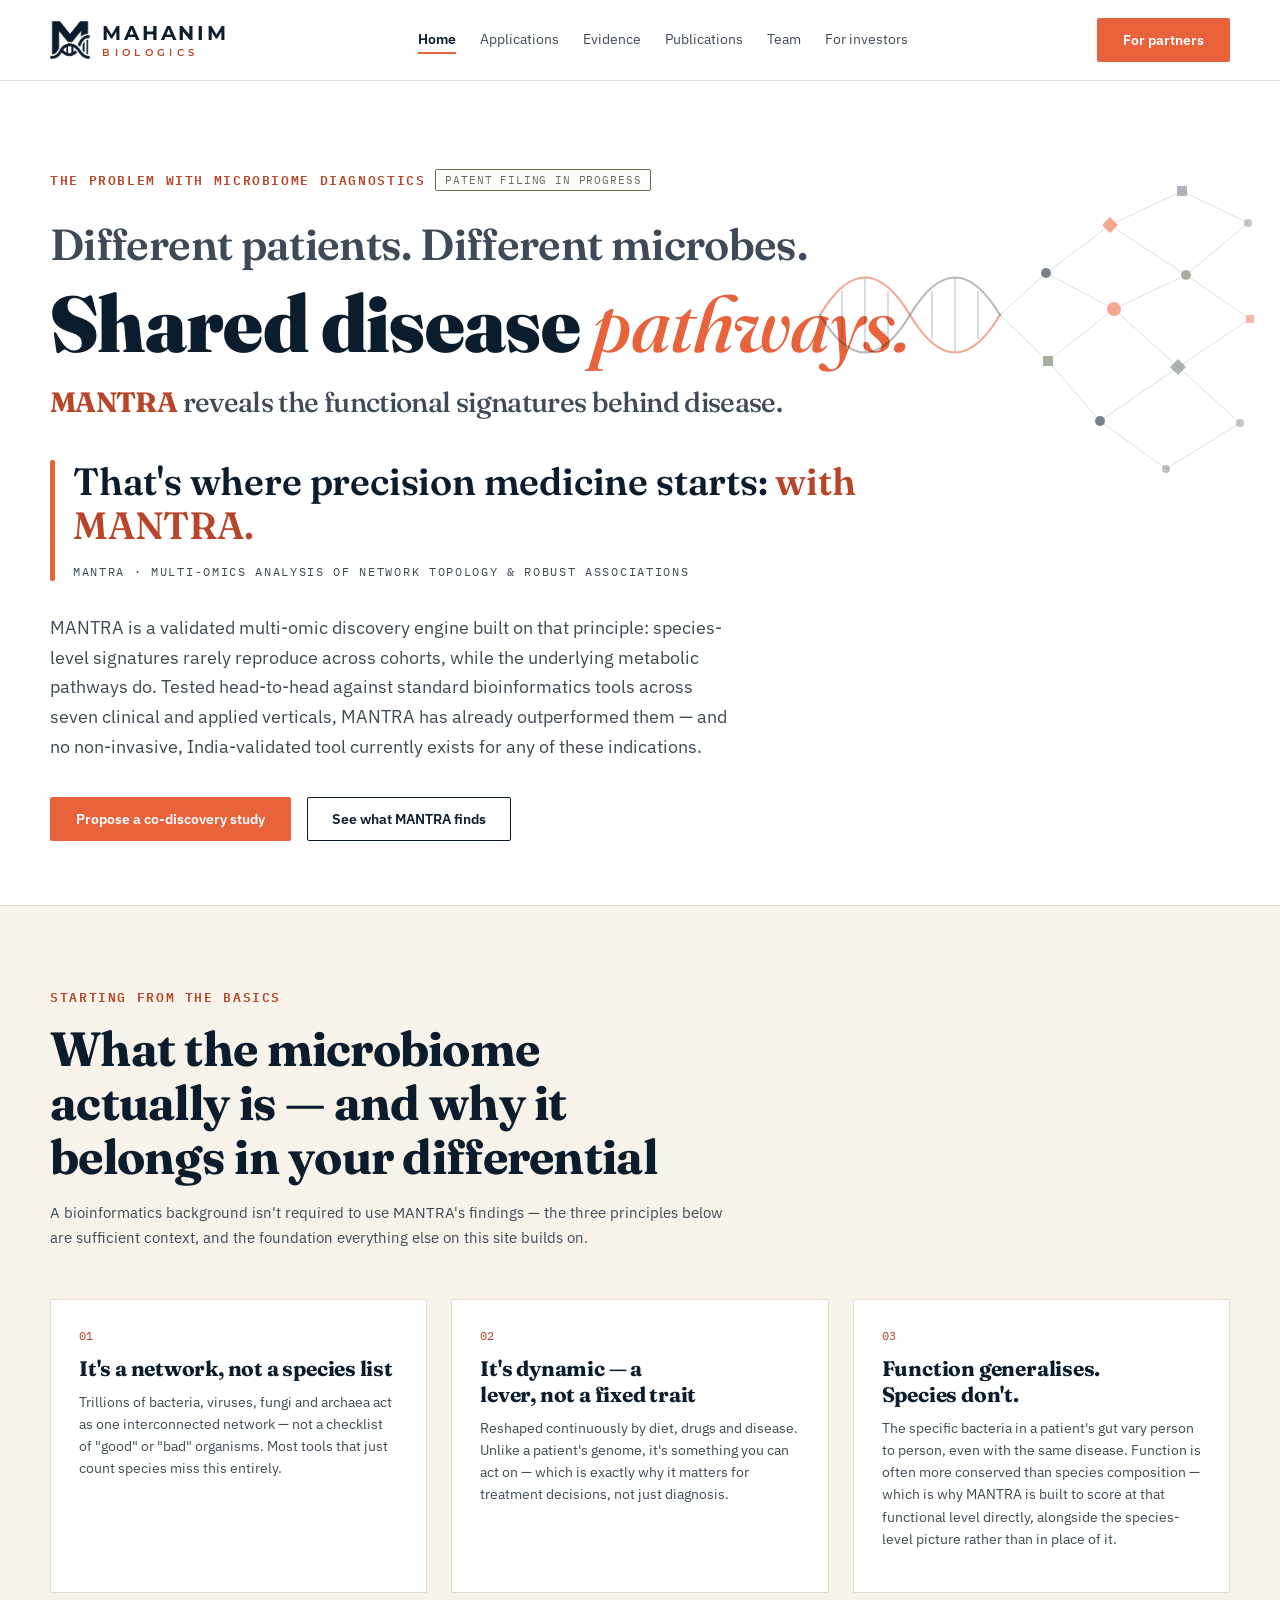
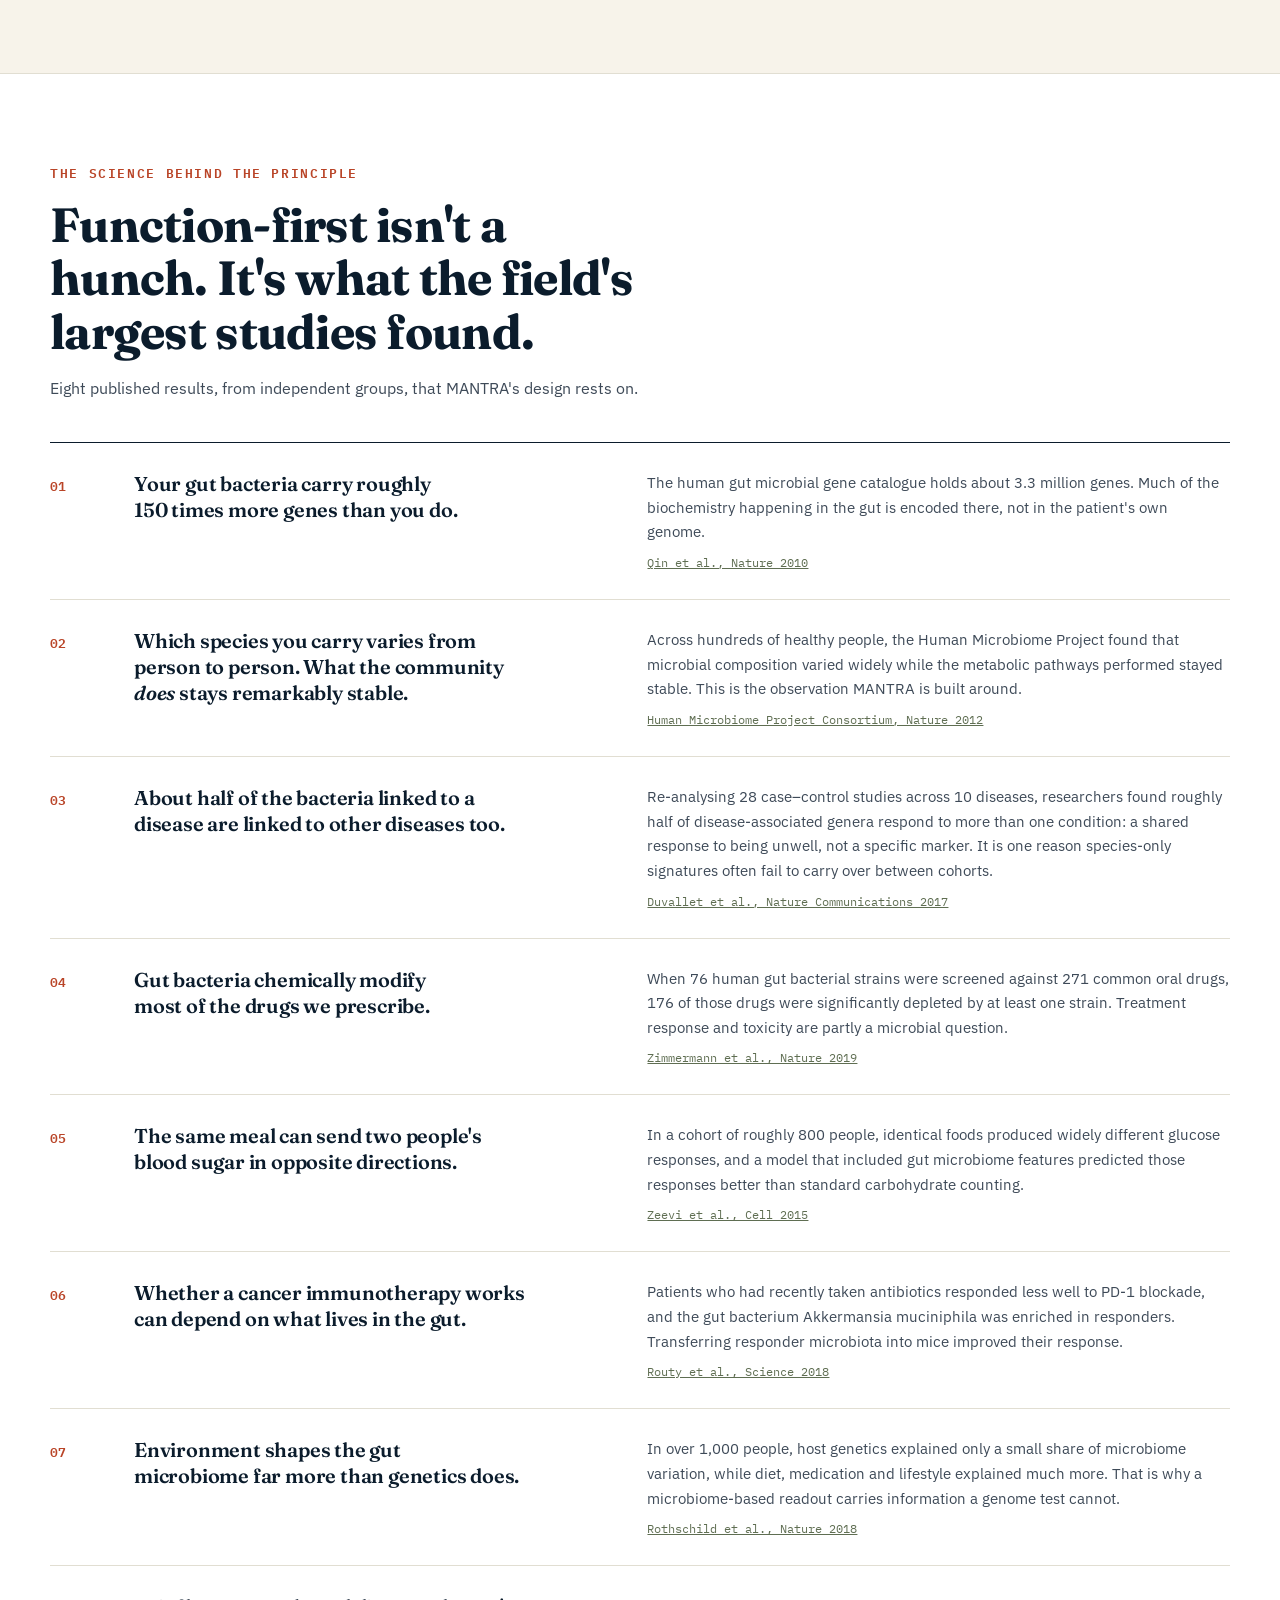
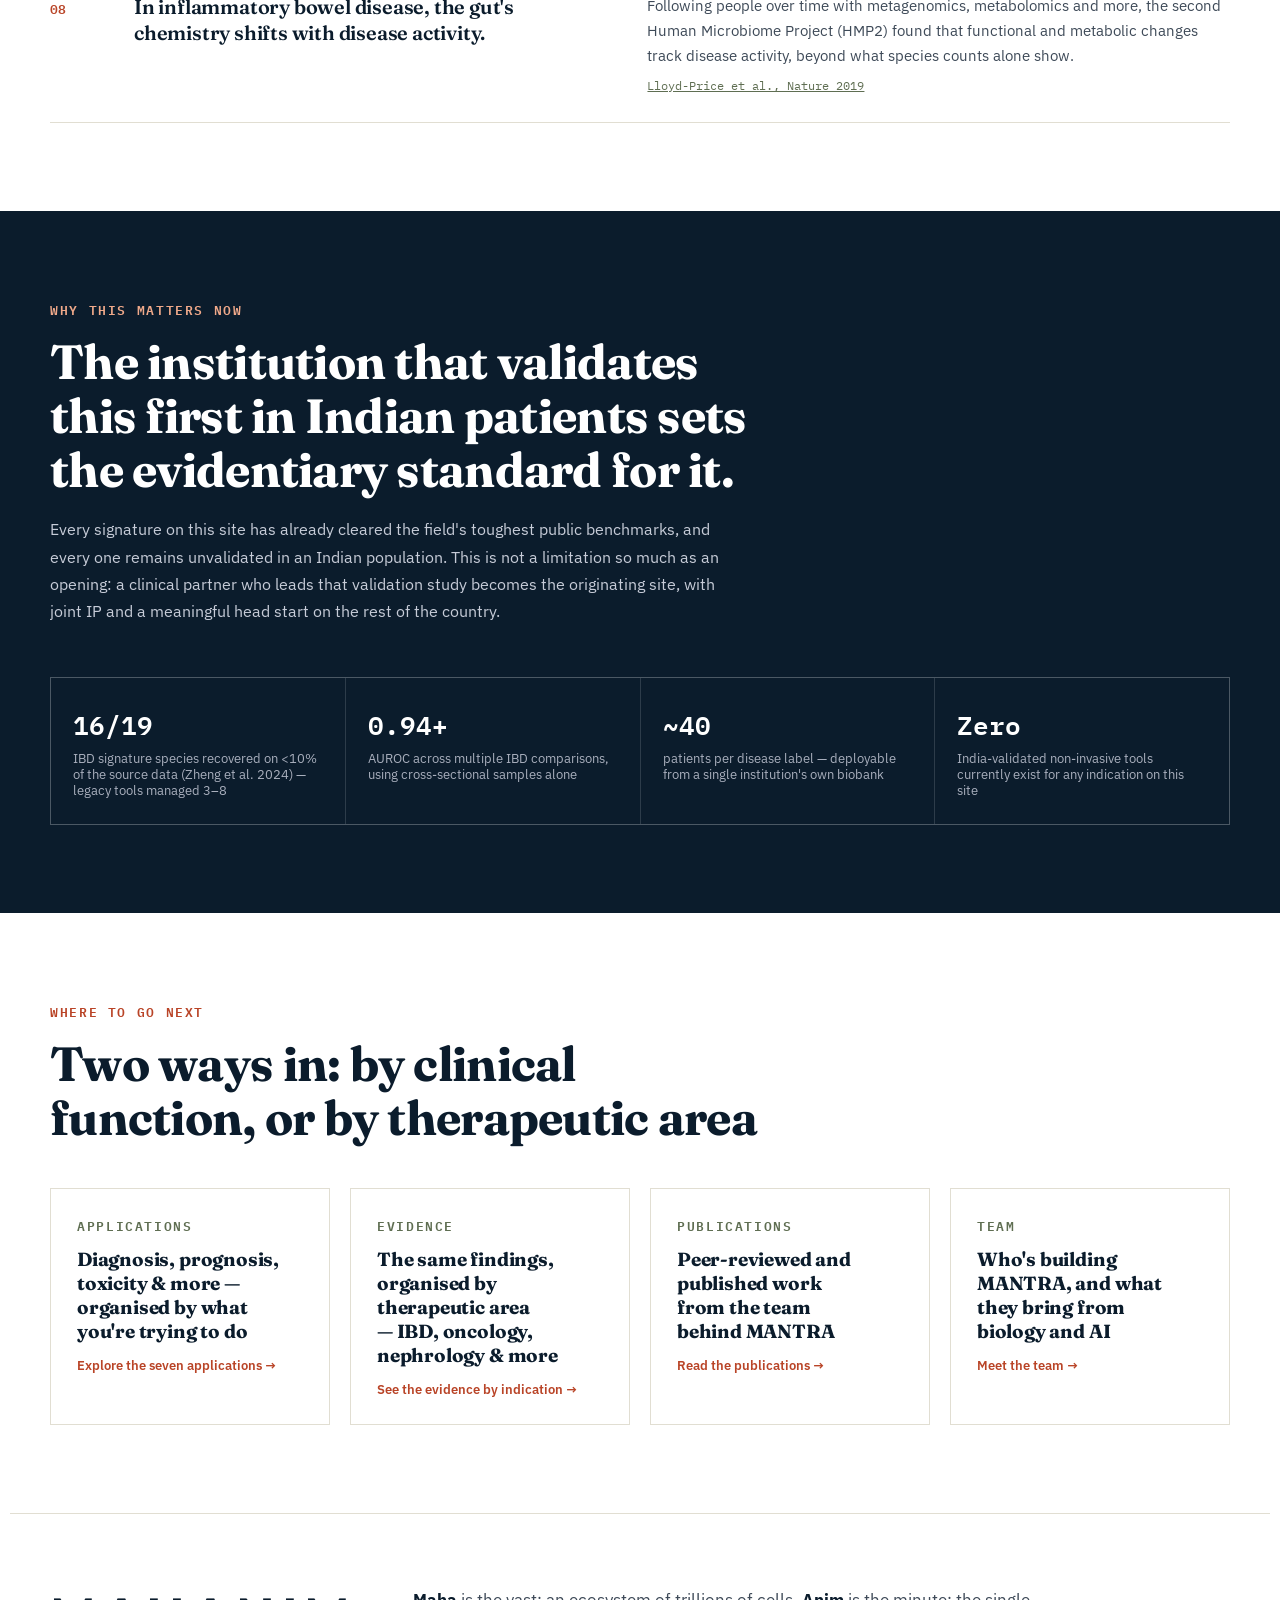
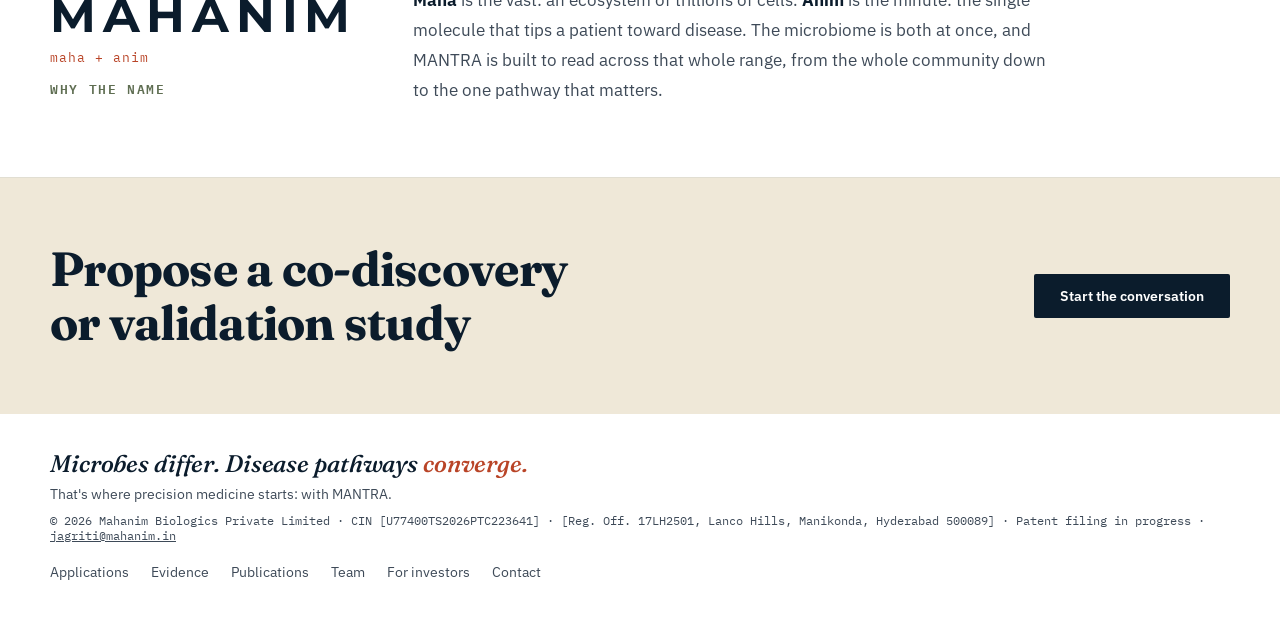
<file: index.html>
<!doctype html>
<html lang="en">
<head>
<meta charset="utf-8">
<meta name="viewport" content="width=device-width, initial-scale=1">
<meta name="description" content="Mahanim Biologics builds MANTRA, a multi-omic discovery engine that finds the functional microbiome signatures behind disease.">
<title>Mahanim Biologics — Microbes differ. Disease pathways converge.</title>
<link rel="icon" type="image/png" href="./assets/mahanim-icon.png">

<link rel="stylesheet" href="https://fonts.googleapis.com/css2?family=Fraunces:ital,opsz,wght@0,9..144,400;0,9..144,600;0,9..144,700;0,9..144,900;1,9..144,500&amp;family=Montserrat:wght@500;600;700;800&amp;family=IBM+Plex+Sans:wght@400;500;600;700&amp;family=IBM+Plex+Mono:wght@400;500;600&amp;display=swap">
<style>
  :root{
    --ink:#0B1C2C; --ink-soft:#3E4A58; --paper:#FFFFFF; --paper-2:#F7F3EA; --paper-3:#EFE8D8;
    --accent:#E8623C; --accent-deep:#B94427; --sage:#5F6E52; --line:#E1DED2; --line-dark:rgba(255,255,255,0.14);
    --font-display:'Fraunces',Georgia,serif; --font-body:'IBM Plex Sans',system-ui,sans-serif; --font-mono:'IBM Plex Mono',ui-monospace,monospace;
  }
  body{margin:0;background:var(--paper);color:var(--ink);font-family:var(--font-body);}
  a{color:inherit;text-decoration:none;}
  h1,h2,h3{font-family:var(--font-display);font-weight:600;margin:0;letter-spacing:-0.01em;}
  h1{font-weight:800;letter-spacing:-0.02em;}
  h2{line-height:1.15;}
  /* type scale */
  h1:not(.hero-title){font-size:clamp(40px,5.6vw,68px) !important;line-height:1.05 !important;}
  h2{font-size:clamp(30px,3.8vw,48px) !important;line-height:1.12 !important;letter-spacing:-0.015em;}
  .eyebrow{font-size:13px;}
  h1,h2,h3{text-wrap:balance;}
  .wordmark{display:flex;flex-direction:column;line-height:1;}
  .wm-main{font-family:'Montserrat',system-ui,sans-serif;font-weight:700;font-size:20px;letter-spacing:0.14em;color:var(--ink);}
  .wm-sub{font-family:'Montserrat',system-ui,sans-serif;font-weight:600;font-size:9.5px;letter-spacing:0.46em;color:var(--accent-deep);margin-top:5px;}
  .tagline{font-family:var(--font-display);font-style:italic;font-weight:500;letter-spacing:-0.005em;}
  .eyebrow{font-family:var(--font-mono);font-size:12.5px;font-weight:600;letter-spacing:0.13em;text-transform:uppercase;color:var(--accent-deep);}
  .nav-link{font-size:13.5px;color:var(--ink-soft);padding:4px 0;border-bottom:2px solid transparent;}
  .nav-link:hover{color:var(--ink);}
  .nav-active{color:var(--ink);font-weight:600;border-bottom:2px solid var(--accent);}
  .btn-primary{background:var(--accent);color:#fff;font-family:var(--font-body);font-weight:600;font-size:14px;padding:13px 26px;border-radius:2px;display:inline-flex;align-items:center;gap:8px;}
  .btn-primary:hover{background:var(--accent-deep);}
  .btn-dark{background:var(--ink);color:#fff;font-family:var(--font-body);font-weight:600;font-size:14px;padding:13px 26px;border-radius:2px;display:inline-flex;align-items:center;gap:8px;}
  .btn-dark:hover{background:#16293C;}
  .btn-ghost{border:1.5px solid var(--ink);color:var(--ink);font-family:var(--font-body);font-weight:600;font-size:14px;padding:11.5px 24px;border-radius:2px;display:inline-flex;align-items:center;gap:8px;}
  .btn-ghost:hover{border-color:var(--accent);color:var(--accent-deep);}
  .card{border:1px solid var(--line);background:var(--paper);transition:border-color .2s ease, transform .2s ease;}
  .card:hover{border-color:var(--accent);transform:translateY(-2px);}
  .sci-row{display:grid;grid-template-columns:56px 1fr 1.2fr;gap:28px;padding:28px 0;border-bottom:1px solid var(--line);align-items:start;}
  .sci-num{font-family:var(--font-mono);font-size:13px;font-weight:600;color:var(--accent-deep);padding-top:4px;}
  @media (max-width:880px){.sci-row{grid-template-columns:1fr !important;gap:10px !important;}}
  .stat-num{font-family:var(--font-mono);font-weight:600;}
  .tag{font-family:var(--font-mono);font-size:10.5px;letter-spacing:0.08em;text-transform:uppercase;border:1px solid var(--sage);color:var(--sage);border-radius:2px;padding:3px 9px;}
  .footer-link:hover{color:var(--accent) !important;}
  @media (max-width:880px){
    .hide-mobile{display:none !important;}
    .stack-mobile{flex-direction:column !important;}
    .grid-mobile-1{grid-template-columns:1fr !important;}
    .grid-mobile-2{grid-template-columns:1fr 1fr !important;}
    .hero-title{font-size:40px !important;}
    .section-pad{padding-left:24px !important;padding-right:24px !important;}
  }
  .show-mobile{display:none;}
  .mnav{position:relative;}
  .mnav summary{list-style:none;cursor:pointer;font-family:var(--font-body);font-size:14px;font-weight:600;color:var(--ink);padding:0 16px;min-height:44px;border:1px solid var(--line);display:flex;align-items:center;gap:8px;box-sizing:border-box;}
  .mnav summary::-webkit-details-marker{display:none;}
  .mnav[open] summary{border-color:var(--ink);}
  .mnav-panel{position:absolute;right:0;top:calc(100% + 8px);background:#fff;border:1px solid var(--line);min-width:220px;display:flex;flex-direction:column;padding:8px 0;box-shadow:0 10px 28px rgba(11,28,44,0.10);}
  .mnav-panel a{padding:13px 20px;font-size:15px;color:var(--ink);}
  .mnav-panel a:hover{background:var(--paper-2);}
  .mnav-panel .mnav-cta{margin:8px 12px 4px;background:var(--accent);color:#fff;font-weight:600;text-align:center;}
  @media (max-width:880px){ .show-mobile{display:block !important;} }
</style>

</head>
<body>

<div style="width:100%;min-height:100vh;">

  <!-- NAV -->
  <div style="position:sticky;top:0;z-index:50;background:rgba(255,255,255,0.94);backdrop-filter:blur(6px);border-bottom:1px solid var(--line);">
    <div style="max-width:1180px;margin:0 auto;display:flex;align-items:center;justify-content:space-between;padding:18px 40px;" class="section-pad">
      <a href="index.html" style="display:flex;align-items:center;gap:12px;" aria-label="Mahanim Biologics home">
        <img src="./assets/mahanim-mark.png" alt="" style="height:38px;width:auto;display:block;">
        <span class="wordmark"><span class="wm-main">MAHANIM</span><span class="wm-sub">BIOLOGICS</span></span>
      </a>
      <div style="display:flex;align-items:center;gap:24px;" class="hide-mobile">
        <a href="index.html" class="nav-link nav-active">Home</a>
        <a href="applications.html" class="nav-link">Applications</a>
        <a href="evidence.html" class="nav-link">Evidence</a>
        <a href="publications.html" class="nav-link">Publications</a>
        <a href="team.html" class="nav-link">Team</a>
        <a href="investors.html" class="nav-link">For investors</a>
      </div>
      <details class="mnav show-mobile"><summary aria-label="Open site menu"><svg width="18" height="18" viewBox="0 0 24 24" fill="none" stroke="currentColor" stroke-width="2" stroke-linecap="round" aria-hidden="true"><path d="M4 7h16M4 12h16M4 17h16"></path></svg>Menu</summary><div class="mnav-panel"><a href="index.html">Home</a><a href="applications.html">Applications</a><a href="evidence.html">Evidence</a><a href="publications.html">Publications</a><a href="team.html">Team</a><a href="investors.html">For investors</a><a href="contact.html" class="mnav-cta">For partners</a></div></details>
      <a href="contact.html" class="btn-primary hide-mobile">For partners</a>
    </div>
  </div>

  <!-- HERO -->
  <div style="max-width:1180px;margin:0 auto;padding:88px 40px 64px;position:relative;" class="section-pad">
    <svg style="position:absolute;top:24px;right:0;width:460px;height:420px;opacity:0.55;" viewBox="0 0 460 420" fill="none" class="hide-mobile" aria-hidden="true">
      <!-- helix entering from the left, unravelling into a network of microbes (circles), metabolites (squares) and enzymes (diamonds) -->
      <g stroke-width="2.2" stroke-linecap="round">
        <path d="M10,210 C40,160 70,160 100,210 S160,260 190,210" stroke="#E8623C"></path>
        <path d="M10,210 C40,260 70,260 100,210 S160,160 190,210" stroke="#0B1C2C" opacity="0.55"></path>
      </g>
      <g stroke="#0B1C2C" stroke-width="1.4" opacity="0.4">
        <line x1="32" y1="186" x2="32" y2="234"></line><line x1="55" y1="173" x2="55" y2="247"></line><line x1="78" y1="186" x2="78" y2="234"></line>
        <line x1="122" y1="186" x2="122" y2="234"></line><line x1="145" y1="173" x2="145" y2="247"></line><line x1="168" y1="186" x2="168" y2="234"></line>
      </g>
      <g stroke="#0B1C2C" stroke-width="0.8" opacity="0.32">
        <line x1="190" y1="210" x2="236" y2="168"></line><line x1="190" y1="210" x2="238" y2="256"></line>
        <line x1="236" y1="168" x2="300" y2="120"></line><line x1="236" y1="168" x2="304" y2="204"></line><line x1="238" y1="256" x2="304" y2="204"></line>
        <line x1="238" y1="256" x2="290" y2="316"></line><line x1="300" y1="120" x2="372" y2="86"></line><line x1="300" y1="120" x2="376" y2="170"></line>
        <line x1="304" y1="204" x2="376" y2="170"></line><line x1="304" y1="204" x2="368" y2="262"></line><line x1="290" y1="316" x2="368" y2="262"></line>
        <line x1="290" y1="316" x2="356" y2="364"></line><line x1="372" y1="86" x2="438" y2="118"></line><line x1="376" y1="170" x2="438" y2="118"></line>
        <line x1="376" y1="170" x2="440" y2="214"></line><line x1="368" y1="262" x2="440" y2="214"></line><line x1="368" y1="262" x2="430" y2="318"></line><line x1="356" y1="364" x2="430" y2="318"></line>
      </g>
      <circle cx="236" cy="168" r="5" fill="#0B1C2C"></circle>
      <rect x="233" y="251" width="10" height="10" fill="#5F6E52"></rect>
      <path d="M300,112 L308,120 L300,128 L292,120 Z" fill="#E8623C"></path>
      <circle cx="304" cy="204" r="7" fill="#E8623C"></circle>
      <circle cx="290" cy="316" r="5" fill="#0B1C2C"></circle>
      <rect x="367" y="81" width="10" height="10" fill="#0B1C2C" opacity="0.6"></rect>
      <circle cx="376" cy="170" r="5" fill="#5F6E52"></circle>
      <path d="M368,254 L376,262 L368,270 L360,262 Z" fill="#0B1C2C" opacity="0.6"></path>
      <circle cx="356" cy="364" r="4" fill="#0B1C2C" opacity="0.5"></circle>
      <circle cx="438" cy="118" r="4" fill="#0B1C2C" opacity="0.45"></circle>
      <rect x="436" y="210" width="8" height="8" fill="#E8623C" opacity="0.8"></rect>
      <circle cx="430" cy="318" r="4" fill="#0B1C2C" opacity="0.45"></circle>
    </svg>

    <div style="display:flex;align-items:center;gap:10px;margin-bottom:28px;flex-wrap:wrap;">
      <div class="eyebrow">The problem with microbiome diagnostics</div>
      <div class="tag">Patent filing in progress</div>
    </div>
    <h1 class="hero-title" style="max-width:920px;margin:0;">
      <span style="display:block;font-size:clamp(26px,3.4vw,44px);line-height:1.15;font-weight:600;color:var(--ink-soft);">Different patients. Different microbes.</span>
      <span style="display:block;font-size:clamp(44px,6.2vw,84px);line-height:1.02;font-weight:900;margin-top:14px;">Shared disease <span style="color:var(--accent);font-style:italic;font-weight:500;white-space:nowrap;">pathways.</span></span>
      <span style="display:block;font-size:clamp(20px,2.2vw,28px);line-height:1.3;font-weight:500;color:var(--ink-soft);margin-top:20px;"><span style="color:var(--accent-deep);font-weight:700;">MANTRA</span> reveals the functional signatures behind disease.</span>
    </h1>
    <div style="display:flex;gap:18px;align-items:stretch;margin-top:40px;max-width:860px;">
      <div style="width:5px;background:var(--accent);flex:none;border-radius:2px;"></div>
      <div>
        <div class="tagline" style="font-size:clamp(24px,3vw,38px);line-height:1.15;font-weight:600;color:var(--ink);font-style:normal;">That's where precision medicine starts: <span style="color:var(--accent-deep);">with MANTRA.</span></div>
        <div style="font-family:var(--font-mono);font-size:12px;letter-spacing:0.14em;text-transform:uppercase;color:var(--ink-soft);margin-top:14px;line-height:1.6;">MANTRA · Multi-OMICs Analysis of Network Topology &amp; Robust Associations</div>
      </div>
    </div>
    <p style="max-width:680px;font-size:18px;line-height:1.65;color:var(--ink-soft);margin-top:32px;">
      MANTRA is a validated multi-omic discovery engine built on that principle:
      species-level signatures rarely reproduce across cohorts, while the underlying
      metabolic pathways do. Tested head-to-head against standard bioinformatics tools
      across seven clinical and applied verticals, MANTRA has already outperformed
      them — and no non-invasive, India-validated tool currently exists for any of
      these indications.
    </p>
    <div style="display:flex;gap:16px;margin-top:36px;" class="stack-mobile">
      <a href="contact.html" class="btn-primary">Propose a co-discovery study</a>
      <a href="applications.html" class="btn-ghost">See what MANTRA finds</a>
    </div>
  </div>

  <!-- BUILD FROM BASICS -->
  <div style="background:var(--paper-2);padding:80px 40px;border-top:1px solid var(--line);border-bottom:1px solid var(--line);" class="section-pad">
    <div style="max-width:1180px;margin:0 auto;">
      <div class="eyebrow">Starting from the basics</div>
      <h2 style="font-size:clamp(32px,4vw,48px);font-weight:700;margin-top:14px;max-width:680px;">What the microbiome actually is — and why it belongs in your differential</h2>
      <p style="max-width:680px;color:var(--ink-soft);font-size:15px;line-height:1.7;margin-top:16px;">
        A bioinformatics background isn't required to use MANTRA's findings — the three
        principles below are sufficient context, and the foundation everything else on
        this site builds on.
      </p>

      <div style="display:grid;grid-template-columns:repeat(3,1fr);gap:24px;margin-top:48px;" class="grid-mobile-1">
        <div class="card" style="padding:28px;">
          <div style="font-family:var(--font-mono);font-size:12px;color:var(--accent-deep);">01</div>
          <h3 style="font-size:21px;font-weight:700;margin-top:12px;">It's a network, not a species list</h3>
          <p style="font-size:13.5px;color:var(--ink-soft);margin-top:10px;line-height:1.65;">Trillions of bacteria, viruses, fungi and archaea act as one interconnected network — not a checklist of "good" or "bad" organisms. Most tools that just count species miss this entirely.</p>
        </div>
        <div class="card" style="padding:28px;">
          <div style="font-family:var(--font-mono);font-size:12px;color:var(--accent-deep);">02</div>
          <h3 style="font-size:21px;font-weight:700;margin-top:12px;">It's dynamic — a lever, not a fixed trait</h3>
          <p style="font-size:13.5px;color:var(--ink-soft);margin-top:10px;line-height:1.65;">Reshaped continuously by diet, drugs and disease. Unlike a patient's genome, it's something you can act on — which is exactly why it matters for treatment decisions, not just diagnosis.</p>
        </div>
        <div class="card" style="padding:28px;">
          <div style="font-family:var(--font-mono);font-size:12px;color:var(--accent-deep);">03</div>
          <h3 style="font-size:21px;font-weight:700;margin-top:12px;">Function generalises. Species don't.</h3>
          <p style="font-size:13.5px;color:var(--ink-soft);margin-top:10px;line-height:1.65;">The specific bacteria in a patient's gut vary person to person, even with the same disease. Function is often more conserved than species composition — which is why MANTRA is built to score at that functional level directly, alongside the species-level picture rather than in place of it.</p>
        </div>
      </div>
    </div>
  </div>

  <!-- THE SCIENCE BEHIND THE PRINCIPLE -->
  <div style="max-width:1180px;margin:0 auto;padding:88px 40px;" class="section-pad">
    <div class="eyebrow">The science behind the principle</div>
    <h2 style="font-size:clamp(32px,4vw,48px);font-weight:700;margin-top:14px;max-width:820px;">Function-first isn't a hunch. It's what the field's largest studies found.</h2>
    <p style="max-width:700px;color:var(--ink-soft);font-size:16px;line-height:1.7;margin-top:16px;">
      Eight published results, from independent groups, that MANTRA's design rests on.
    </p>
    <div style="margin-top:40px;border-top:1px solid var(--ink);">
      <div class="sci-row">
        <div class="sci-num">01</div>
        <div class="sci-head"><h3 style="font-size:20px;font-weight:600;line-height:1.3;">Your gut bacteria carry roughly 150 times more genes than you do.</h3></div>
        <div class="sci-body"><p style="font-size:14.5px;color:var(--ink-soft);line-height:1.7;margin:0;">The human gut microbial gene catalogue holds about 3.3 million genes. Much of the biochemistry happening in the gut is encoded there, not in the patient's own genome.</p>
          <a href="https://doi.org/10.1038/nature08821" target="_blank" style="display:inline-block;font-family:var(--font-mono);font-size:11.5px;color:var(--sage);margin-top:10px;text-decoration:underline;">Qin et al., Nature 2010</a></div>
      </div>
      <div class="sci-row">
        <div class="sci-num">02</div>
        <div class="sci-head"><h3 style="font-size:20px;font-weight:600;line-height:1.3;">Which species you carry varies from person to person. What the community <em>does</em> stays remarkably stable.</h3></div>
        <div class="sci-body"><p style="font-size:14.5px;color:var(--ink-soft);line-height:1.7;margin:0;">Across hundreds of healthy people, the Human Microbiome Project found that microbial composition varied widely while the metabolic pathways performed stayed stable. This is the observation MANTRA is built around.</p>
          <a href="https://doi.org/10.1038/nature11234" target="_blank" style="display:inline-block;font-family:var(--font-mono);font-size:11.5px;color:var(--sage);margin-top:10px;text-decoration:underline;">Human Microbiome Project Consortium, Nature 2012</a></div>
      </div>
      <div class="sci-row">
        <div class="sci-num">03</div>
        <div class="sci-head"><h3 style="font-size:20px;font-weight:600;line-height:1.3;">About half of the bacteria linked to a disease are linked to other diseases too.</h3></div>
        <div class="sci-body"><p style="font-size:14.5px;color:var(--ink-soft);line-height:1.7;margin:0;">Re-analysing 28 case–control studies across 10 diseases, researchers found roughly half of disease-associated genera respond to more than one condition: a shared response to being unwell, not a specific marker. It is one reason species-only signatures often fail to carry over between cohorts.</p>
          <a href="https://doi.org/10.1038/s41467-017-01973-8" target="_blank" style="display:inline-block;font-family:var(--font-mono);font-size:11.5px;color:var(--sage);margin-top:10px;text-decoration:underline;">Duvallet et al., Nature Communications 2017</a></div>
      </div>
      <div class="sci-row">
        <div class="sci-num">04</div>
        <div class="sci-head"><h3 style="font-size:20px;font-weight:600;line-height:1.3;">Gut bacteria chemically modify most of the drugs we prescribe.</h3></div>
        <div class="sci-body"><p style="font-size:14.5px;color:var(--ink-soft);line-height:1.7;margin:0;">When 76 human gut bacterial strains were screened against 271 common oral drugs, 176 of those drugs were significantly depleted by at least one strain. Treatment response and toxicity are partly a microbial question.</p>
          <a href="https://doi.org/10.1038/s41586-019-1291-3" target="_blank" style="display:inline-block;font-family:var(--font-mono);font-size:11.5px;color:var(--sage);margin-top:10px;text-decoration:underline;">Zimmermann et al., Nature 2019</a></div>
      </div>
      <div class="sci-row">
        <div class="sci-num">05</div>
        <div class="sci-head"><h3 style="font-size:20px;font-weight:600;line-height:1.3;">The same meal can send two people's blood sugar in opposite directions.</h3></div>
        <div class="sci-body"><p style="font-size:14.5px;color:var(--ink-soft);line-height:1.7;margin:0;">In a cohort of roughly 800 people, identical foods produced widely different glucose responses, and a model that included gut microbiome features predicted those responses better than standard carbohydrate counting.</p>
          <a href="https://doi.org/10.1016/j.cell.2015.11.001" target="_blank" style="display:inline-block;font-family:var(--font-mono);font-size:11.5px;color:var(--sage);margin-top:10px;text-decoration:underline;">Zeevi et al., Cell 2015</a></div>
      </div>
      <div class="sci-row">
        <div class="sci-num">06</div>
        <div class="sci-head"><h3 style="font-size:20px;font-weight:600;line-height:1.3;">Whether a cancer immunotherapy works can depend on what lives in the gut.</h3></div>
        <div class="sci-body"><p style="font-size:14.5px;color:var(--ink-soft);line-height:1.7;margin:0;">Patients who had recently taken antibiotics responded less well to PD-1 blockade, and the gut bacterium Akkermansia muciniphila was enriched in responders. Transferring responder microbiota into mice improved their response.</p>
          <a href="https://doi.org/10.1126/science.aan3706" target="_blank" style="display:inline-block;font-family:var(--font-mono);font-size:11.5px;color:var(--sage);margin-top:10px;text-decoration:underline;">Routy et al., Science 2018</a></div>
      </div>
      <div class="sci-row">
        <div class="sci-num">07</div>
        <div class="sci-head"><h3 style="font-size:20px;font-weight:600;line-height:1.3;">Environment shapes the gut microbiome far more than genetics does.</h3></div>
        <div class="sci-body"><p style="font-size:14.5px;color:var(--ink-soft);line-height:1.7;margin:0;">In over 1,000 people, host genetics explained only a small share of microbiome variation, while diet, medication and lifestyle explained much more. That is why a microbiome-based readout carries information a genome test cannot.</p>
          <a href="https://doi.org/10.1038/nature25973" target="_blank" style="display:inline-block;font-family:var(--font-mono);font-size:11.5px;color:var(--sage);margin-top:10px;text-decoration:underline;">Rothschild et al., Nature 2018</a></div>
      </div>
      <div class="sci-row">
        <div class="sci-num">08</div>
        <div class="sci-head"><h3 style="font-size:20px;font-weight:600;line-height:1.3;">In inflammatory bowel disease, the gut's chemistry shifts with disease activity.</h3></div>
        <div class="sci-body"><p style="font-size:14.5px;color:var(--ink-soft);line-height:1.7;margin:0;">Following people over time with metagenomics, metabolomics and more, the second Human Microbiome Project (HMP2) found that functional and metabolic changes track disease activity, beyond what species counts alone show.</p>
          <a href="https://doi.org/10.1038/s41586-019-1237-9" target="_blank" style="display:inline-block;font-family:var(--font-mono);font-size:11.5px;color:var(--sage);margin-top:10px;text-decoration:underline;">Lloyd-Price et al., Nature 2019</a></div>
      </div>
    </div>
  </div>

  <!-- WHY YOU NEED TO WORK WITH US -->
  <div style="background:var(--ink);color:#fff;padding:88px 40px;" class="section-pad">
    <div style="max-width:1180px;margin:0 auto;">
      <div class="eyebrow" style="color:#F0A98A;">Why this matters now</div>
      <h2 style="font-size:clamp(32px,4.2vw,50px);font-weight:700;margin-top:14px;color:#fff;max-width:760px;">
        The institution that validates this first in Indian patients sets the evidentiary standard for it.
      </h2>
      <p style="max-width:700px;color:#C7CCD8;font-size:15.5px;line-height:1.75;margin-top:20px;">
        Every signature on this site has already cleared the field's toughest public
        benchmarks, and every one remains unvalidated in an Indian population. This is
        not a limitation so much as an opening: a clinical partner who leads that
        validation study becomes the originating site, with joint IP and a meaningful
        head start on the rest of the country.
      </p>

      <div style="display:grid;grid-template-columns:repeat(4,1fr);gap:1px;background:rgba(255,255,255,0.14);margin-top:52px;border:1px solid rgba(255,255,255,0.14);" class="grid-mobile-1">
        <div style="background:var(--ink);padding:26px 22px;">
          <div class="stat-num" style="font-size:26px;">16/19</div>
          <div style="font-size:12.5px;color:#A9AFBD;margin-top:6px;">IBD signature species recovered on &lt;10% of the source data (Zheng et al. 2024) — legacy tools managed 3–8</div>
        </div>
        <div style="background:var(--ink);padding:26px 22px;">
          <div class="stat-num" style="font-size:26px;">0.94+</div>
          <div style="font-size:12.5px;color:#A9AFBD;margin-top:6px;">AUROC across multiple IBD comparisons, using cross-sectional samples alone</div>
        </div>
        <div style="background:var(--ink);padding:26px 22px;">
          <div class="stat-num" style="font-size:26px;">~40</div>
          <div style="font-size:12.5px;color:#A9AFBD;margin-top:6px;">patients per disease label — deployable from a single institution's own biobank</div>
        </div>
        <div style="background:var(--ink);padding:26px 22px;">
          <div class="stat-num" style="font-size:26px;">Zero</div>
          <div style="font-size:12.5px;color:#A9AFBD;margin-top:6px;">India-validated non-invasive tools currently exist for any indication on this site</div>
        </div>
      </div>
    </div>
  </div>

  <!-- EXPLORE -->
  <div style="max-width:1180px;margin:0 auto;padding:88px 40px;" class="section-pad">
    <div class="eyebrow">Where to go next</div>
    <h2 style="font-size:clamp(32px,4vw,48px);font-weight:700;margin-top:14px;max-width:760px;">Two ways in: by clinical function, or by therapeutic area</h2>
    <div style="display:grid;grid-template-columns:repeat(4,1fr);gap:20px;margin-top:44px;" class="grid-mobile-1">
      <a href="applications.html" class="card" style="padding:26px;display:block;">
        <div class="eyebrow" style="color:var(--sage);">Applications</div>
        <h3 style="font-size:19px;font-weight:700;margin-top:10px;">Diagnosis, prognosis, toxicity &amp; more — organised by what you're trying to do</h3>
        <div style="font-size:13px;color:var(--accent-deep);margin-top:14px;font-weight:600;">Explore the seven applications →</div>
      </a>
      <a href="evidence.html" class="card" style="padding:26px;display:block;">
        <div class="eyebrow" style="color:var(--sage);">Evidence</div>
        <h3 style="font-size:19px;font-weight:700;margin-top:10px;">The same findings, organised by therapeutic area — IBD, oncology, nephrology &amp; more</h3>
        <div style="font-size:13px;color:var(--accent-deep);margin-top:14px;font-weight:600;">See the evidence by indication →</div>
      </a>
      <a href="publications.html" class="card" style="padding:26px;display:block;">
        <div class="eyebrow" style="color:var(--sage);">Publications</div>
        <h3 style="font-size:19px;font-weight:700;margin-top:10px;">Peer-reviewed and published work from the team behind MANTRA</h3>
        <div style="font-size:13px;color:var(--accent-deep);margin-top:14px;font-weight:600;">Read the publications →</div>
      </a>
      <a href="team.html" class="card" style="padding:26px;display:block;">
        <div class="eyebrow" style="color:var(--sage);">Team</div>
        <h3 style="font-size:19px;font-weight:700;margin-top:10px;">Who's building MANTRA, and what they bring from biology and AI</h3>
        <div style="font-size:13px;color:var(--accent-deep);margin-top:14px;font-weight:600;">Meet the team →</div>
      </a>
    </div>
  </div>

  <!-- THE NAME -->
  <div style="max-width:1180px;margin:0 auto;padding:72px 40px;border-top:1px solid var(--line);" class="section-pad">
    <div style="display:flex;gap:56px;align-items:center;" class="stack-mobile">
      <div style="flex:none;">
        <div style="font-family:'Montserrat',system-ui,sans-serif;font-weight:700;font-size:clamp(34px,4vw,48px);letter-spacing:0.14em;line-height:1;">MAHANIM</div>
        <div style="font-family:var(--font-mono);font-size:13px;color:var(--accent-deep);margin-top:10px;letter-spacing:0.08em;">maha + anim</div>
        <div class="eyebrow" style="margin-top:12px;color:var(--sage);">Why the name</div>
      </div>
      <p style="font-size:17px;color:var(--ink-soft);line-height:1.75;max-width:640px;margin:0;">
        <strong style="color:var(--ink);">Maha</strong> is the vast: an ecosystem of trillions of cells.
        <strong style="color:var(--ink);">Anim</strong> is the minute: the single molecule that tips a patient
        toward disease. The microbiome is both at once, and MANTRA is built to read across
        that whole range, from the whole community down to the one pathway that matters.
      </p>
    </div>
  </div>

  <!-- CTA BAND -->
  <div style="background:var(--paper-3);padding:64px 40px;border-top:1px solid var(--line);" class="section-pad">
    <div style="max-width:1180px;margin:0 auto;display:flex;justify-content:space-between;align-items:center;gap:24px;flex-wrap:wrap;">
      <h2 style="font-size:clamp(26px,3vw,36px);font-weight:700;max-width:520px;">Propose a co-discovery or validation study</h2>
      <a href="contact.html" class="btn-dark">Start the conversation</a>
    </div>
  </div>

  <!-- FOOTER -->
  <div style="padding:36px 40px;" class="section-pad">
    <div style="max-width:1180px;margin:0 auto;display:flex;justify-content:space-between;align-items:center;flex-wrap:wrap;gap:16px;">
      <div><div class="tagline" style="font-size:24px;line-height:1.2;color:var(--ink);">Microbes differ. Disease pathways <span style="color:var(--accent-deep);">converge.</span></div><div style="font-size:14px;color:var(--ink-soft);margin:6px 0 10px;">That's where precision medicine starts: with MANTRA.</div><div style="font-family:var(--font-mono);font-size:11.5px;color:var(--ink-soft);">© 2026 Mahanim Biologics Private Limited · CIN [U77400TS2026PTC223641] · [Reg. Off. 17LH2501, Lanco Hills, Manikonda, Hyderabad 500089] · Patent filing in progress · <a href="mailto:jagriti@mahanim.in" style="text-decoration:underline;">jagriti@mahanim.in</a></div></div>
      <div style="display:flex;gap:22px;flex-wrap:wrap;">
        <a href="applications.html" class="nav-link footer-link">Applications</a>
        <a href="evidence.html" class="nav-link footer-link">Evidence</a>
        <a href="publications.html" class="nav-link footer-link">Publications</a>
        <a href="team.html" class="nav-link footer-link">Team</a>
        <a href="investors.html" class="nav-link footer-link">For investors</a>
        <a href="contact.html" class="nav-link footer-link">Contact</a>
      </div>
    </div>
  </div>

</div>

</body>
</html>
</file>
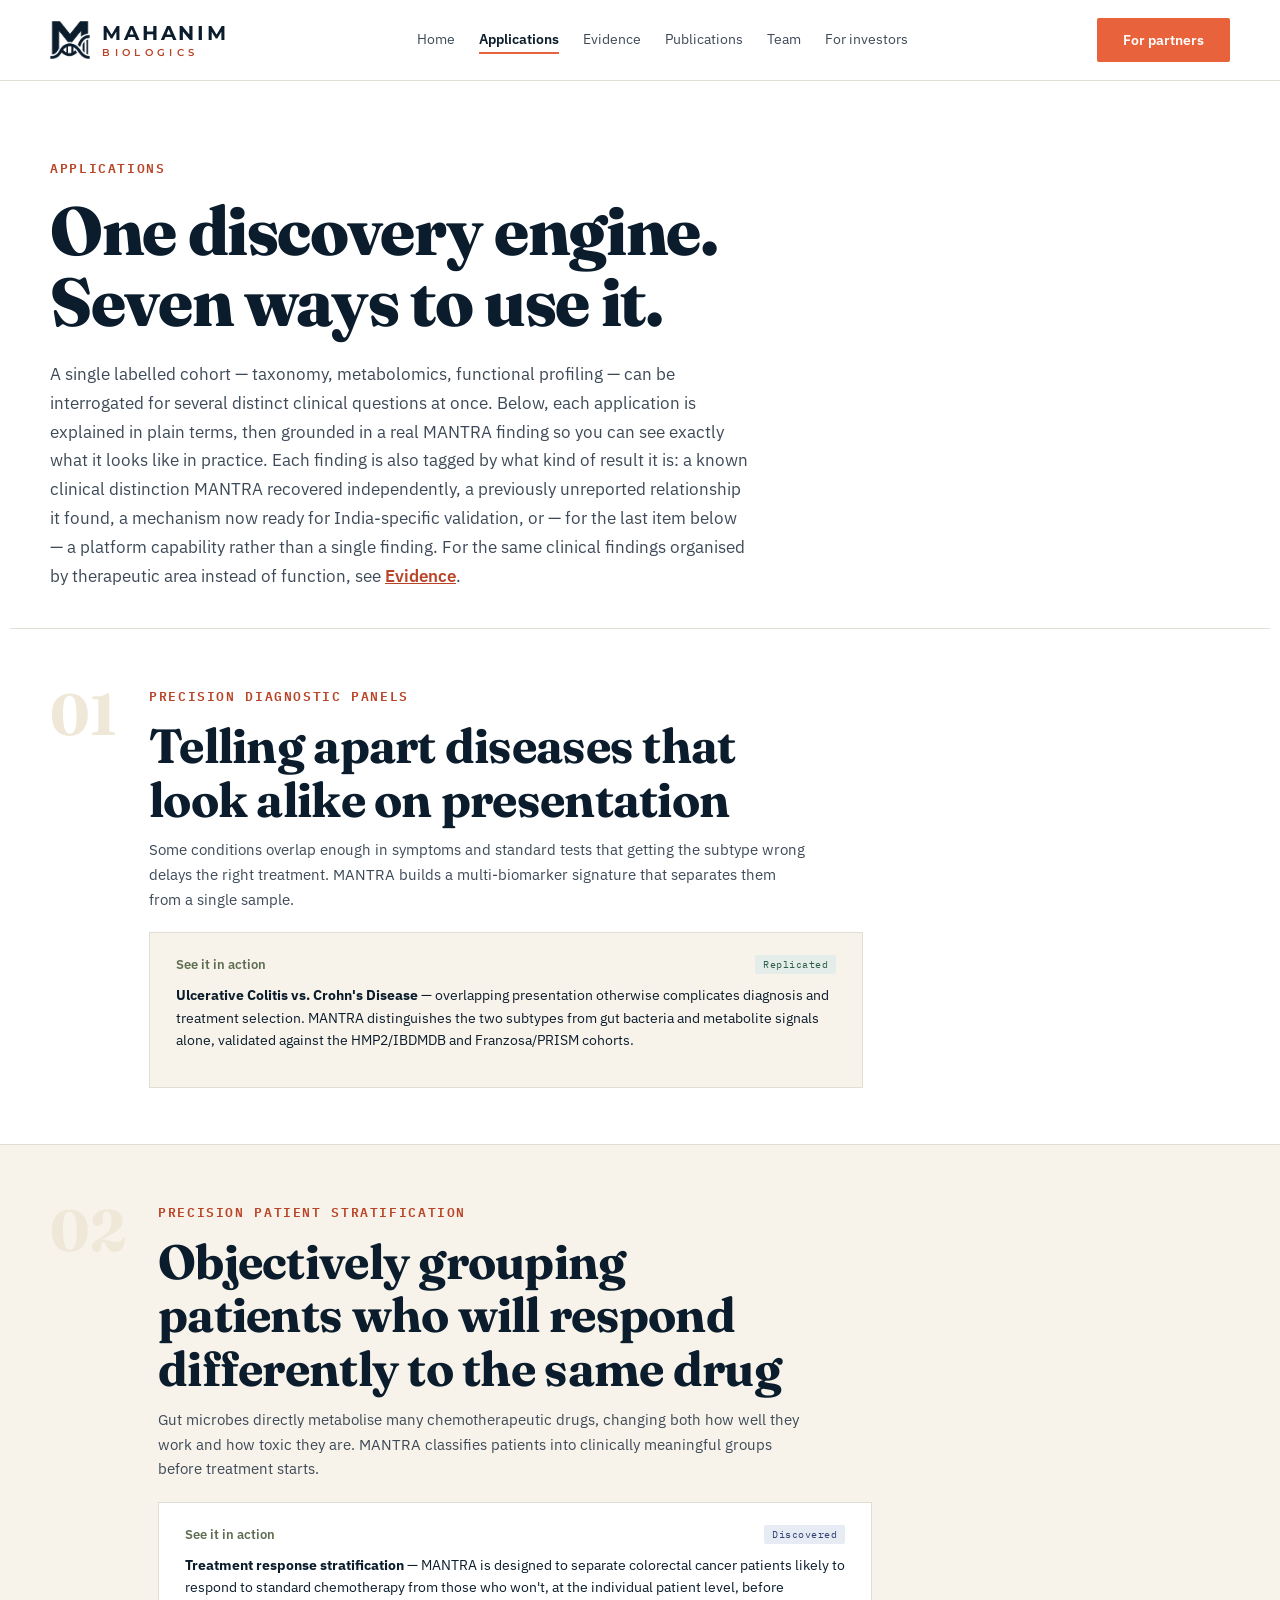
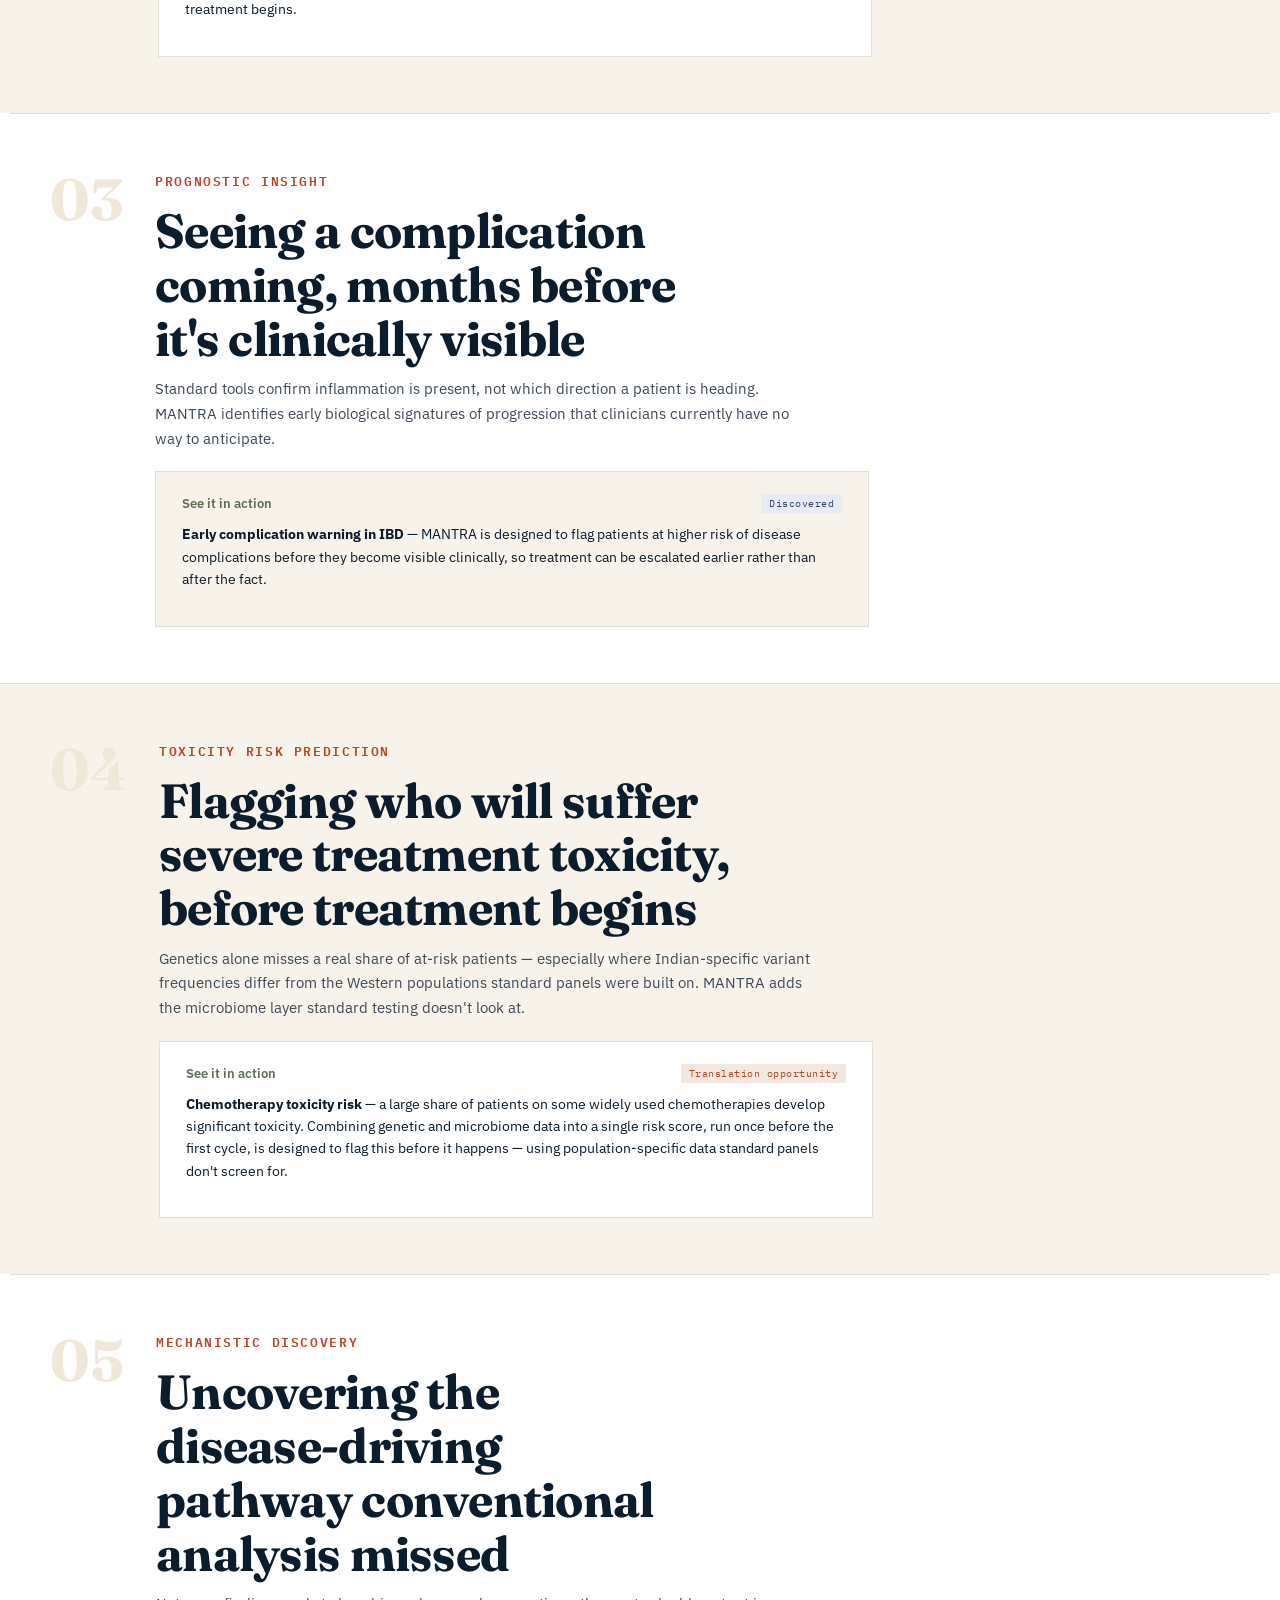
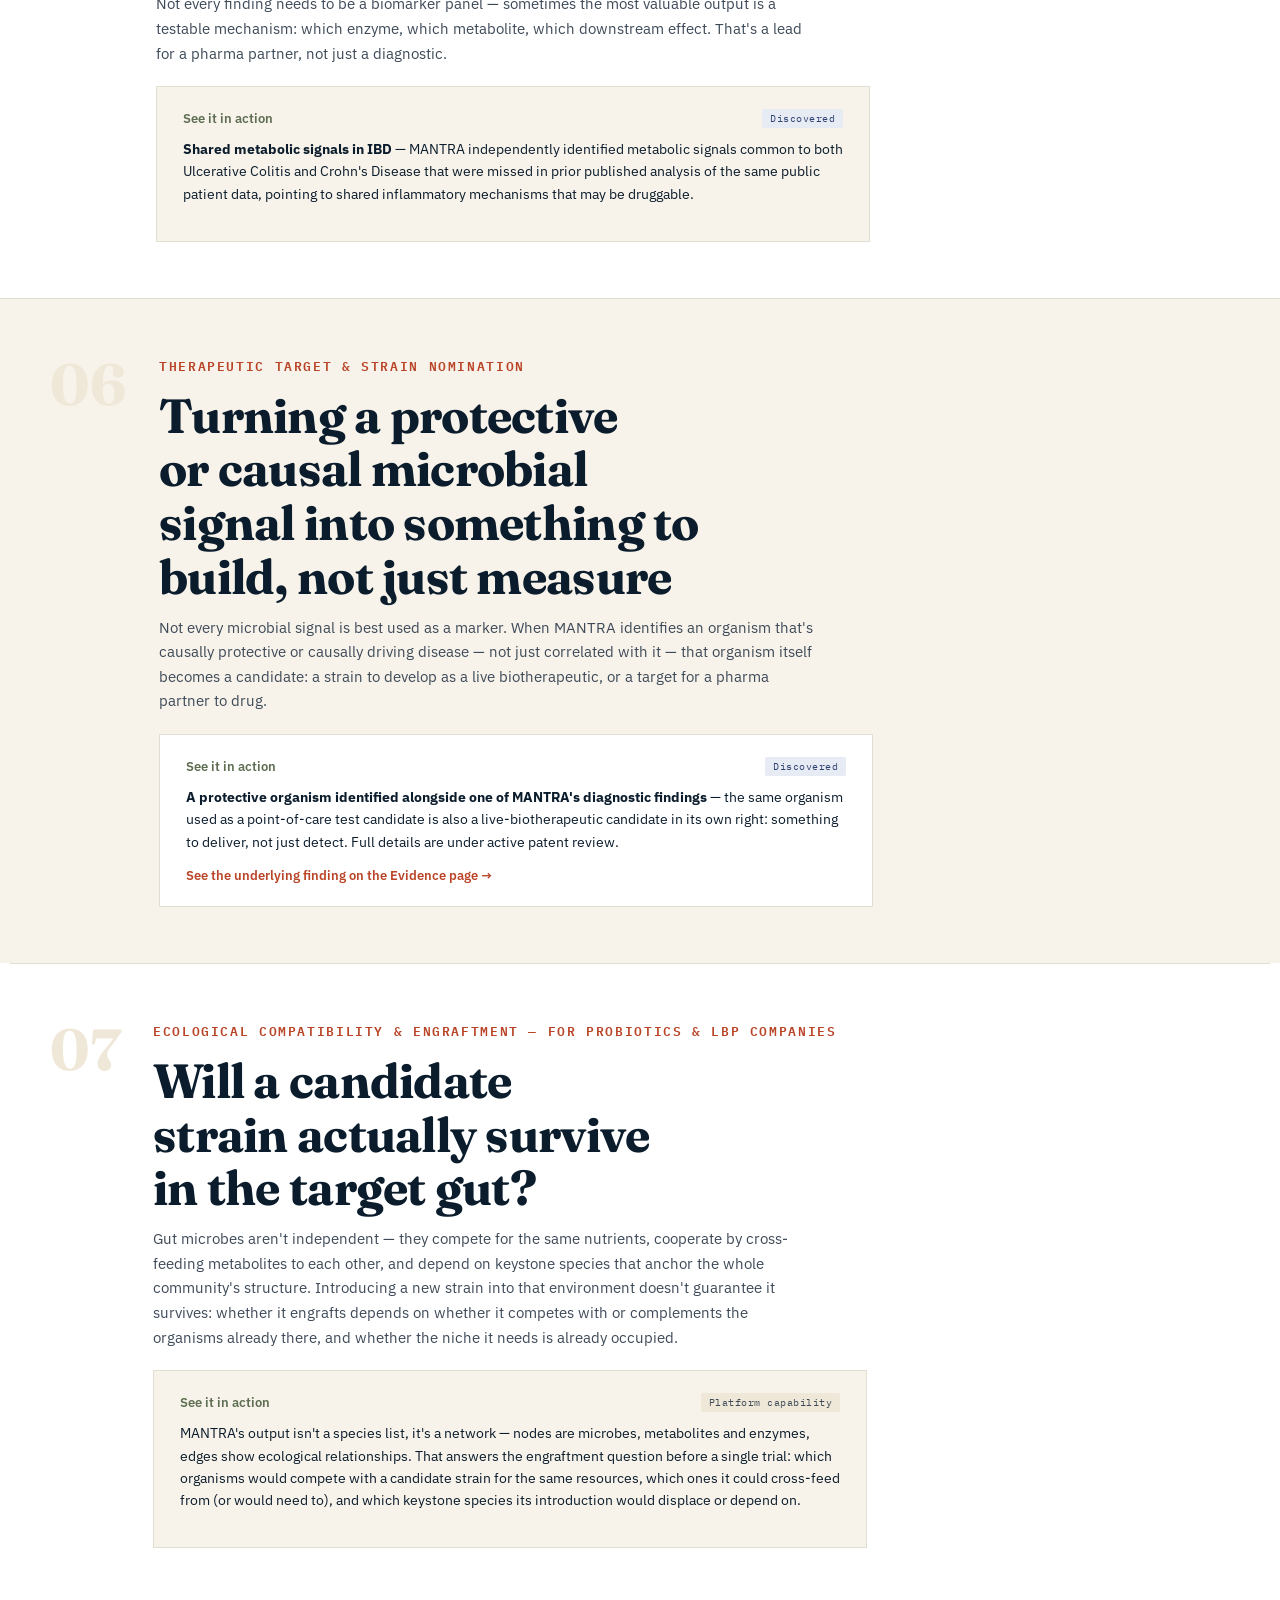
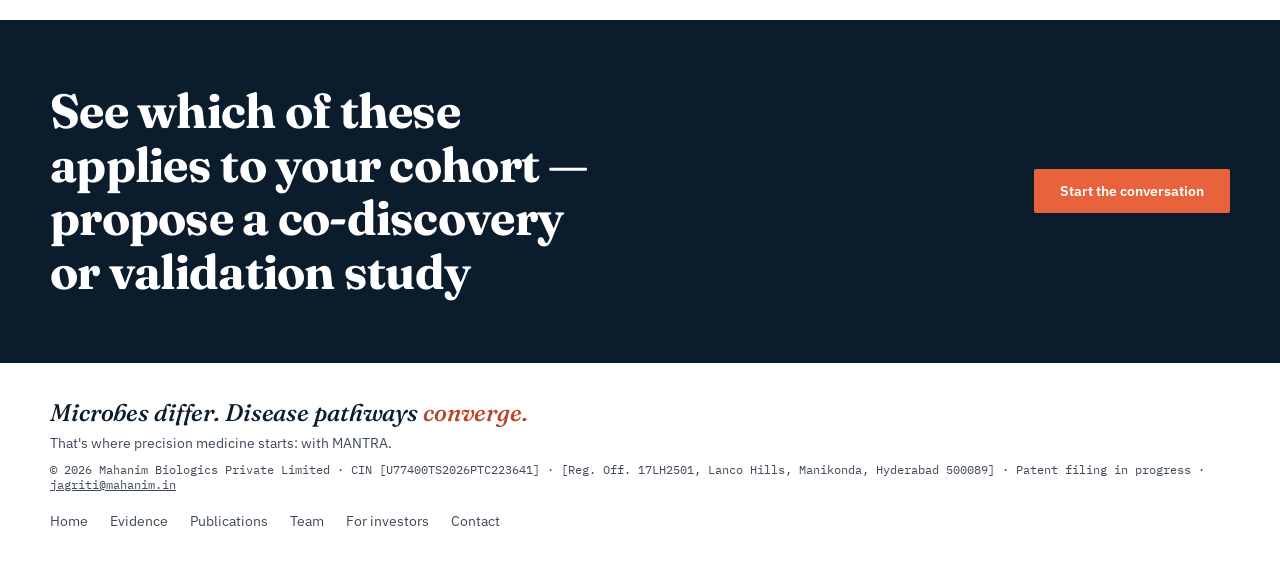
<file: applications.html>
<!doctype html>
<html lang="en">
<head>
<meta charset="utf-8">
<meta name="viewport" content="width=device-width, initial-scale=1">
<meta name="description" content="Seven ways to use MANTRA: diagnostic panels, stratification, prognosis, toxicity risk, mechanism discovery, target nomination and engraftment.">
<title>Applications — Mahanim Biologics</title>
<link rel="icon" type="image/png" href="./assets/mahanim-icon.png">

<link rel="stylesheet" href="https://fonts.googleapis.com/css2?family=Fraunces:ital,opsz,wght@0,9..144,400;0,9..144,600;0,9..144,700;0,9..144,900;1,9..144,500&amp;family=Montserrat:wght@500;600;700;800&amp;family=IBM+Plex+Sans:wght@400;500;600;700&amp;family=IBM+Plex+Mono:wght@400;500;600&amp;display=swap">
<style>
  :root{
    --ink:#0B1C2C; --ink-soft:#3E4A58; --paper:#FFFFFF; --paper-2:#F7F3EA; --paper-3:#EFE8D8;
    --accent:#E8623C; --accent-deep:#B94427; --sage:#5F6E52; --line:#E1DED2;
    --font-display:'Fraunces',Georgia,serif; --font-body:'IBM Plex Sans',system-ui,sans-serif; --font-mono:'IBM Plex Mono',ui-monospace,monospace;
  }
  body{margin:0;background:var(--paper);color:var(--ink);font-family:var(--font-body);}
  a{color:inherit;text-decoration:none;}
  h1,h2,h3{font-family:var(--font-display);font-weight:600;margin:0;letter-spacing:-0.01em;}
  h1{font-weight:800;letter-spacing:-0.02em;}
  h2{line-height:1.15;}
  /* type scale */
  h1:not(.hero-title){font-size:clamp(40px,5.6vw,68px) !important;line-height:1.05 !important;}
  h2{font-size:clamp(30px,3.8vw,48px) !important;line-height:1.12 !important;letter-spacing:-0.015em;}
  .eyebrow{font-size:13px;}
  h1,h2,h3{text-wrap:balance;}
  .wordmark{display:flex;flex-direction:column;line-height:1;}
  .wm-main{font-family:'Montserrat',system-ui,sans-serif;font-weight:700;font-size:20px;letter-spacing:0.14em;color:var(--ink);}
  .wm-sub{font-family:'Montserrat',system-ui,sans-serif;font-weight:600;font-size:9.5px;letter-spacing:0.46em;color:var(--accent-deep);margin-top:5px;}
  .tagline{font-family:var(--font-display);font-style:italic;font-weight:500;letter-spacing:-0.005em;}
  .eyebrow{font-family:var(--font-mono);font-size:12.5px;font-weight:600;letter-spacing:0.13em;text-transform:uppercase;color:var(--accent-deep);}
  .nav-link{font-size:13.5px;color:var(--ink-soft);padding:4px 0;border-bottom:2px solid transparent;}
  .nav-link:hover{color:var(--ink);}
  .nav-active{color:var(--ink);font-weight:600;border-bottom:2px solid var(--accent);}
  .btn-primary{background:var(--accent);color:#fff;font-family:var(--font-body);font-weight:600;font-size:14px;padding:13px 26px;border-radius:2px;display:inline-flex;align-items:center;gap:8px;}
  .btn-primary:hover{background:var(--accent-deep);}
  .btn-dark{background:var(--ink);color:#fff;font-family:var(--font-body);font-weight:600;font-size:14px;padding:13px 26px;border-radius:2px;display:inline-flex;align-items:center;gap:8px;}
  .tag-pill{font-family:var(--font-mono);font-size:10px;letter-spacing:0.05em;padding:3px 8px;border-radius:2px;display:inline-block;white-space:nowrap;}
  .tag-replicated{background:#E4EDE9;color:#2D5C46;}
  .tag-discovered{background:#E7EBF4;color:#2F4270;}
  .tag-pending{background:#F3E8DF;color:var(--accent-deep);}
  .tag-capability{background:#EFE8D8;color:var(--ink-soft);}
  .vertical-num{font-family:var(--font-display);font-size:58px;font-weight:700;color:var(--paper-3);line-height:1;}
  .footer-link:hover{color:var(--accent) !important;}
  @media (max-width:880px){
    .hide-mobile{display:none !important;}
    .stack-mobile{flex-direction:column !important;}
    .grid-mobile-1{grid-template-columns:1fr !important;}
    .section-pad{padding-left:24px !important;padding-right:24px !important;}
  }
  .show-mobile{display:none;}
  .mnav{position:relative;}
  .mnav summary{list-style:none;cursor:pointer;font-family:var(--font-body);font-size:14px;font-weight:600;color:var(--ink);padding:0 16px;min-height:44px;border:1px solid var(--line);display:flex;align-items:center;gap:8px;box-sizing:border-box;}
  .mnav summary::-webkit-details-marker{display:none;}
  .mnav[open] summary{border-color:var(--ink);}
  .mnav-panel{position:absolute;right:0;top:calc(100% + 8px);background:#fff;border:1px solid var(--line);min-width:220px;display:flex;flex-direction:column;padding:8px 0;box-shadow:0 10px 28px rgba(11,28,44,0.10);}
  .mnav-panel a{padding:13px 20px;font-size:15px;color:var(--ink);}
  .mnav-panel a:hover{background:var(--paper-2);}
  .mnav-panel .mnav-cta{margin:8px 12px 4px;background:var(--accent);color:#fff;font-weight:600;text-align:center;}
  @media (max-width:880px){ .show-mobile{display:block !important;} }
</style>

</head>
<body>

<div style="width:100%;min-height:100vh;">

  <!-- NAV -->
  <div style="position:sticky;top:0;z-index:50;background:rgba(255,255,255,0.94);backdrop-filter:blur(6px);border-bottom:1px solid var(--line);">
    <div style="max-width:1180px;margin:0 auto;display:flex;align-items:center;justify-content:space-between;padding:18px 40px;" class="section-pad">
      <a href="index.html" style="display:flex;align-items:center;gap:12px;" aria-label="Mahanim Biologics home">
        <img src="./assets/mahanim-mark.png" alt="" style="height:38px;width:auto;display:block;">
        <span class="wordmark"><span class="wm-main">MAHANIM</span><span class="wm-sub">BIOLOGICS</span></span>
      </a>
      <div style="display:flex;align-items:center;gap:24px;" class="hide-mobile">
        <a href="index.html" class="nav-link">Home</a>
        <a href="applications.html" class="nav-link nav-active">Applications</a>
        <a href="evidence.html" class="nav-link">Evidence</a>
        <a href="publications.html" class="nav-link">Publications</a>
        <a href="team.html" class="nav-link">Team</a>
        <a href="investors.html" class="nav-link">For investors</a>
      </div>
      <details class="mnav show-mobile"><summary aria-label="Open site menu"><svg width="18" height="18" viewBox="0 0 24 24" fill="none" stroke="currentColor" stroke-width="2" stroke-linecap="round" aria-hidden="true"><path d="M4 7h16M4 12h16M4 17h16"></path></svg>Menu</summary><div class="mnav-panel"><a href="index.html">Home</a><a href="applications.html">Applications</a><a href="evidence.html">Evidence</a><a href="publications.html">Publications</a><a href="team.html">Team</a><a href="investors.html">For investors</a><a href="contact.html" class="mnav-cta">For partners</a></div></details>
      <a href="contact.html" class="btn-primary hide-mobile">For partners</a>
    </div>
  </div>

  <!-- HEADER -->
  <div style="max-width:1180px;margin:0 auto;padding:76px 40px 20px;" class="section-pad">
    <div class="eyebrow">Applications</div>
    <h1 style="font-size:clamp(36px,5vw,60px);line-height:1.05;margin-top:16px;max-width:760px;">One discovery engine. Seven ways to use it.</h1>
    <p style="max-width:700px;font-size:17px;color:var(--ink-soft);line-height:1.7;margin-top:22px;">
      A single labelled cohort — taxonomy, metabolomics, functional profiling — can be
      interrogated for several distinct clinical questions at once. Below, each
      application is explained in plain terms, then grounded in a real MANTRA finding
      so you can see exactly what it looks like in practice. Each finding is also
      tagged by what kind of result it is: a known clinical distinction MANTRA
      recovered independently, a previously unreported relationship it found, a
      mechanism now ready for India-specific validation, or — for the last item below —
      a platform capability rather than a single finding. For the same clinical
      findings organised by therapeutic area instead of function, see <a href="evidence.html" style="color:var(--accent-deep);font-weight:600;text-decoration:underline;">Evidence</a>.
    </p>
  </div>

  <!-- VERTICAL 1 -->
  <div style="max-width:1180px;margin:0 auto;padding:56px 40px;border-top:1px solid var(--line);" class="section-pad">
    <div style="display:flex;gap:32px;" class="stack-mobile">
      <div class="vertical-num hide-mobile">01</div>
      <div style="flex:1;">
        <div class="eyebrow">Precision Diagnostic Panels</div>
        <h2 style="font-size:clamp(26px,2.8vw,34px);font-weight:700;margin-top:12px;max-width:640px;">Telling apart diseases that look alike on presentation</h2>
        <p style="font-size:14.5px;color:var(--ink-soft);line-height:1.7;margin-top:12px;max-width:660px;">
          Some conditions overlap enough in symptoms and standard tests that getting the
          subtype wrong delays the right treatment. MANTRA builds a multi-biomarker
          signature that separates them from a single sample.
        </p>
        <div style="background:var(--paper-2);border:1px solid var(--line);padding:22px 26px;margin-top:20px;max-width:660px;">
          <div style="display:flex;justify-content:space-between;align-items:center;gap:12px;flex-wrap:wrap;">
            <div style="font-size:13px;font-weight:600;color:var(--sage);">See it in action</div>
            <span class="tag-pill tag-replicated" title="A known clinical distinction, recovered independently from public cohort data">Replicated</span>
          </div>
          <p style="font-size:13.5px;color:var(--ink);line-height:1.65;margin-top:10px;">
            <strong>Ulcerative Colitis vs. Crohn's Disease</strong> — overlapping presentation
            otherwise complicates diagnosis and treatment selection. MANTRA distinguishes
            the two subtypes from gut bacteria and metabolite signals alone, validated
            against the HMP2/IBDMDB and Franzosa/PRISM cohorts.
          </p>
        </div>
      </div>
    </div>
  </div>

  <!-- VERTICAL 2 -->
  <div style="background:var(--paper-2);padding:56px 40px;border-top:1px solid var(--line);" class="section-pad">
    <div style="max-width:1180px;margin:0 auto;display:flex;gap:32px;" class="stack-mobile">
      <div class="vertical-num hide-mobile">02</div>
      <div style="flex:1;">
        <div class="eyebrow">Precision Patient Stratification</div>
        <h2 style="font-size:clamp(26px,2.8vw,34px);font-weight:700;margin-top:12px;max-width:640px;">Objectively grouping patients who will respond differently to the same drug</h2>
        <p style="font-size:14.5px;color:var(--ink-soft);line-height:1.7;margin-top:12px;max-width:660px;">
          Gut microbes directly metabolise many chemotherapeutic drugs, changing both
          how well they work and how toxic they are. MANTRA classifies patients into
          clinically meaningful groups before treatment starts.
        </p>
        <div style="background:var(--paper);border:1px solid var(--line);padding:22px 26px;margin-top:20px;max-width:660px;">
          <div style="display:flex;justify-content:space-between;align-items:center;gap:12px;flex-wrap:wrap;">
            <div style="font-size:13px;font-weight:600;color:var(--sage);">See it in action</div>
            <span class="tag-pill tag-discovered" title="A previously unreported biological relationship, identified by MANTRA">Discovered</span>
          </div>
          <p style="font-size:13.5px;color:var(--ink);line-height:1.65;margin-top:10px;">
            <strong>Treatment response stratification</strong> — MANTRA is designed to separate colorectal cancer patients likely to respond to standard chemotherapy from those who won't, at the individual patient level, before treatment begins.
          </p>
        </div>
      </div>
    </div>
  </div>

  <!-- VERTICAL 3 -->
  <div style="max-width:1180px;margin:0 auto;padding:56px 40px;border-top:1px solid var(--line);" class="section-pad">
    <div style="display:flex;gap:32px;" class="stack-mobile">
      <div class="vertical-num hide-mobile">03</div>
      <div style="flex:1;">
        <div class="eyebrow">Prognostic Insight</div>
        <h2 style="font-size:clamp(26px,2.8vw,34px);font-weight:700;margin-top:12px;max-width:640px;">Seeing a complication coming, months before it's clinically visible</h2>
        <p style="font-size:14.5px;color:var(--ink-soft);line-height:1.7;margin-top:12px;max-width:660px;">
          Standard tools confirm inflammation is present, not which direction a patient
          is heading. MANTRA identifies early biological signatures of progression that
          clinicians currently have no way to anticipate.
        </p>
        <div style="background:var(--paper-2);border:1px solid var(--line);padding:22px 26px;margin-top:20px;max-width:660px;">
          <div style="display:flex;justify-content:space-between;align-items:center;gap:12px;flex-wrap:wrap;">
            <div style="font-size:13px;font-weight:600;color:var(--sage);">See it in action</div>
            <span class="tag-pill tag-discovered" title="A previously unreported biological relationship, identified by MANTRA">Discovered</span>
          </div>
          <p style="font-size:13.5px;color:var(--ink);line-height:1.65;margin-top:10px;">
            <strong>Early complication warning in IBD</strong> — MANTRA is designed to flag patients at higher risk of disease complications before they become visible clinically, so treatment can be escalated earlier rather than after the fact.
          </p>
        </div>
      </div>
    </div>
  </div>

  <!-- VERTICAL 4 -->
  <div style="background:var(--paper-2);padding:56px 40px;border-top:1px solid var(--line);" class="section-pad">
    <div style="max-width:1180px;margin:0 auto;display:flex;gap:32px;" class="stack-mobile">
      <div class="vertical-num hide-mobile">04</div>
      <div style="flex:1;">
        <div class="eyebrow">Toxicity Risk Prediction</div>
        <h2 style="font-size:clamp(26px,2.8vw,34px);font-weight:700;margin-top:12px;max-width:640px;">Flagging who will suffer severe treatment toxicity, before treatment begins</h2>
        <p style="font-size:14.5px;color:var(--ink-soft);line-height:1.7;margin-top:12px;max-width:660px;">
          Genetics alone misses a real share of at-risk patients — especially where
          Indian-specific variant frequencies differ from the Western populations
          standard panels were built on. MANTRA adds the microbiome layer standard
          testing doesn't look at.
        </p>
        <div style="background:var(--paper);border:1px solid var(--line);padding:22px 26px;margin-top:20px;max-width:660px;">
          <div style="display:flex;justify-content:space-between;align-items:center;gap:12px;flex-wrap:wrap;">
            <div style="font-size:13px;font-weight:600;color:var(--sage);">See it in action</div>
            <span class="tag-pill tag-pending" title="A mechanism now ready for India-specific clinical validation">Translation opportunity</span>
          </div>
          <p style="font-size:13.5px;color:var(--ink);line-height:1.65;margin-top:10px;">
            <strong>Chemotherapy toxicity risk</strong> — a large share of patients on some widely used chemotherapies develop significant toxicity. Combining genetic and microbiome data into a single risk score, run once before the first cycle, is designed to flag this before it happens — using population-specific data standard panels don't screen for.
          </p>
        </div>
      </div>
    </div>
  </div>

  <!-- VERTICAL 5 -->
  <div style="max-width:1180px;margin:0 auto;padding:56px 40px;border-top:1px solid var(--line);" class="section-pad">
    <div style="display:flex;gap:32px;" class="stack-mobile">
      <div class="vertical-num hide-mobile">05</div>
      <div style="flex:1;">
        <div class="eyebrow">Mechanistic Discovery</div>
        <h2 style="font-size:clamp(26px,2.8vw,34px);font-weight:700;margin-top:12px;max-width:640px;">Uncovering the disease-driving pathway conventional analysis missed</h2>
        <p style="font-size:14.5px;color:var(--ink-soft);line-height:1.7;margin-top:12px;max-width:660px;">
          Not every finding needs to be a biomarker panel — sometimes the most valuable
          output is a testable mechanism: which enzyme, which metabolite, which
          downstream effect. That's a lead for a pharma partner, not just a diagnostic.
        </p>
        <div style="background:var(--paper-2);border:1px solid var(--line);padding:22px 26px;margin-top:20px;max-width:660px;">
          <div style="display:flex;justify-content:space-between;align-items:center;gap:12px;flex-wrap:wrap;">
            <div style="font-size:13px;font-weight:600;color:var(--sage);">See it in action</div>
            <span class="tag-pill tag-discovered" title="A previously unreported biological relationship, identified by MANTRA">Discovered</span>
          </div>
          <p style="font-size:13.5px;color:var(--ink);line-height:1.65;margin-top:10px;">
            <strong>Shared metabolic signals in IBD</strong> — MANTRA independently identified metabolic signals common to both Ulcerative Colitis and Crohn's Disease that were missed in prior published analysis of the same public patient data, pointing to shared inflammatory mechanisms that may be druggable.
          </p>
        </div>
      </div>
    </div>
  </div>

  <!-- VERTICAL 6 -->
  <div style="background:var(--paper-2);padding:56px 40px;border-top:1px solid var(--line);" class="section-pad">
    <div style="max-width:1180px;margin:0 auto;display:flex;gap:32px;" class="stack-mobile">
      <div class="vertical-num hide-mobile">06</div>
      <div style="flex:1;">
        <div class="eyebrow">Therapeutic Target &amp; Strain Nomination</div>
        <h2 style="font-size:clamp(26px,2.8vw,34px);font-weight:700;margin-top:12px;max-width:640px;">Turning a protective or causal microbial signal into something to build, not just measure</h2>
        <p style="font-size:14.5px;color:var(--ink-soft);line-height:1.7;margin-top:12px;max-width:660px;">
          Not every microbial signal is best used as a marker. When MANTRA identifies an
          organism that's causally protective or causally driving disease — not just
          correlated with it — that organism itself becomes a candidate: a strain to
          develop as a live biotherapeutic, or a target for a pharma partner to drug.
        </p>
        <div style="background:var(--paper);border:1px solid var(--line);padding:22px 26px;margin-top:20px;max-width:660px;">
          <div style="display:flex;justify-content:space-between;align-items:center;gap:12px;flex-wrap:wrap;">
            <div style="font-size:13px;font-weight:600;color:var(--sage);">See it in action</div>
            <span class="tag-pill tag-discovered" title="A previously unreported biological relationship, identified by MANTRA">Discovered</span>
          </div>
          <p style="font-size:13.5px;color:var(--ink);line-height:1.65;margin-top:10px;">
            <strong>A protective organism identified alongside one of MANTRA's diagnostic
            findings</strong> — the same organism used as a point-of-care test candidate
            is also a live-biotherapeutic candidate in its own right: something to
            deliver, not just detect. Full details are under active patent review.
          </p>
          <div style="font-size:13px;color:var(--accent-deep);margin-top:14px;font-weight:600;"><a href="evidence.html">See the underlying finding on the Evidence page →</a></div>
        </div>
      </div>
    </div>
  </div>

  <!-- VERTICAL 7 -->
  <div style="max-width:1180px;margin:0 auto;padding:56px 40px 72px;border-top:1px solid var(--line);" class="section-pad">
    <div style="display:flex;gap:32px;" class="stack-mobile">
      <div class="vertical-num hide-mobile">07</div>
      <div style="flex:1;">
        <div class="eyebrow">Ecological Compatibility &amp; Engraftment — for probiotics &amp; LBP companies</div>
        <h2 style="font-size:clamp(26px,2.8vw,34px);font-weight:700;margin-top:12px;max-width:640px;">Will a candidate strain actually survive in the target gut?</h2>
        <p style="font-size:14.5px;color:var(--ink-soft);line-height:1.7;margin-top:12px;max-width:660px;">
          Gut microbes aren't independent — they compete for the same nutrients,
          cooperate by cross-feeding metabolites to each other, and depend on keystone
          species that anchor the whole community's structure. Introducing a new strain
          into that environment doesn't guarantee it survives: whether it engrafts
          depends on whether it competes with or complements the organisms already
          there, and whether the niche it needs is already occupied.
        </p>
        <div style="background:var(--paper-2);border:1px solid var(--line);padding:22px 26px;margin-top:20px;max-width:660px;">
          <div style="display:flex;justify-content:space-between;align-items:center;gap:12px;flex-wrap:wrap;">
            <div style="font-size:13px;font-weight:600;color:var(--sage);">See it in action</div>
            <span class="tag-pill tag-capability" title="A capability of MANTRA's network output, not one specific finding">Platform capability</span>
          </div>
          <p style="font-size:13.5px;color:var(--ink);line-height:1.65;margin-top:10px;">
            MANTRA's output isn't a species list, it's a network — nodes are microbes,
            metabolites and enzymes, edges show ecological relationships. That answers
            the engraftment question before a single trial: which organisms would
            compete with a candidate strain for the same resources, which ones it could
            cross-feed from (or would need to), and which keystone species its
            introduction would displace or depend on.
          </p>
        </div>
      </div>
    </div>
  </div>

  <!-- CTA -->
  <div style="background:var(--ink);padding:64px 40px;" class="section-pad">
    <div style="max-width:1180px;margin:0 auto;display:flex;justify-content:space-between;align-items:center;gap:24px;flex-wrap:wrap;">
      <h2 style="font-size:clamp(26px,3vw,36px);font-weight:700;color:#fff;max-width:560px;">See which of these applies to your cohort — propose a co-discovery or validation study</h2>
      <a href="contact.html" class="btn-primary">Start the conversation</a>
    </div>
  </div>

  <!-- FOOTER -->
  <div style="padding:36px 40px;" class="section-pad">
    <div style="max-width:1180px;margin:0 auto;display:flex;justify-content:space-between;align-items:center;flex-wrap:wrap;gap:16px;">
      <div><div class="tagline" style="font-size:24px;line-height:1.2;color:var(--ink);">Microbes differ. Disease pathways <span style="color:var(--accent-deep);">converge.</span></div><div style="font-size:14px;color:var(--ink-soft);margin:6px 0 10px;">That's where precision medicine starts: with MANTRA.</div><div style="font-family:var(--font-mono);font-size:11.5px;color:var(--ink-soft);">© 2026 Mahanim Biologics Private Limited · CIN [U77400TS2026PTC223641] · [Reg. Off. 17LH2501, Lanco Hills, Manikonda, Hyderabad 500089] · Patent filing in progress · <a href="mailto:jagriti@mahanim.in" style="text-decoration:underline;">jagriti@mahanim.in</a></div></div>
      <div style="display:flex;gap:22px;flex-wrap:wrap;">
        <a href="index.html" class="nav-link footer-link">Home</a>
        <a href="evidence.html" class="nav-link footer-link">Evidence</a>
        <a href="publications.html" class="nav-link footer-link">Publications</a>
        <a href="team.html" class="nav-link footer-link">Team</a>
        <a href="investors.html" class="nav-link footer-link">For investors</a>
        <a href="contact.html" class="nav-link footer-link">Contact</a>
      </div>
    </div>
  </div>

</div>

</body>
</html>
</file>
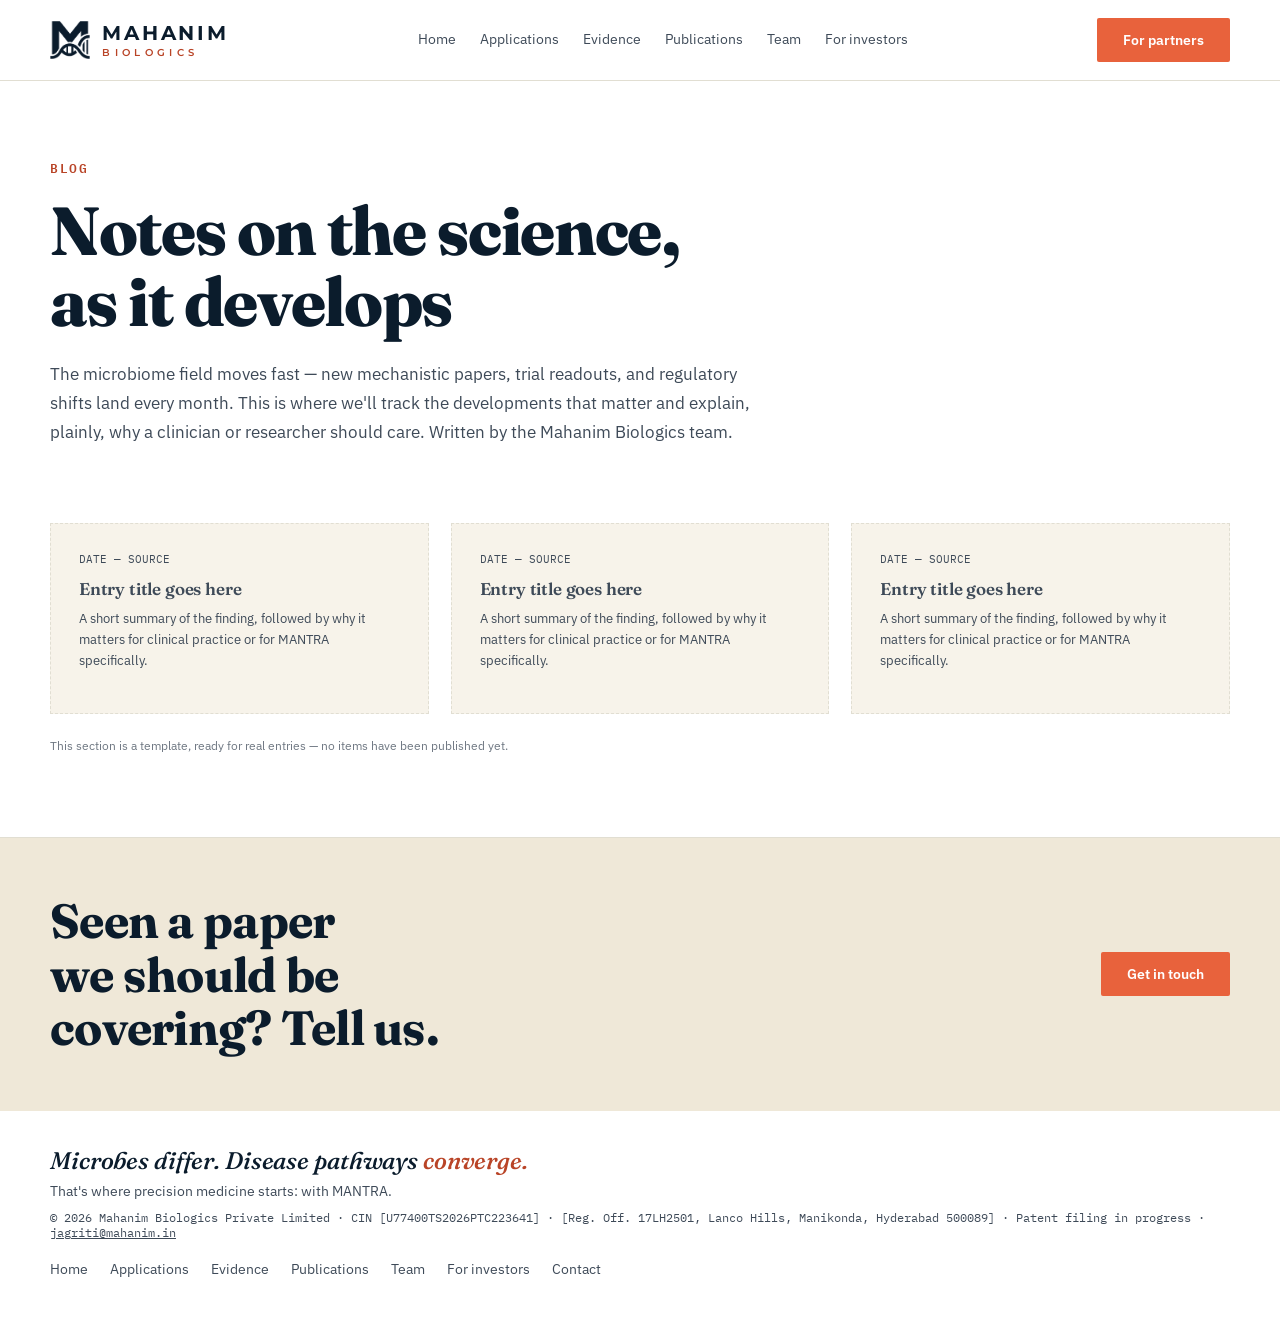
<file: blog.html>
<!doctype html>
<html lang="en">
<head>
<meta charset="utf-8">
<meta name="viewport" content="width=device-width, initial-scale=1">
<meta name="description" content="Notes on microbiome science from the Mahanim Biologics team.">
<title>Blog — Mahanim Biologics</title>
<link rel="icon" type="image/png" href="./assets/mahanim-icon.png">

<link rel="stylesheet" href="https://fonts.googleapis.com/css2?family=Fraunces:ital,opsz,wght@0,9..144,400;0,9..144,600;0,9..144,700;0,9..144,900;1,9..144,500&amp;family=Montserrat:wght@500;600;700;800&amp;family=IBM+Plex+Sans:wght@400;500;600;700&amp;family=IBM+Plex+Mono:wght@400;500;600&amp;display=swap">
<style>
  :root{
    --ink:#0B1C2C; --ink-soft:#3E4A58; --paper:#FFFFFF; --paper-2:#F7F3EA; --paper-3:#EFE8D8;
    --accent:#E8623C; --accent-deep:#B94427; --sage:#5F6E52; --line:#E1DED2;
    --font-display:'Fraunces',Georgia,serif; --font-body:'IBM Plex Sans',system-ui,sans-serif; --font-mono:'IBM Plex Mono',ui-monospace,monospace;
  }
  body{margin:0;background:var(--paper);color:var(--ink);font-family:var(--font-body);}
  a{color:inherit;text-decoration:none;}
  h1,h2,h3{font-family:var(--font-display);font-weight:600;margin:0;letter-spacing:-0.01em;}
  h1{font-weight:800;letter-spacing:-0.02em;}
  h2{line-height:1.15;}
  /* type scale */
  h1:not(.hero-title){font-size:clamp(40px,5.6vw,68px) !important;line-height:1.05 !important;}
  h2{font-size:clamp(30px,3.8vw,48px) !important;line-height:1.12 !important;letter-spacing:-0.015em;}
  .eyebrow{font-size:13px;}
  h1,h2,h3{text-wrap:balance;}
  .wordmark{display:flex;flex-direction:column;line-height:1;}
  .wm-main{font-family:'Montserrat',system-ui,sans-serif;font-weight:700;font-size:20px;letter-spacing:0.14em;color:var(--ink);}
  .wm-sub{font-family:'Montserrat',system-ui,sans-serif;font-weight:600;font-size:9.5px;letter-spacing:0.46em;color:var(--accent-deep);margin-top:5px;}
  .tagline{font-family:var(--font-display);font-style:italic;font-weight:500;letter-spacing:-0.005em;}
  .eyebrow{font-family:var(--font-mono);font-size:12.5px;font-weight:600;letter-spacing:0.13em;text-transform:uppercase;color:var(--accent-deep);}
  .nav-link{font-size:13.5px;color:var(--ink-soft);padding:4px 0;border-bottom:2px solid transparent;}
  .nav-link:hover{color:var(--ink);}
  .nav-active{color:var(--ink);font-weight:600;border-bottom:2px solid var(--accent);}
  .btn-primary{background:var(--accent);color:#fff;font-family:var(--font-body);font-weight:600;font-size:14px;padding:13px 26px;border-radius:2px;display:inline-flex;align-items:center;gap:8px;}
  .btn-primary:hover{background:var(--accent-deep);}
  .placeholder-card{border:1.5px dashed var(--line);background:var(--paper-2);padding:28px;}
  .footer-link:hover{color:var(--accent) !important;}
  @media (max-width:880px){
    .hide-mobile{display:none !important;}
    .stack-mobile{flex-direction:column !important;}
    .grid-mobile-1{grid-template-columns:1fr !important;}
    .section-pad{padding-left:24px !important;padding-right:24px !important;}
  }
  .show-mobile{display:none;}
  .mnav{position:relative;}
  .mnav summary{list-style:none;cursor:pointer;font-family:var(--font-body);font-size:14px;font-weight:600;color:var(--ink);padding:0 16px;min-height:44px;border:1px solid var(--line);display:flex;align-items:center;gap:8px;box-sizing:border-box;}
  .mnav summary::-webkit-details-marker{display:none;}
  .mnav[open] summary{border-color:var(--ink);}
  .mnav-panel{position:absolute;right:0;top:calc(100% + 8px);background:#fff;border:1px solid var(--line);min-width:220px;display:flex;flex-direction:column;padding:8px 0;box-shadow:0 10px 28px rgba(11,28,44,0.10);}
  .mnav-panel a{padding:13px 20px;font-size:15px;color:var(--ink);}
  .mnav-panel a:hover{background:var(--paper-2);}
  .mnav-panel .mnav-cta{margin:8px 12px 4px;background:var(--accent);color:#fff;font-weight:600;text-align:center;}
  @media (max-width:880px){ .show-mobile{display:block !important;} }
</style>

</head>
<body>

<div style="width:100%;min-height:100vh;">

  <!-- NAV -->
  <div style="position:sticky;top:0;z-index:50;background:rgba(255,255,255,0.94);backdrop-filter:blur(6px);border-bottom:1px solid var(--line);">
    <div style="max-width:1180px;margin:0 auto;display:flex;align-items:center;justify-content:space-between;padding:18px 40px;" class="section-pad">
      <a href="index.html" style="display:flex;align-items:center;gap:12px;" aria-label="Mahanim Biologics home">
        <img src="./assets/mahanim-mark.png" alt="" style="height:38px;width:auto;display:block;">
        <span class="wordmark"><span class="wm-main">MAHANIM</span><span class="wm-sub">BIOLOGICS</span></span>
      </a>
      <div style="display:flex;align-items:center;gap:24px;" class="hide-mobile">
        <a href="index.html" class="nav-link">Home</a>
        <a href="applications.html" class="nav-link">Applications</a>
        <a href="evidence.html" class="nav-link">Evidence</a>
        <a href="publications.html" class="nav-link">Publications</a>
        <a href="team.html" class="nav-link">Team</a>
        <a href="investors.html" class="nav-link">For investors</a>
      </div>
      <details class="mnav show-mobile"><summary aria-label="Open site menu"><svg width="18" height="18" viewBox="0 0 24 24" fill="none" stroke="currentColor" stroke-width="2" stroke-linecap="round" aria-hidden="true"><path d="M4 7h16M4 12h16M4 17h16"></path></svg>Menu</summary><div class="mnav-panel"><a href="index.html">Home</a><a href="applications.html">Applications</a><a href="evidence.html">Evidence</a><a href="publications.html">Publications</a><a href="team.html">Team</a><a href="investors.html">For investors</a><a href="contact.html" class="mnav-cta">For partners</a></div></details>
      <a href="contact.html" class="btn-primary hide-mobile">For partners</a>
    </div>
  </div>

  <!-- HEADER -->
  <div style="max-width:1180px;margin:0 auto;padding:76px 40px 20px;" class="section-pad">
    <div class="eyebrow">Blog</div>
    <h1 style="font-size:clamp(36px,5vw,60px);line-height:1.05;margin-top:16px;max-width:760px;">Notes on the science, as it develops</h1>
    <p style="max-width:700px;font-size:17px;color:var(--ink-soft);line-height:1.7;margin-top:22px;">
      The microbiome field moves fast — new mechanistic papers, trial readouts, and
      regulatory shifts land every month. This is where we'll track the developments
      that matter and explain, plainly, why a clinician or researcher should care.
      Written by the Mahanim Biologics team.
    </p>
  </div>

  <!-- PLACEHOLDER GRID -->
  <div style="max-width:1180px;margin:0 auto;padding:40px 40px 72px;" class="section-pad">
    <div style="display:grid;grid-template-columns:1fr 1fr 1fr;gap:22px;" class="grid-mobile-1">
      <div class="placeholder-card">
        <div style="font-family:var(--font-mono);font-size:11px;color:var(--ink-soft);">DATE — SOURCE</div>
        <h3 style="font-size:17px;margin-top:12px;color:var(--ink-soft);">Entry title goes here</h3>
        <p style="font-size:13px;color:var(--ink-soft);margin-top:10px;line-height:1.6;">A short summary of the finding, followed by why it matters for clinical practice or for MANTRA specifically.</p>
      </div>
      <div class="placeholder-card">
        <div style="font-family:var(--font-mono);font-size:11px;color:var(--ink-soft);">DATE — SOURCE</div>
        <h3 style="font-size:17px;margin-top:12px;color:var(--ink-soft);">Entry title goes here</h3>
        <p style="font-size:13px;color:var(--ink-soft);margin-top:10px;line-height:1.6;">A short summary of the finding, followed by why it matters for clinical practice or for MANTRA specifically.</p>
      </div>
      <div class="placeholder-card">
        <div style="font-family:var(--font-mono);font-size:11px;color:var(--ink-soft);">DATE — SOURCE</div>
        <h3 style="font-size:17px;margin-top:12px;color:var(--ink-soft);">Entry title goes here</h3>
        <p style="font-size:13px;color:var(--ink-soft);margin-top:10px;line-height:1.6;">A short summary of the finding, followed by why it matters for clinical practice or for MANTRA specifically.</p>
      </div>
    </div>
    <p style="font-size:12px;color:var(--ink-soft);margin-top:24px;opacity:0.75;">This section is a template, ready for real entries — no items have been published yet.</p>
  </div>

  <!-- CTA -->
  <div style="background:var(--paper-3);padding:56px 40px;border-top:1px solid var(--line);" class="section-pad">
    <div style="max-width:1180px;margin:0 auto;display:flex;justify-content:space-between;align-items:center;gap:24px;flex-wrap:wrap;">
      <h2 style="font-size:clamp(24px,2.8vw,32px);font-weight:700;max-width:520px;">Seen a paper we should be covering? Tell us.</h2>
      <a href="contact.html" class="btn-primary">Get in touch</a>
    </div>
  </div>

  <!-- FOOTER -->
  <div style="padding:36px 40px;" class="section-pad">
    <div style="max-width:1180px;margin:0 auto;display:flex;justify-content:space-between;align-items:center;flex-wrap:wrap;gap:16px;">
      <div><div class="tagline" style="font-size:24px;line-height:1.2;color:var(--ink);">Microbes differ. Disease pathways <span style="color:var(--accent-deep);">converge.</span></div><div style="font-size:14px;color:var(--ink-soft);margin:6px 0 10px;">That's where precision medicine starts: with MANTRA.</div><div style="font-family:var(--font-mono);font-size:11.5px;color:var(--ink-soft);">© 2026 Mahanim Biologics Private Limited · CIN [U77400TS2026PTC223641] · [Reg. Off. 17LH2501, Lanco Hills, Manikonda, Hyderabad 500089] · Patent filing in progress · <a href="mailto:jagriti@mahanim.in" style="text-decoration:underline;">jagriti@mahanim.in</a></div></div>
      <div style="display:flex;gap:22px;flex-wrap:wrap;">
        <a href="index.html" class="nav-link footer-link">Home</a>
        <a href="applications.html" class="nav-link footer-link">Applications</a>
        <a href="evidence.html" class="nav-link footer-link">Evidence</a>
        <a href="publications.html" class="nav-link footer-link">Publications</a>
        <a href="team.html" class="nav-link footer-link">Team</a>
        <a href="investors.html" class="nav-link footer-link">For investors</a>
        <a href="contact.html" class="nav-link footer-link">Contact</a>
      </div>
    </div>
  </div>

</div>

</body>
</html>
</file>
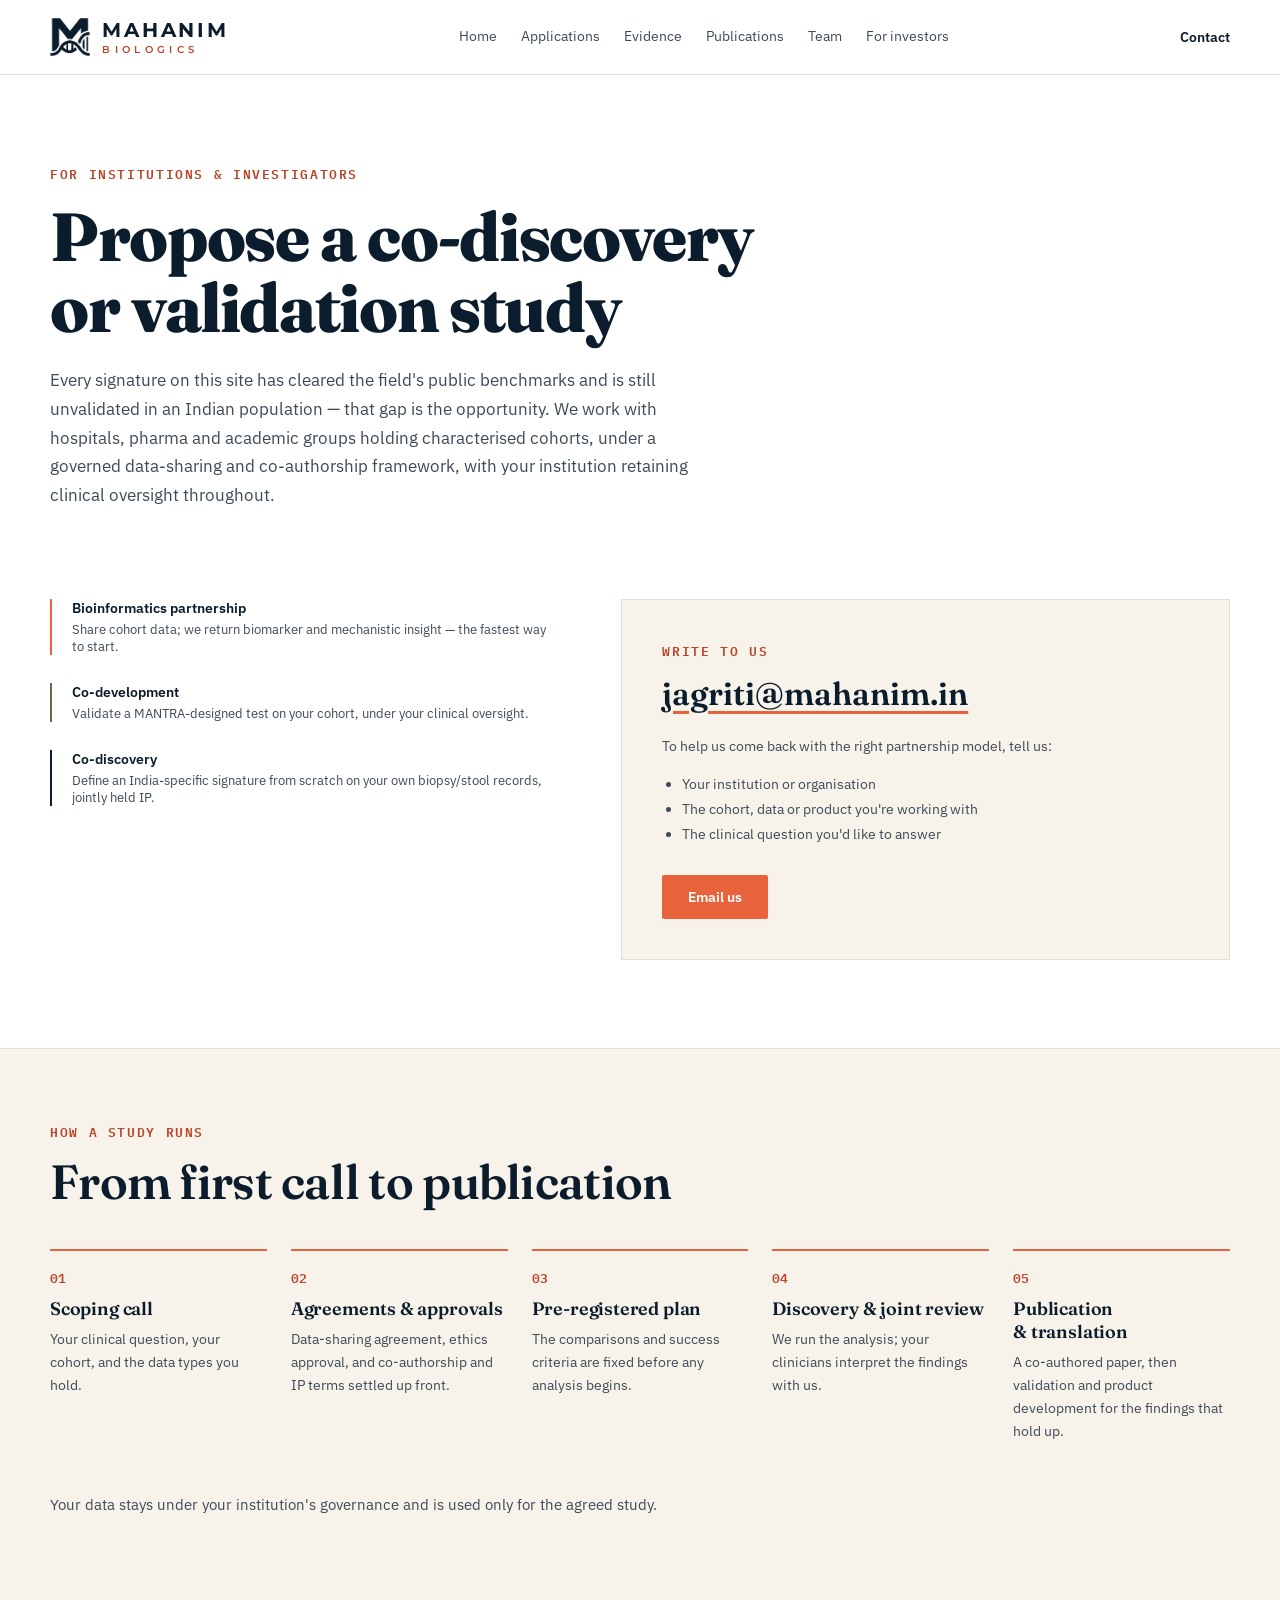
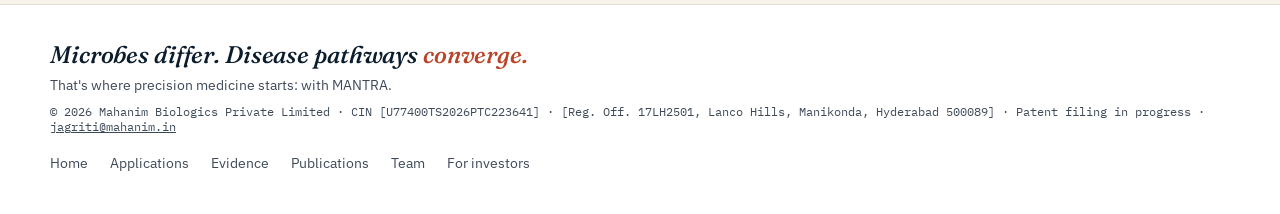
<file: contact.html>
<!doctype html>
<html lang="en">
<head>
<meta charset="utf-8">
<meta name="viewport" content="width=device-width, initial-scale=1">
<meta name="description" content="Propose a co-discovery or validation study with Mahanim Biologics.">
<title>Contact — Mahanim Biologics</title>
<link rel="icon" type="image/png" href="./assets/mahanim-icon.png">

<link rel="stylesheet" href="https://fonts.googleapis.com/css2?family=Fraunces:ital,opsz,wght@0,9..144,400;0,9..144,600;0,9..144,700;0,9..144,900;1,9..144,500&amp;family=Montserrat:wght@500;600;700;800&amp;family=IBM+Plex+Sans:wght@400;500;600;700&amp;family=IBM+Plex+Mono:wght@400;500;600&amp;display=swap">
<style>
  :root{
    --ink:#0B1C2C; --ink-soft:#3E4A58; --paper:#FFFFFF; --paper-2:#F7F3EA; --paper-3:#EFE8D8;
    --accent:#E8623C; --accent-deep:#B94427; --sage:#5F6E52; --line:#E1DED2;
    --font-display:'Fraunces',Georgia,serif; --font-body:'IBM Plex Sans',system-ui,sans-serif; --font-mono:'IBM Plex Mono',ui-monospace,monospace;
  }
  body{margin:0;background:var(--paper);color:var(--ink);font-family:var(--font-body);}
  a{color:inherit;text-decoration:none;}
  h1,h2,h3{font-family:var(--font-display);font-weight:600;margin:0;letter-spacing:-0.01em;}
  h1{font-weight:800;letter-spacing:-0.02em;}
  h2{line-height:1.15;}
  /* type scale */
  h1:not(.hero-title){font-size:clamp(40px,5.6vw,68px) !important;line-height:1.05 !important;}
  h2{font-size:clamp(30px,3.8vw,48px) !important;line-height:1.12 !important;letter-spacing:-0.015em;}
  .eyebrow{font-size:13px;}
  h1,h2,h3{text-wrap:balance;}
  .wordmark{display:flex;flex-direction:column;line-height:1;}
  .wm-main{font-family:'Montserrat',system-ui,sans-serif;font-weight:700;font-size:20px;letter-spacing:0.14em;color:var(--ink);}
  .wm-sub{font-family:'Montserrat',system-ui,sans-serif;font-weight:600;font-size:9.5px;letter-spacing:0.46em;color:var(--accent-deep);margin-top:5px;}
  .tagline{font-family:var(--font-display);font-style:italic;font-weight:500;letter-spacing:-0.005em;}
  .eyebrow{font-family:var(--font-mono);font-size:12.5px;font-weight:600;letter-spacing:0.13em;text-transform:uppercase;color:var(--accent-deep);}
  .nav-link{font-size:13.5px;color:var(--ink-soft);padding:4px 0;border-bottom:2px solid transparent;}
  .nav-link:hover{color:var(--ink);}
  .nav-active{color:var(--ink);font-weight:600;border-bottom:2px solid var(--accent);}
  .btn-primary{background:var(--accent);color:#fff;font-family:var(--font-body);font-weight:600;font-size:14px;padding:13px 26px;border-radius:2px;display:inline-flex;align-items:center;gap:8px;border:none;cursor:pointer;}
  .btn-primary:hover{background:var(--accent-deep);}
  .contact-input{font-family:var(--font-body);font-size:14px;border:none;border-bottom:1px solid var(--line);background:transparent;padding:10px 2px;width:100%;box-sizing:border-box;color:var(--ink);}
  .contact-input::placeholder{color:var(--ink-soft);opacity:.6;}
  .contact-input:focus{outline:none;border-color:var(--accent);}
  .footer-link:hover{color:var(--accent) !important;}
  @media (max-width:880px){
    .hide-mobile{display:none !important;}
    .stack-mobile{flex-direction:column !important;}
    .grid-mobile-1{grid-template-columns:1fr !important;}
    .section-pad{padding-left:24px !important;padding-right:24px !important;}
  }
  .show-mobile{display:none;}
  .mnav{position:relative;}
  .mnav summary{list-style:none;cursor:pointer;font-family:var(--font-body);font-size:14px;font-weight:600;color:var(--ink);padding:0 16px;min-height:44px;border:1px solid var(--line);display:flex;align-items:center;gap:8px;box-sizing:border-box;}
  .mnav summary::-webkit-details-marker{display:none;}
  .mnav[open] summary{border-color:var(--ink);}
  .mnav-panel{position:absolute;right:0;top:calc(100% + 8px);background:#fff;border:1px solid var(--line);min-width:220px;display:flex;flex-direction:column;padding:8px 0;box-shadow:0 10px 28px rgba(11,28,44,0.10);}
  .mnav-panel a{padding:13px 20px;font-size:15px;color:var(--ink);}
  .mnav-panel a:hover{background:var(--paper-2);}
  .mnav-panel .mnav-cta{margin:8px 12px 4px;background:var(--accent);color:#fff;font-weight:600;text-align:center;}
  @media (max-width:880px){ .show-mobile{display:block !important;} }
</style>

</head>
<body>

<div style="width:100%;min-height:100vh;">

  <!-- NAV -->
  <div style="position:sticky;top:0;z-index:50;background:rgba(255,255,255,0.94);backdrop-filter:blur(6px);border-bottom:1px solid var(--line);">
    <div style="max-width:1180px;margin:0 auto;display:flex;align-items:center;justify-content:space-between;padding:18px 40px;" class="section-pad">
      <a href="index.html" style="display:flex;align-items:center;gap:12px;" aria-label="Mahanim Biologics home">
        <img src="./assets/mahanim-mark.png" alt="" style="height:38px;width:auto;display:block;">
        <span class="wordmark"><span class="wm-main">MAHANIM</span><span class="wm-sub">BIOLOGICS</span></span>
      </a>
      <div style="display:flex;align-items:center;gap:24px;" class="hide-mobile">
        <a href="index.html" class="nav-link">Home</a>
        <a href="applications.html" class="nav-link">Applications</a>
        <a href="evidence.html" class="nav-link">Evidence</a>
        <a href="publications.html" class="nav-link">Publications</a>
        <a href="team.html" class="nav-link">Team</a>
        <a href="investors.html" class="nav-link">For investors</a>
      </div>
      <details class="mnav show-mobile"><summary aria-label="Open site menu"><svg width="18" height="18" viewBox="0 0 24 24" fill="none" stroke="currentColor" stroke-width="2" stroke-linecap="round" aria-hidden="true"><path d="M4 7h16M4 12h16M4 17h16"></path></svg>Menu</summary><div class="mnav-panel"><a href="index.html">Home</a><a href="applications.html">Applications</a><a href="evidence.html">Evidence</a><a href="publications.html">Publications</a><a href="team.html">Team</a><a href="investors.html">For investors</a><a href="contact.html" class="mnav-cta">For partners</a></div></details>
      <a href="contact.html" class="nav-link nav-active hide-mobile" style="border:none;">Contact</a>
    </div>
  </div>

  <!-- HERO -->
  <div style="max-width:1180px;margin:0 auto;padding:88px 40px 24px;" class="section-pad">
    <div class="eyebrow">For institutions &amp; investigators</div>
    <h1 style="font-size:clamp(36px,5vw,60px);line-height:1.05;margin-top:16px;max-width:760px;">Propose a co-discovery or validation study</h1>
    <p style="max-width:660px;font-size:17px;color:var(--ink-soft);line-height:1.7;margin-top:22px;">
      Every signature on this site has cleared the field's public benchmarks and is
      still unvalidated in an Indian population — that gap is the opportunity. We work
      with hospitals, pharma and academic groups holding characterised cohorts, under a
      governed data-sharing and co-authorship framework, with your institution retaining
      clinical oversight throughout.
    </p>
  </div>

  <!-- FORM -->
  <div style="max-width:1180px;margin:0 auto;padding:48px 40px 88px;" class="section-pad">
    <div style="display:flex;gap:64px;" class="stack-mobile">
      <div style="flex:1;">
        <div style="border-left:2px solid var(--accent);padding-left:20px;margin-bottom:28px;">
          <div style="font-size:14px;font-weight:600;">Bioinformatics partnership</div>
          <div style="font-size:13px;color:var(--ink-soft);margin-top:4px;">Share cohort data; we return biomarker and mechanistic insight — the fastest way to start.</div>
        </div>
        <div style="border-left:2px solid var(--sage);padding-left:20px;margin-bottom:28px;">
          <div style="font-size:14px;font-weight:600;">Co-development</div>
          <div style="font-size:13px;color:var(--ink-soft);margin-top:4px;">Validate a MANTRA-designed test on your cohort, under your clinical oversight.</div>
        </div>
        <div style="border-left:2px solid var(--ink);padding-left:20px;">
          <div style="font-size:14px;font-weight:600;">Co-discovery</div>
          <div style="font-size:13px;color:var(--ink-soft);margin-top:4px;">Define an India-specific signature from scratch on your own biopsy/stool records, jointly held IP.</div>
        </div>
      </div>
      <div style="flex:1.2;">
        <div style="border:1px solid var(--line);background:var(--paper-2);padding:40px;">
          <div class="eyebrow">Write to us</div>
          <a href="mailto:jagriti@mahanim.in?subject=MANTRA%20collaboration%20enquiry" style="display:inline-block;font-family:var(--font-display);font-size:clamp(24px,2.6vw,32px);font-weight:600;margin-top:12px;color:var(--ink);text-decoration:underline;text-decoration-color:var(--accent);text-underline-offset:6px;">jagriti@mahanim.in</a>
          <p style="font-size:14px;color:var(--ink-soft);margin-top:22px;line-height:1.6;">To help us come back with the right partnership model, tell us:</p>
          <ul style="font-size:14px;color:var(--ink-soft);line-height:1.8;margin:8px 0 0;padding-left:20px;">
            <li>Your institution or organisation</li>
            <li>The cohort, data or product you're working with</li>
            <li>The clinical question you'd like to answer</li>
          </ul>
          <a href="mailto:jagriti@mahanim.in?subject=MANTRA%20collaboration%20enquiry" class="btn-primary" style="margin-top:28px;">Email us</a>
        </div>
      </div>
    </div>
  </div>

  <!-- HOW A STUDY RUNS -->
  <div style="background:var(--paper-2);padding:72px 40px;border-top:1px solid var(--line);" class="section-pad">
    <div style="max-width:1180px;margin:0 auto;">
      <div class="eyebrow">How a study runs</div>
      <h2 style="margin-top:12px;max-width:760px;">From first call to publication</h2>
      <div style="display:grid;grid-template-columns:repeat(5,1fr);gap:24px;margin-top:40px;" class="grid-mobile-1">
        <div style="border-top:2px solid var(--accent);padding-top:16px;">
          <div style="font-family:var(--font-mono);font-size:13px;font-weight:600;color:var(--accent-deep);">01</div>
          <h3 style="font-size:18px;margin-top:8px;">Scoping call</h3>
          <p style="font-size:14px;color:var(--ink-soft);line-height:1.65;margin-top:8px;">Your clinical question, your cohort, and the data types you hold.</p>
        </div>
        <div style="border-top:2px solid var(--accent);padding-top:16px;">
          <div style="font-family:var(--font-mono);font-size:13px;font-weight:600;color:var(--accent-deep);">02</div>
          <h3 style="font-size:18px;margin-top:8px;">Agreements &amp; approvals</h3>
          <p style="font-size:14px;color:var(--ink-soft);line-height:1.65;margin-top:8px;">Data-sharing agreement, ethics approval, and co-authorship and IP terms settled up front.</p>
        </div>
        <div style="border-top:2px solid var(--accent);padding-top:16px;">
          <div style="font-family:var(--font-mono);font-size:13px;font-weight:600;color:var(--accent-deep);">03</div>
          <h3 style="font-size:18px;margin-top:8px;">Pre-registered plan</h3>
          <p style="font-size:14px;color:var(--ink-soft);line-height:1.65;margin-top:8px;">The comparisons and success criteria are fixed before any analysis begins.</p>
        </div>
        <div style="border-top:2px solid var(--accent);padding-top:16px;">
          <div style="font-family:var(--font-mono);font-size:13px;font-weight:600;color:var(--accent-deep);">04</div>
          <h3 style="font-size:18px;margin-top:8px;">Discovery &amp; joint review</h3>
          <p style="font-size:14px;color:var(--ink-soft);line-height:1.65;margin-top:8px;">We run the analysis; your clinicians interpret the findings with us.</p>
        </div>
        <div style="border-top:2px solid var(--accent);padding-top:16px;">
          <div style="font-family:var(--font-mono);font-size:13px;font-weight:600;color:var(--accent-deep);">05</div>
          <h3 style="font-size:18px;margin-top:8px;">Publication &amp; translation</h3>
          <p style="font-size:14px;color:var(--ink-soft);line-height:1.65;margin-top:8px;">A co-authored paper, then validation and product development for the findings that hold up.</p>
        </div>
      </div>
      <p style="font-size:14.5px;color:var(--ink-soft);line-height:1.7;margin-top:36px;max-width:760px;">Your data stays under your institution's governance and is used only for the agreed study.</p>
    </div>
  </div>

  <!-- FOOTER -->
  <div style="padding:36px 40px;border-top:1px solid var(--line);" class="section-pad">
    <div style="max-width:1180px;margin:0 auto;display:flex;justify-content:space-between;align-items:center;flex-wrap:wrap;gap:16px;">
      <div><div class="tagline" style="font-size:24px;line-height:1.2;color:var(--ink);">Microbes differ. Disease pathways <span style="color:var(--accent-deep);">converge.</span></div><div style="font-size:14px;color:var(--ink-soft);margin:6px 0 10px;">That's where precision medicine starts: with MANTRA.</div><div style="font-family:var(--font-mono);font-size:11.5px;color:var(--ink-soft);">© 2026 Mahanim Biologics Private Limited · CIN [U77400TS2026PTC223641] · [Reg. Off. 17LH2501, Lanco Hills, Manikonda, Hyderabad 500089] · Patent filing in progress · <a href="mailto:jagriti@mahanim.in" style="text-decoration:underline;">jagriti@mahanim.in</a></div></div>
      <div style="display:flex;gap:22px;flex-wrap:wrap;">
        <a href="index.html" class="nav-link footer-link">Home</a>
        <a href="applications.html" class="nav-link footer-link">Applications</a>
        <a href="evidence.html" class="nav-link footer-link">Evidence</a>
        <a href="publications.html" class="nav-link footer-link">Publications</a>
        <a href="team.html" class="nav-link footer-link">Team</a>
        <a href="investors.html" class="nav-link footer-link">For investors</a>
      </div>
    </div>
  </div>

</div>

</body>
</html>
</file>
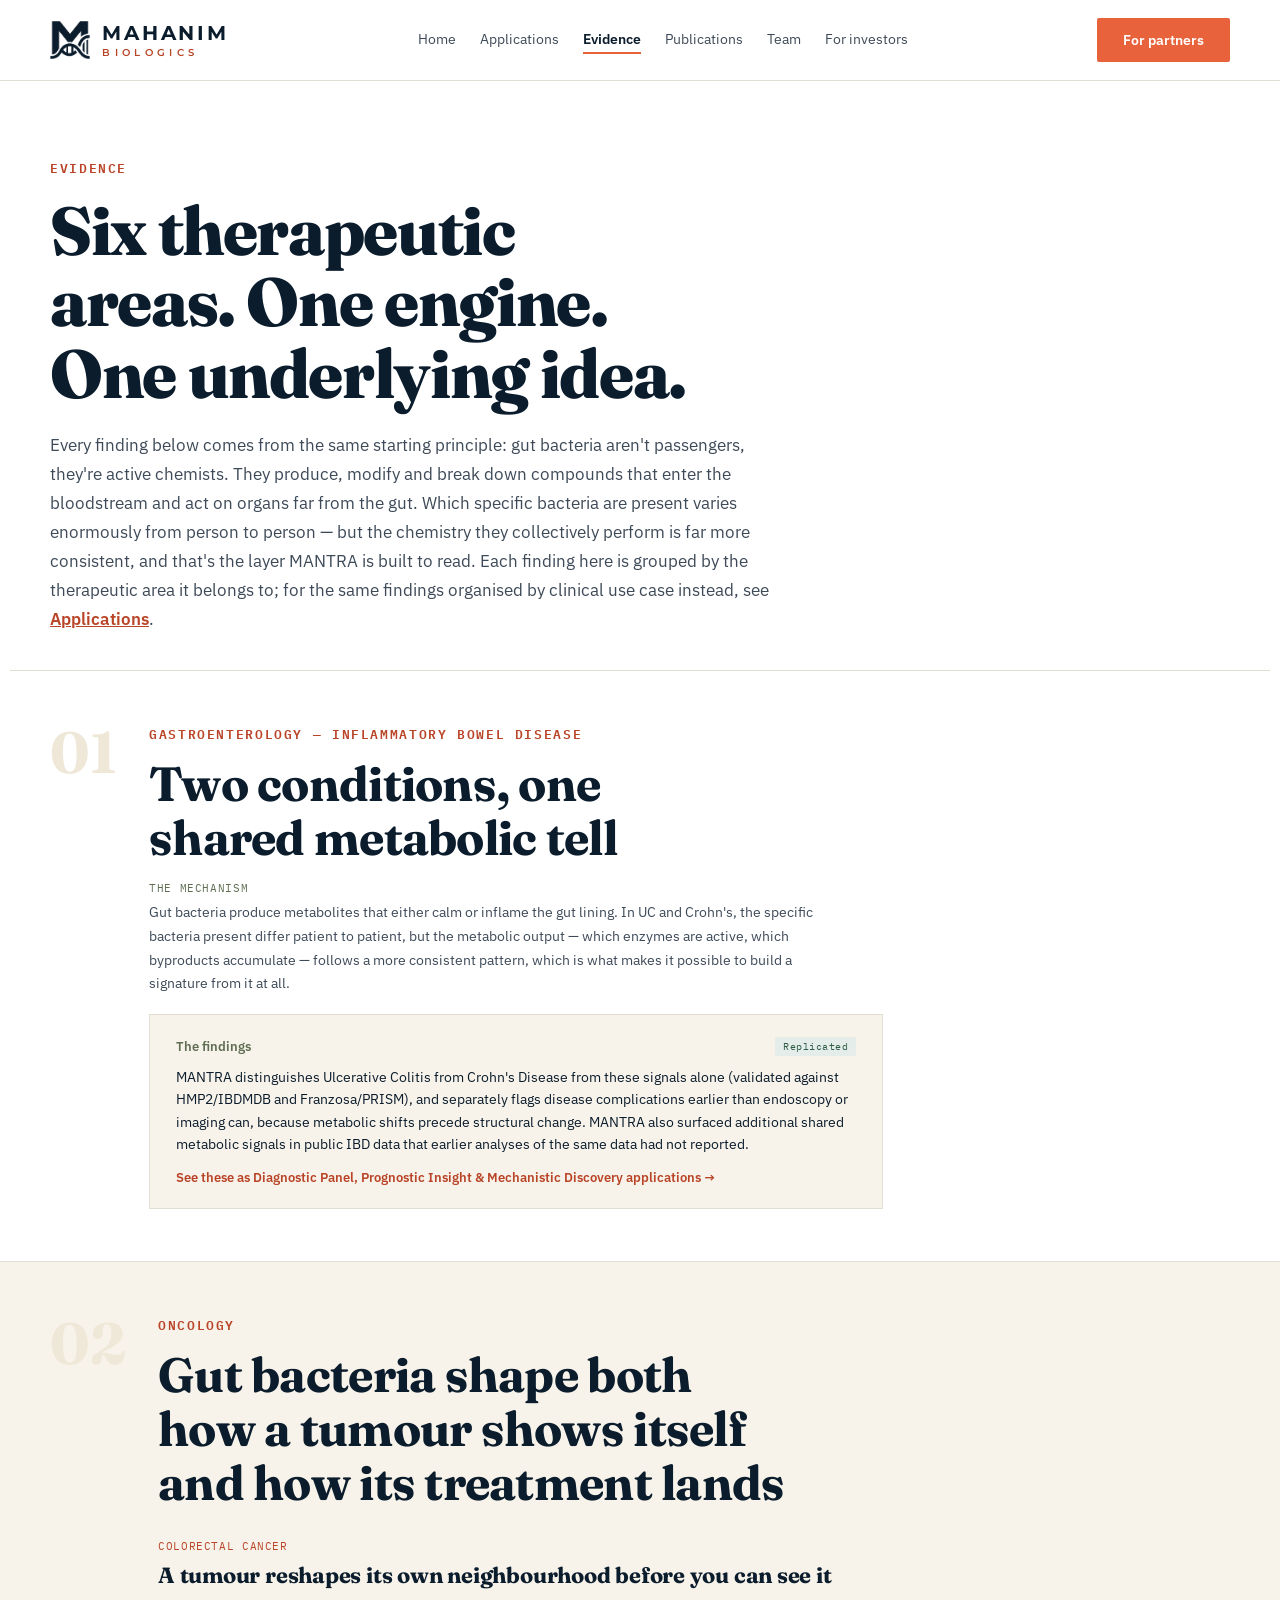
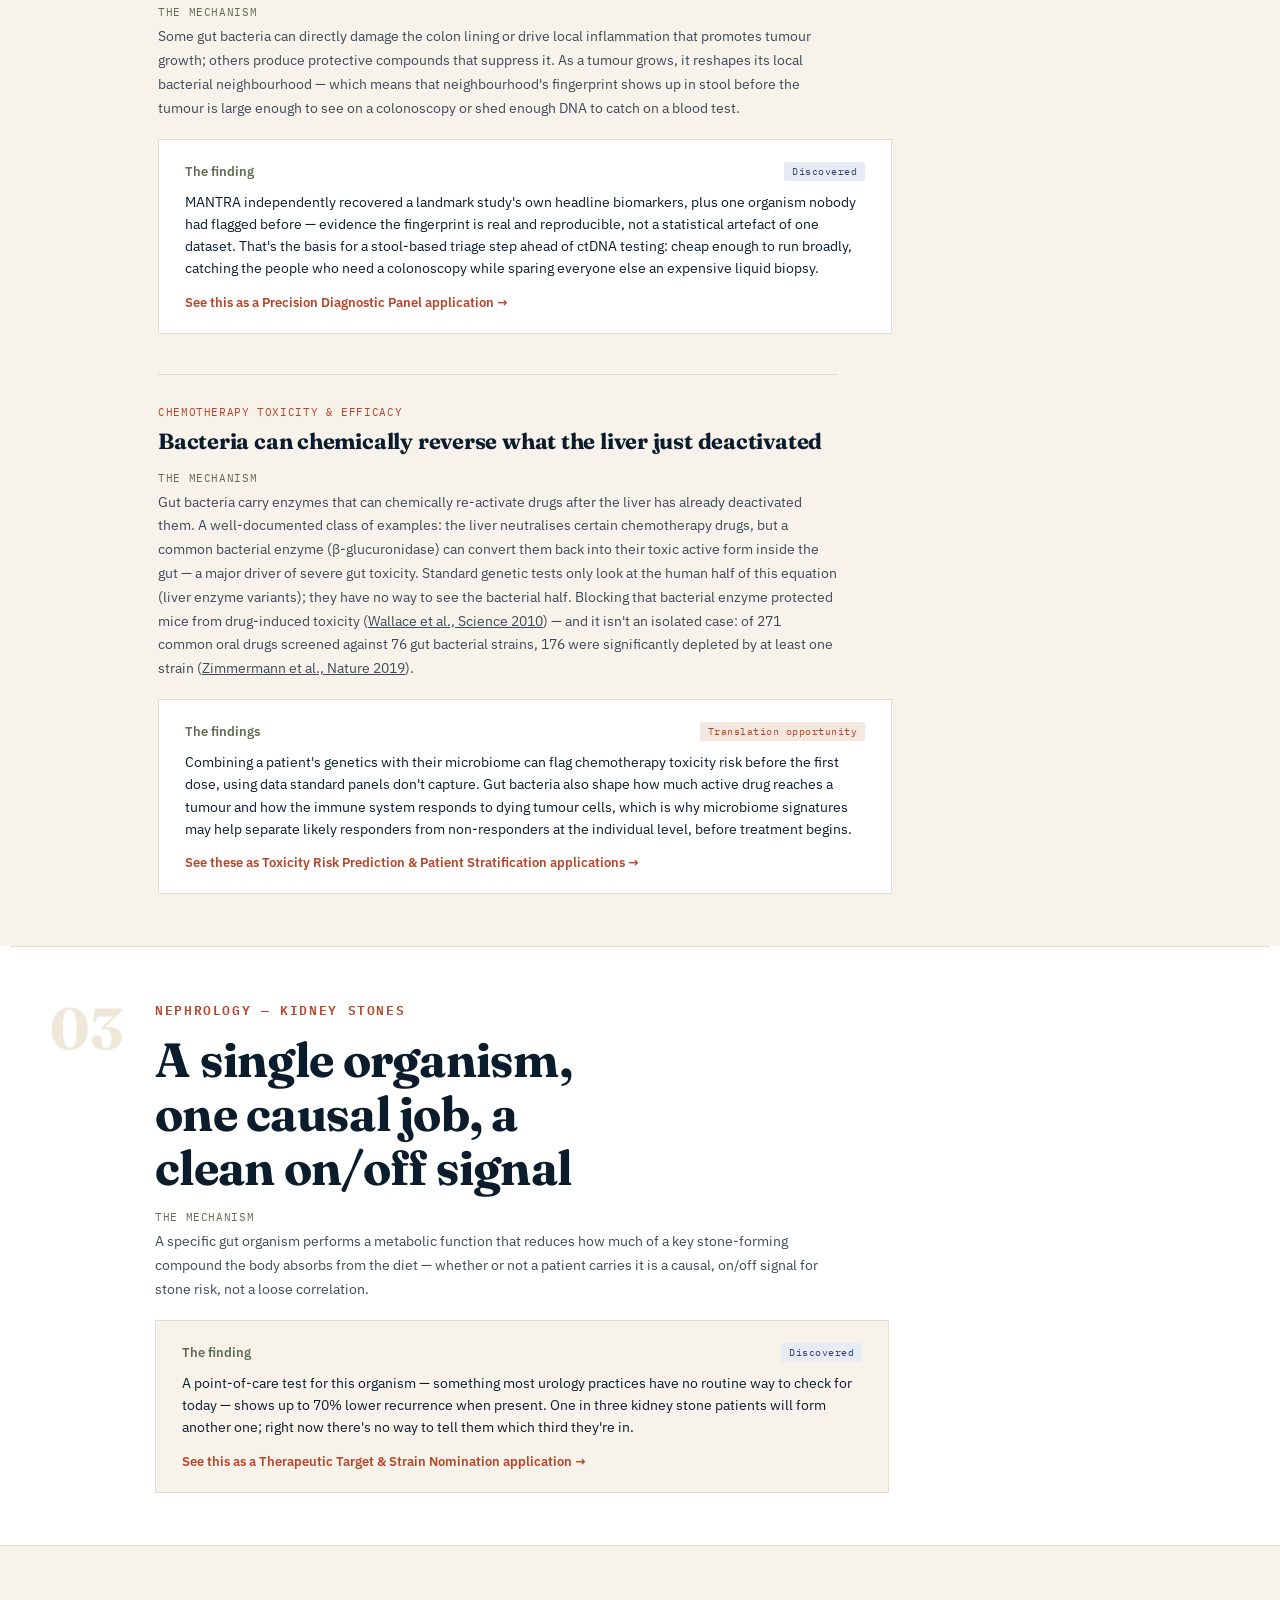
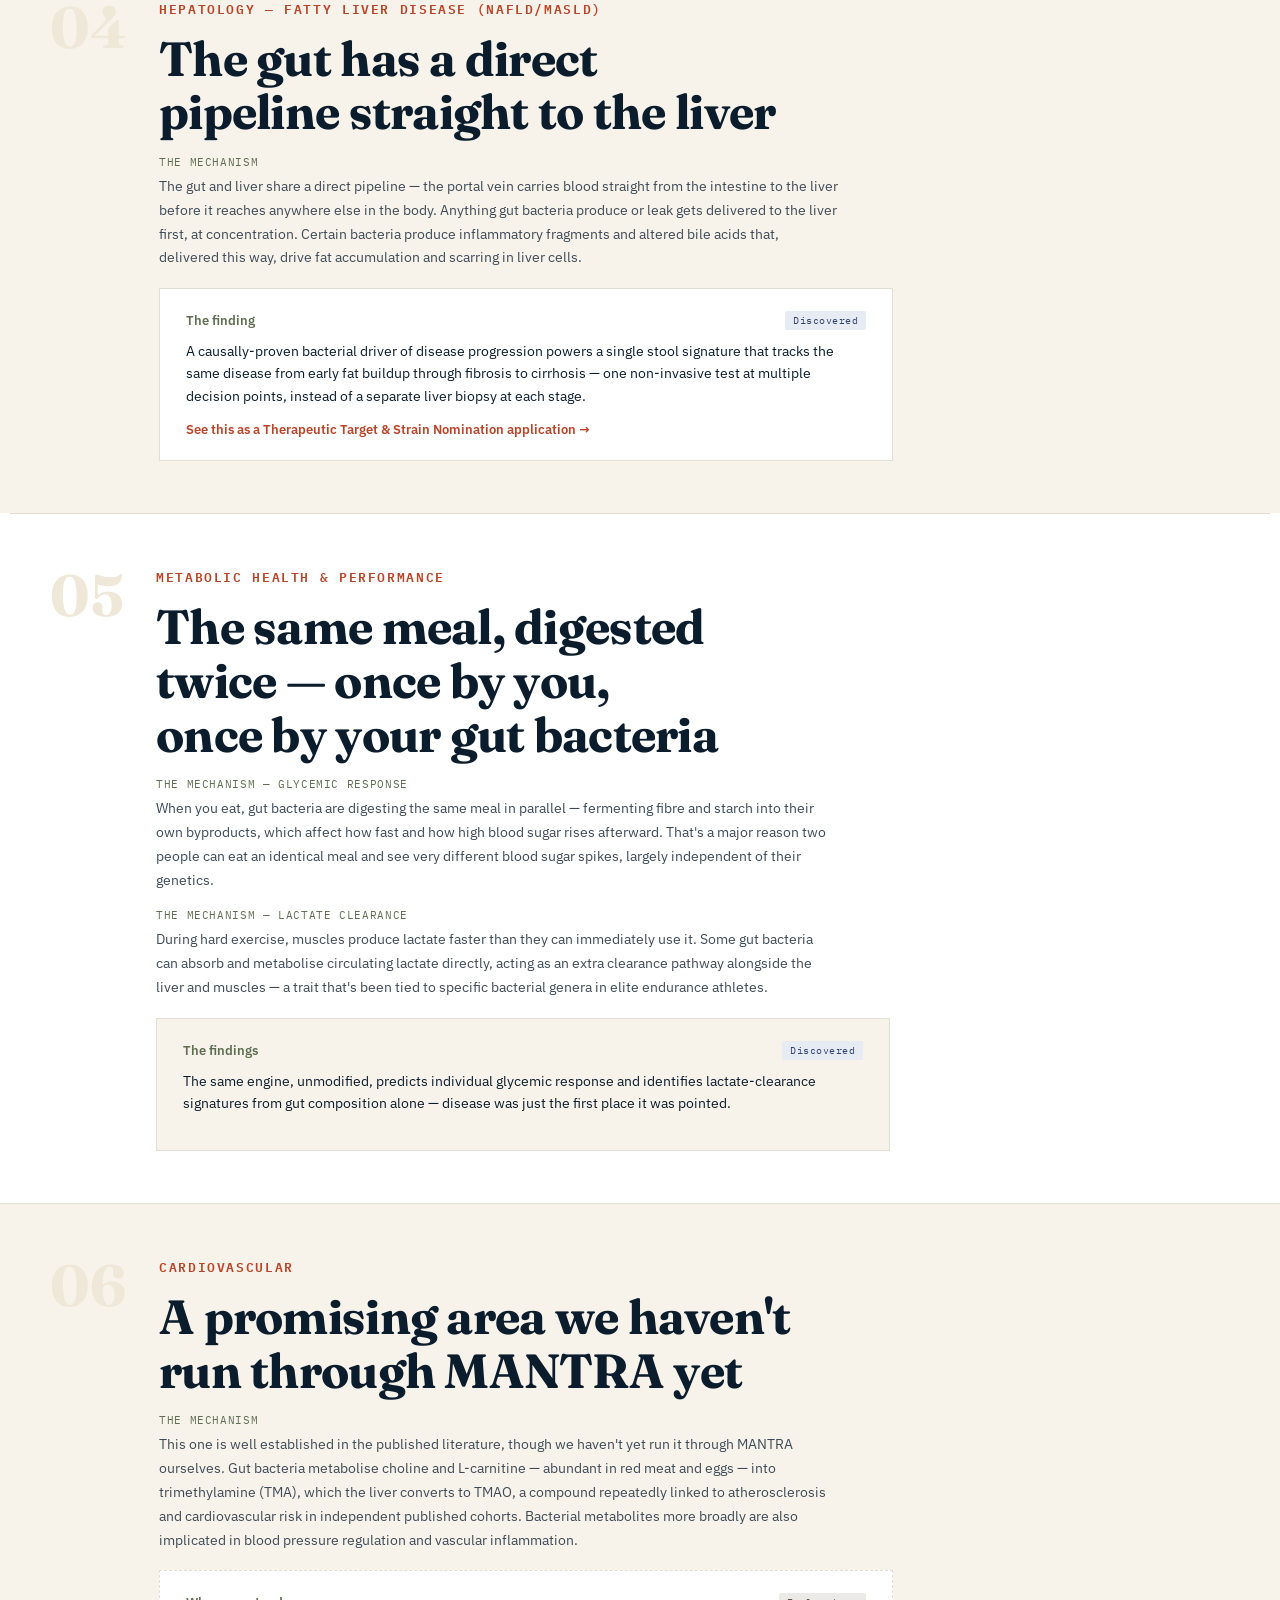
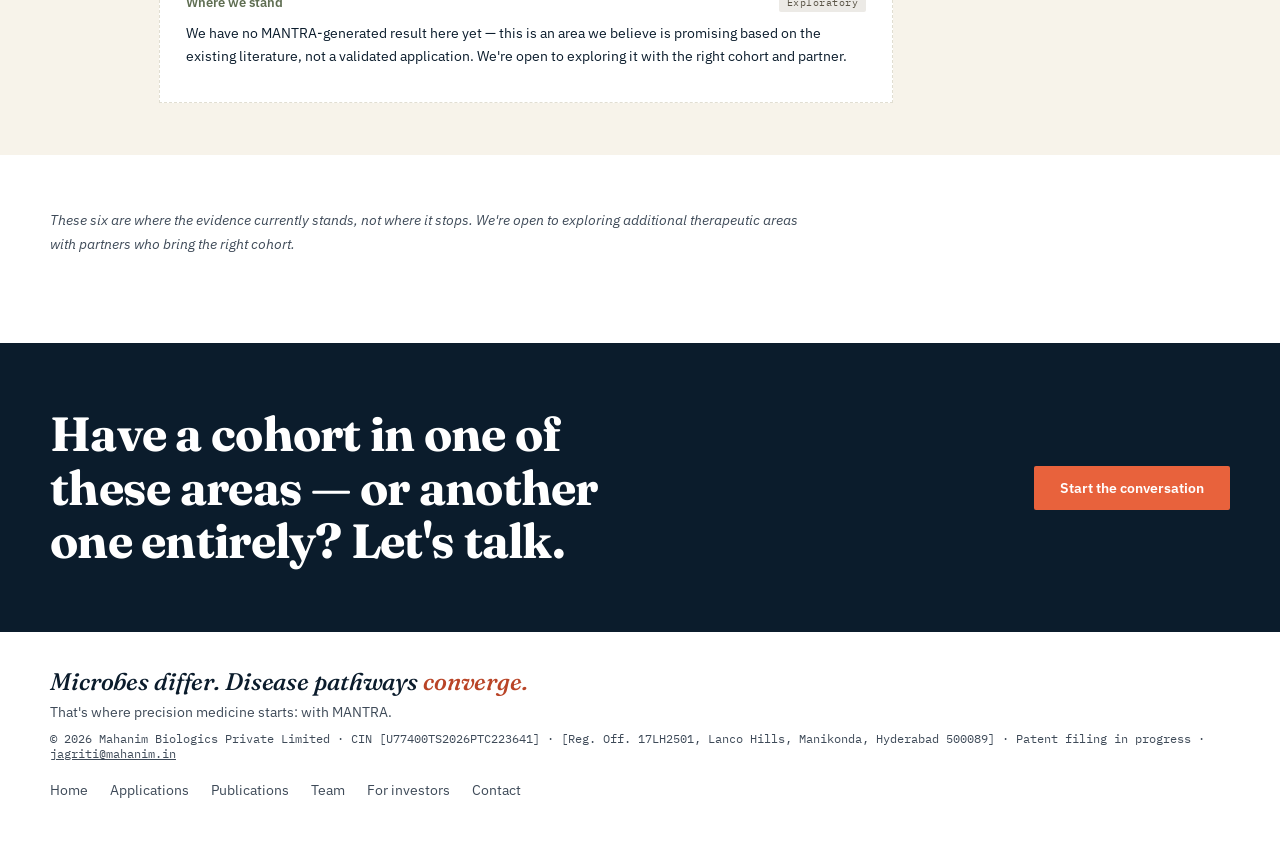
<file: evidence.html>
<!doctype html>
<html lang="en">
<head>
<meta charset="utf-8">
<meta name="viewport" content="width=device-width, initial-scale=1">
<meta name="description" content="MANTRA findings across six therapeutic areas: gastroenterology, oncology, nephrology, hepatology, metabolic health and performance, and cardiovascular.">
<title>Evidence — Mahanim Biologics</title>
<link rel="icon" type="image/png" href="./assets/mahanim-icon.png">

<link rel="stylesheet" href="https://fonts.googleapis.com/css2?family=Fraunces:ital,opsz,wght@0,9..144,400;0,9..144,600;0,9..144,700;0,9..144,900;1,9..144,500&amp;family=Montserrat:wght@500;600;700;800&amp;family=IBM+Plex+Sans:wght@400;500;600;700&amp;family=IBM+Plex+Mono:wght@400;500;600&amp;display=swap">
<style>
  :root{
    --ink:#0B1C2C; --ink-soft:#3E4A58; --paper:#FFFFFF; --paper-2:#F7F3EA; --paper-3:#EFE8D8;
    --accent:#E8623C; --accent-deep:#B94427; --sage:#5F6E52; --line:#E1DED2;
    --font-display:'Fraunces',Georgia,serif; --font-body:'IBM Plex Sans',system-ui,sans-serif; --font-mono:'IBM Plex Mono',ui-monospace,monospace;
  }
  body{margin:0;background:var(--paper);color:var(--ink);font-family:var(--font-body);}
  a{color:inherit;text-decoration:none;}
  h1,h2,h3{font-family:var(--font-display);font-weight:600;margin:0;letter-spacing:-0.01em;}
  h1{font-weight:800;letter-spacing:-0.02em;}
  h2{line-height:1.15;}
  /* type scale */
  h1:not(.hero-title){font-size:clamp(40px,5.6vw,68px) !important;line-height:1.05 !important;}
  h2{font-size:clamp(30px,3.8vw,48px) !important;line-height:1.12 !important;letter-spacing:-0.015em;}
  .eyebrow{font-size:13px;}
  h1,h2,h3{text-wrap:balance;}
  .wordmark{display:flex;flex-direction:column;line-height:1;}
  .wm-main{font-family:'Montserrat',system-ui,sans-serif;font-weight:700;font-size:20px;letter-spacing:0.14em;color:var(--ink);}
  .wm-sub{font-family:'Montserrat',system-ui,sans-serif;font-weight:600;font-size:9.5px;letter-spacing:0.46em;color:var(--accent-deep);margin-top:5px;}
  .tagline{font-family:var(--font-display);font-style:italic;font-weight:500;letter-spacing:-0.005em;}
  .eyebrow{font-family:var(--font-mono);font-size:12.5px;font-weight:600;letter-spacing:0.13em;text-transform:uppercase;color:var(--accent-deep);}
  .nav-link{font-size:13.5px;color:var(--ink-soft);padding:4px 0;border-bottom:2px solid transparent;}
  .nav-link:hover{color:var(--ink);}
  .nav-active{color:var(--ink);font-weight:600;border-bottom:2px solid var(--accent);}
  .btn-primary{background:var(--accent);color:#fff;font-family:var(--font-body);font-weight:600;font-size:14px;padding:13px 26px;border-radius:2px;display:inline-flex;align-items:center;gap:8px;}
  .btn-primary:hover{background:var(--accent-deep);}
  .tag-pill{font-family:var(--font-mono);font-size:10px;letter-spacing:0.05em;padding:3px 8px;border-radius:2px;display:inline-block;white-space:nowrap;}
  .tag-replicated{background:#E4EDE9;color:#2D5C46;}
  .tag-discovered{background:#E7EBF4;color:#2F4270;}
  .tag-pending{background:#F3E8DF;color:var(--accent-deep);}
  .tag-exploratory{background:#ECEAE6;color:#5C5648;}
  .vertical-num{font-family:var(--font-display);font-size:58px;font-weight:700;color:var(--paper-3);line-height:1;}
  .mech-label{font-family:var(--font-mono);font-size:10.5px;letter-spacing:0.06em;text-transform:uppercase;color:var(--sage);}
  .footer-link:hover{color:var(--accent) !important;}
  @media (max-width:880px){
    .hide-mobile{display:none !important;}
    .stack-mobile{flex-direction:column !important;}
    .grid-mobile-1{grid-template-columns:1fr !important;}
    .section-pad{padding-left:24px !important;padding-right:24px !important;}
  }
  .show-mobile{display:none;}
  .mnav{position:relative;}
  .mnav summary{list-style:none;cursor:pointer;font-family:var(--font-body);font-size:14px;font-weight:600;color:var(--ink);padding:0 16px;min-height:44px;border:1px solid var(--line);display:flex;align-items:center;gap:8px;box-sizing:border-box;}
  .mnav summary::-webkit-details-marker{display:none;}
  .mnav[open] summary{border-color:var(--ink);}
  .mnav-panel{position:absolute;right:0;top:calc(100% + 8px);background:#fff;border:1px solid var(--line);min-width:220px;display:flex;flex-direction:column;padding:8px 0;box-shadow:0 10px 28px rgba(11,28,44,0.10);}
  .mnav-panel a{padding:13px 20px;font-size:15px;color:var(--ink);}
  .mnav-panel a:hover{background:var(--paper-2);}
  .mnav-panel .mnav-cta{margin:8px 12px 4px;background:var(--accent);color:#fff;font-weight:600;text-align:center;}
  @media (max-width:880px){ .show-mobile{display:block !important;} }
</style>

</head>
<body>

<div style="width:100%;min-height:100vh;">

  <!-- NAV -->
  <div style="position:sticky;top:0;z-index:50;background:rgba(255,255,255,0.94);backdrop-filter:blur(6px);border-bottom:1px solid var(--line);">
    <div style="max-width:1180px;margin:0 auto;display:flex;align-items:center;justify-content:space-between;padding:18px 40px;" class="section-pad">
      <a href="index.html" style="display:flex;align-items:center;gap:12px;" aria-label="Mahanim Biologics home">
        <img src="./assets/mahanim-mark.png" alt="" style="height:38px;width:auto;display:block;">
        <span class="wordmark"><span class="wm-main">MAHANIM</span><span class="wm-sub">BIOLOGICS</span></span>
      </a>
      <div style="display:flex;align-items:center;gap:24px;" class="hide-mobile">
        <a href="index.html" class="nav-link">Home</a>
        <a href="applications.html" class="nav-link">Applications</a>
        <a href="evidence.html" class="nav-link nav-active">Evidence</a>
        <a href="publications.html" class="nav-link">Publications</a>
        <a href="team.html" class="nav-link">Team</a>
        <a href="investors.html" class="nav-link">For investors</a>
      </div>
      <details class="mnav show-mobile"><summary aria-label="Open site menu"><svg width="18" height="18" viewBox="0 0 24 24" fill="none" stroke="currentColor" stroke-width="2" stroke-linecap="round" aria-hidden="true"><path d="M4 7h16M4 12h16M4 17h16"></path></svg>Menu</summary><div class="mnav-panel"><a href="index.html">Home</a><a href="applications.html">Applications</a><a href="evidence.html">Evidence</a><a href="publications.html">Publications</a><a href="team.html">Team</a><a href="investors.html">For investors</a><a href="contact.html" class="mnav-cta">For partners</a></div></details>
      <a href="contact.html" class="btn-primary hide-mobile">For partners</a>
    </div>
  </div>

  <!-- HEADER -->
  <div style="max-width:1180px;margin:0 auto;padding:76px 40px 20px;" class="section-pad">
    <div class="eyebrow">Evidence</div>
    <h1 style="font-size:clamp(36px,5vw,60px);line-height:1.05;margin-top:16px;max-width:780px;">Six therapeutic areas. One engine. One underlying idea.</h1>
    <p style="max-width:720px;font-size:17px;color:var(--ink-soft);line-height:1.7;margin-top:22px;">
      Every finding below comes from the same starting principle: gut bacteria aren't
      passengers, they're active chemists. They produce, modify and break down
      compounds that enter the bloodstream and act on organs far from the gut. Which
      specific bacteria are present varies enormously from person to person — but the
      chemistry they collectively perform is far more consistent, and that's the layer
      MANTRA is built to read. Each finding here is grouped by the therapeutic area
      it belongs to; for the same findings organised by clinical use case instead, see
      <a href="applications.html" style="color:var(--accent-deep);font-weight:600;text-decoration:underline;">Applications</a>.
    </p>
  </div>

  <!-- 01 GASTRO -->
  <div style="max-width:1180px;margin:0 auto;padding:52px 40px;border-top:1px solid var(--line);" class="section-pad">
    <div style="display:flex;gap:32px;" class="stack-mobile">
      <div class="vertical-num hide-mobile">01</div>
      <div style="flex:1;">
        <div class="eyebrow">Gastroenterology — Inflammatory Bowel Disease</div>
        <h2 style="font-size:clamp(26px,2.8vw,34px);font-weight:700;margin-top:12px;max-width:660px;">Two conditions, one shared metabolic tell</h2>
        <div style="margin-top:16px;max-width:680px;">
          <div class="mech-label">The mechanism</div>
          <p style="font-size:14px;color:var(--ink-soft);line-height:1.7;margin-top:6px;">
            Gut bacteria produce metabolites that either calm or inflame the gut lining.
            In UC and Crohn's, the specific bacteria present differ patient to patient,
            but the metabolic output — which enzymes are active, which byproducts
            accumulate — follows a more consistent pattern, which is what makes it
            possible to build a signature from it at all.
          </p>
        </div>
        <div style="background:var(--paper-2);border:1px solid var(--line);padding:22px 26px;margin-top:18px;max-width:680px;">
          <div style="display:flex;justify-content:space-between;align-items:center;gap:12px;flex-wrap:wrap;">
            <div style="font-size:13px;font-weight:600;color:var(--sage);">The findings</div>
            <span class="tag-pill tag-replicated" title="A known clinical distinction, recovered independently from public cohort data">Replicated</span>
          </div>
          <p style="font-size:13.5px;color:var(--ink);line-height:1.65;margin-top:10px;">
            MANTRA distinguishes Ulcerative Colitis from Crohn's Disease from these
            signals alone (validated against HMP2/IBDMDB and Franzosa/PRISM), and
            separately flags disease complications earlier than endoscopy or imaging can, because metabolic shifts precede structural change. MANTRA also surfaced additional shared metabolic signals in public IBD data that earlier analyses of the same data had not reported.
          </p>
          <div style="font-size:13px;color:var(--accent-deep);margin-top:14px;font-weight:600;"><a href="applications.html">See these as Diagnostic Panel, Prognostic Insight &amp; Mechanistic Discovery applications →</a></div>
        </div>
      </div>
    </div>
  </div>

  <!-- 02 ONCOLOGY -->
  <div style="background:var(--paper-2);padding:52px 40px;border-top:1px solid var(--line);" class="section-pad">
    <div style="max-width:1180px;margin:0 auto;display:flex;gap:32px;" class="stack-mobile">
      <div class="vertical-num hide-mobile">02</div>
      <div style="flex:1;">
        <div class="eyebrow">Oncology</div>
        <h2 style="font-size:clamp(26px,2.8vw,34px);font-weight:700;margin-top:12px;max-width:660px;">Gut bacteria shape both how a tumour shows itself and how its treatment lands</h2>

        <div style="margin-top:30px;max-width:680px;">
          <div class="mech-label" style="color:var(--accent-deep);">Colorectal cancer</div>
          <h3 style="font-size:22px;font-weight:700;margin-top:8px;">A tumour reshapes its own neighbourhood before you can see it</h3>
        </div>
        <div style="margin-top:16px;max-width:680px;">
          <div class="mech-label">The mechanism</div>
          <p style="font-size:14px;color:var(--ink-soft);line-height:1.7;margin-top:6px;">
            Some gut bacteria can directly damage the colon lining or drive local
            inflammation that promotes tumour growth; others produce protective
            compounds that suppress it. As a tumour grows, it reshapes its local
            bacterial neighbourhood — which means that neighbourhood's fingerprint shows
            up in stool before the tumour is large enough to see on a colonoscopy or
            shed enough DNA to catch on a blood test.
          </p>
        </div>
        <div style="background:var(--paper);border:1px solid var(--line);padding:22px 26px;margin-top:18px;max-width:680px;">
          <div style="display:flex;justify-content:space-between;align-items:center;gap:12px;flex-wrap:wrap;">
            <div style="font-size:13px;font-weight:600;color:var(--sage);">The finding</div>
            <span class="tag-pill tag-discovered" title="A previously unreported biological relationship, identified by MANTRA">Discovered</span>
          </div>
          <p style="font-size:13.5px;color:var(--ink);line-height:1.65;margin-top:10px;">
            MANTRA independently recovered a landmark study's own headline biomarkers,
            plus one organism nobody had flagged before — evidence the fingerprint is
            real and reproducible, not a statistical artefact of one dataset. That's the
            basis for a stool-based triage step ahead of ctDNA testing: cheap enough to
            run broadly, catching the people who need a colonoscopy while sparing
            everyone else an expensive liquid biopsy.
          </p>
          <div style="font-size:13px;color:var(--accent-deep);margin-top:14px;font-weight:600;"><a href="applications.html">See this as a Precision Diagnostic Panel application →</a></div>
        </div>

        <div style="margin-top:40px;padding-top:30px;border-top:1px solid var(--line);max-width:680px;">
          <div class="mech-label" style="color:var(--accent-deep);">Chemotherapy toxicity &amp; efficacy</div>
          <h3 style="font-size:22px;font-weight:700;margin-top:8px;">Bacteria can chemically reverse what the liver just deactivated</h3>
        </div>
        <div style="margin-top:16px;max-width:680px;">
          <div class="mech-label">The mechanism</div>
          <p style="font-size:14px;color:var(--ink-soft);line-height:1.7;margin-top:6px;">
            Gut bacteria carry enzymes that can chemically re-activate drugs after the
            liver has already deactivated them. A well-documented class of examples: the liver neutralises certain chemotherapy drugs, but a common bacterial enzyme (β-glucuronidase) can convert them back into their toxic active form inside the gut — a major driver of severe gut toxicity. Standard genetic tests only look at the human half of this equation (liver enzyme variants); they have no way to see the bacterial half. Blocking that bacterial enzyme protected mice from drug-induced toxicity
            (<a href="https://doi.org/10.1126/science.1191175" target="_blank" style="text-decoration:underline;">Wallace et al., Science 2010</a>)
            — and it isn't an isolated case: of 271 common oral drugs screened
            against 76 gut bacterial strains, 176 were significantly depleted by at
            least one strain
            (<a href="https://doi.org/10.1038/s41586-019-1291-3" target="_blank" style="text-decoration:underline;">Zimmermann et al., Nature 2019</a>).
          </p>
        </div>
        <div style="background:var(--paper);border:1px solid var(--line);padding:22px 26px;margin-top:18px;max-width:680px;">
          <div style="display:flex;justify-content:space-between;align-items:center;gap:12px;flex-wrap:wrap;">
            <div style="font-size:13px;font-weight:600;color:var(--sage);">The findings</div>
            <span class="tag-pill tag-pending" title="A mechanism now ready for India-specific clinical validation">Translation opportunity</span>
          </div>
          <p style="font-size:13.5px;color:var(--ink);line-height:1.65;margin-top:10px;">
            Combining a patient's genetics with their microbiome can flag chemotherapy toxicity risk before the first dose, using data standard panels don't capture. Gut bacteria also shape how much active drug reaches a tumour and how the immune system responds to dying tumour cells, which is why microbiome signatures may help separate likely responders from non-responders at the individual level, before treatment begins.
          </p>
          <div style="font-size:13px;color:var(--accent-deep);margin-top:14px;font-weight:600;"><a href="applications.html">See these as Toxicity Risk Prediction &amp; Patient Stratification applications →</a></div>
        </div>
      </div>
    </div>
  </div>

  <!-- 03 NEPHRO -->
  <div style="max-width:1180px;margin:0 auto;padding:52px 40px;border-top:1px solid var(--line);" class="section-pad">
    <div style="display:flex;gap:32px;" class="stack-mobile">
      <div class="vertical-num hide-mobile">03</div>
      <div style="flex:1;">
        <div class="eyebrow">Nephrology — Kidney Stones</div>
        <h2 style="font-size:clamp(26px,2.8vw,34px);font-weight:700;margin-top:12px;max-width:660px;">A single organism, one causal job, a clean on/off signal</h2>
        <div style="margin-top:16px;max-width:680px;">
          <div class="mech-label">The mechanism</div>
          <p style="font-size:14px;color:var(--ink-soft);line-height:1.7;margin-top:6px;">
            A specific gut organism performs a metabolic function that reduces how much
            of a key stone-forming compound the body absorbs from the diet — whether or
            not a patient carries it is a causal, on/off signal for stone risk, not a
            loose correlation.
          </p>
        </div>
        <div style="background:var(--paper-2);border:1px solid var(--line);padding:22px 26px;margin-top:18px;max-width:680px;">
          <div style="display:flex;justify-content:space-between;align-items:center;gap:12px;flex-wrap:wrap;">
            <div style="font-size:13px;font-weight:600;color:var(--sage);">The finding</div>
            <span class="tag-pill tag-discovered" title="A previously unreported biological relationship, identified by MANTRA">Discovered</span>
          </div>
          <p style="font-size:13.5px;color:var(--ink);line-height:1.65;margin-top:10px;">
            A point-of-care test for this organism — something most urology practices
            have no routine way to check for today — shows up to 70% lower recurrence
            when present. One in three kidney stone patients will form another one;
            right now there's no way to tell them which third they're in.
          </p>
          <div style="font-size:13px;color:var(--accent-deep);margin-top:14px;font-weight:600;"><a href="applications.html">See this as a Therapeutic Target &amp; Strain Nomination application →</a></div>
        </div>
      </div>
    </div>
  </div>

  <!-- 04 HEPATOLOGY -->
  <div style="background:var(--paper-2);padding:52px 40px;border-top:1px solid var(--line);" class="section-pad">
    <div style="max-width:1180px;margin:0 auto;display:flex;gap:32px;" class="stack-mobile">
      <div class="vertical-num hide-mobile">04</div>
      <div style="flex:1;">
        <div class="eyebrow">Hepatology — Fatty Liver Disease (NAFLD/MASLD)</div>
        <h2 style="font-size:clamp(26px,2.8vw,34px);font-weight:700;margin-top:12px;max-width:660px;">The gut has a direct pipeline straight to the liver</h2>
        <div style="margin-top:16px;max-width:680px;">
          <div class="mech-label">The mechanism</div>
          <p style="font-size:14px;color:var(--ink-soft);line-height:1.7;margin-top:6px;">
            The gut and liver share a direct pipeline — the portal vein carries blood
            straight from the intestine to the liver before it reaches anywhere else in
            the body. Anything gut bacteria produce or leak gets delivered to the liver
            first, at concentration. Certain bacteria produce inflammatory fragments and
            altered bile acids that, delivered this way, drive fat accumulation and
            scarring in liver cells.
          </p>
        </div>
        <div style="background:var(--paper);border:1px solid var(--line);padding:22px 26px;margin-top:18px;max-width:680px;">
          <div style="display:flex;justify-content:space-between;align-items:center;gap:12px;flex-wrap:wrap;">
            <div style="font-size:13px;font-weight:600;color:var(--sage);">The finding</div>
            <span class="tag-pill tag-discovered" title="A previously unreported biological relationship, identified by MANTRA">Discovered</span>
          </div>
          <p style="font-size:13.5px;color:var(--ink);line-height:1.65;margin-top:10px;">
            A causally-proven bacterial driver of disease progression powers a single
            stool signature that tracks the same disease from early fat buildup through
            fibrosis to cirrhosis — one non-invasive test at multiple decision points,
            instead of a separate liver biopsy at each stage.
          </p>
          <div style="font-size:13px;color:var(--accent-deep);margin-top:14px;font-weight:600;"><a href="applications.html">See this as a Therapeutic Target &amp; Strain Nomination application →</a></div>
        </div>
      </div>
    </div>
  </div>

  <!-- 05 METABOLIC HEALTH & PERFORMANCE -->
  <div style="max-width:1180px;margin:0 auto;padding:52px 40px;border-top:1px solid var(--line);" class="section-pad">
    <div style="display:flex;gap:32px;" class="stack-mobile">
      <div class="vertical-num hide-mobile">05</div>
      <div style="flex:1;">
        <div class="eyebrow">Metabolic Health &amp; Performance</div>
        <h2 style="font-size:clamp(26px,2.8vw,34px);font-weight:700;margin-top:12px;max-width:660px;">The same meal, digested twice — once by you, once by your gut bacteria</h2>
        <div style="margin-top:16px;max-width:680px;">
          <div class="mech-label">The mechanism — glycemic response</div>
          <p style="font-size:14px;color:var(--ink-soft);line-height:1.7;margin-top:6px;">
            When you eat, gut bacteria are digesting the same meal in parallel — fermenting
            fibre and starch into their own byproducts, which affect how fast and how
            high blood sugar rises afterward. That's a major reason two people can eat
            an identical meal and see very different blood sugar spikes, largely
            independent of their genetics.
          </p>
          <div class="mech-label" style="margin-top:16px;">The mechanism — lactate clearance</div>
          <p style="font-size:14px;color:var(--ink-soft);line-height:1.7;margin-top:6px;">
            During hard exercise, muscles produce lactate faster than they can
            immediately use it. Some gut bacteria can absorb and metabolise circulating
            lactate directly, acting as an extra clearance pathway alongside the liver
            and muscles — a trait that's been tied to specific bacterial genera in elite
            endurance athletes.
          </p>
        </div>
        <div style="background:var(--paper-2);border:1px solid var(--line);padding:22px 26px;margin-top:18px;max-width:680px;">
          <div style="display:flex;justify-content:space-between;align-items:center;gap:12px;flex-wrap:wrap;">
            <div style="font-size:13px;font-weight:600;color:var(--sage);">The findings</div>
            <span class="tag-pill tag-discovered" title="A previously unreported biological relationship, identified by MANTRA">Discovered</span>
          </div>
          <p style="font-size:13.5px;color:var(--ink);line-height:1.65;margin-top:10px;">
            The same engine, unmodified, predicts individual glycemic response and
            identifies lactate-clearance signatures from gut composition alone — disease
            was just the first place it was pointed.
          </p>
        </div>
      </div>
    </div>
  </div>

  <!-- 06 CARDIAC (EXPLORATORY) -->
  <div style="background:var(--paper-2);padding:52px 40px;border-top:1px solid var(--line);" class="section-pad">
    <div style="max-width:1180px;margin:0 auto;display:flex;gap:32px;" class="stack-mobile">
      <div class="vertical-num hide-mobile">06</div>
      <div style="flex:1;">
        <div class="eyebrow">Cardiovascular</div>
        <h2 style="font-size:clamp(26px,2.8vw,34px);font-weight:700;margin-top:12px;max-width:660px;">A promising area we haven't run through MANTRA yet</h2>
        <div style="margin-top:16px;max-width:680px;">
          <div class="mech-label">The mechanism</div>
          <p style="font-size:14px;color:var(--ink-soft);line-height:1.7;margin-top:6px;">
            This one is well established in the published literature, though we haven't
            yet run it through MANTRA ourselves. Gut bacteria metabolise choline and
            L-carnitine — abundant in red meat and eggs — into trimethylamine (TMA),
            which the liver converts to TMAO, a compound repeatedly linked to
            atherosclerosis and cardiovascular risk in independent published cohorts.
            Bacterial metabolites more broadly are also implicated in blood pressure
            regulation and vascular inflammation.
          </p>
        </div>
        <div style="background:var(--paper);border:1.5px dashed var(--line);padding:22px 26px;margin-top:18px;max-width:680px;">
          <div style="display:flex;justify-content:space-between;align-items:center;gap:12px;flex-wrap:wrap;">
            <div style="font-size:13px;font-weight:600;color:var(--sage);">Where we stand</div>
            <span class="tag-pill tag-exploratory" title="Not yet a MANTRA finding — based on published literature, offered here as an area we're open to exploring">Exploratory</span>
          </div>
          <p style="font-size:13.5px;color:var(--ink);line-height:1.65;margin-top:10px;">
            We have no MANTRA-generated result here yet — this is an area we believe is
            promising based on the existing literature, not a validated application. We're
            open to exploring it with the right cohort and partner.
          </p>
        </div>
      </div>
    </div>
  </div>

  <!-- CLOSING NOTE -->
  <div style="max-width:1180px;margin:0 auto;padding:40px 40px 72px;" class="section-pad">
    <p style="max-width:760px;font-size:14px;color:var(--ink-soft);line-height:1.7;font-style:italic;">
      These six are where the evidence currently stands, not where it stops. We're
      open to exploring additional therapeutic areas with partners who
      bring the right cohort.
    </p>
  </div>

  <!-- CTA -->
  <div style="background:var(--ink);padding:64px 40px;" class="section-pad">
    <div style="max-width:1180px;margin:0 auto;display:flex;justify-content:space-between;align-items:center;gap:24px;flex-wrap:wrap;">
      <h2 style="font-size:clamp(26px,3vw,36px);font-weight:700;color:#fff;max-width:560px;">Have a cohort in one of these areas — or another one entirely? Let's talk.</h2>
      <a href="contact.html" class="btn-primary">Start the conversation</a>
    </div>
  </div>

  <!-- FOOTER -->
  <div style="padding:36px 40px;" class="section-pad">
    <div style="max-width:1180px;margin:0 auto;display:flex;justify-content:space-between;align-items:center;flex-wrap:wrap;gap:16px;">
      <div><div class="tagline" style="font-size:24px;line-height:1.2;color:var(--ink);">Microbes differ. Disease pathways <span style="color:var(--accent-deep);">converge.</span></div><div style="font-size:14px;color:var(--ink-soft);margin:6px 0 10px;">That's where precision medicine starts: with MANTRA.</div><div style="font-family:var(--font-mono);font-size:11.5px;color:var(--ink-soft);">© 2026 Mahanim Biologics Private Limited · CIN [U77400TS2026PTC223641] · [Reg. Off. 17LH2501, Lanco Hills, Manikonda, Hyderabad 500089] · Patent filing in progress · <a href="mailto:jagriti@mahanim.in" style="text-decoration:underline;">jagriti@mahanim.in</a></div></div>
      <div style="display:flex;gap:22px;flex-wrap:wrap;">
        <a href="index.html" class="nav-link footer-link">Home</a>
        <a href="applications.html" class="nav-link footer-link">Applications</a>
        <a href="publications.html" class="nav-link footer-link">Publications</a>
        <a href="team.html" class="nav-link footer-link">Team</a>
        <a href="investors.html" class="nav-link footer-link">For investors</a>
        <a href="contact.html" class="nav-link footer-link">Contact</a>
      </div>
    </div>
  </div>

</div>

</body>
</html>
</file>
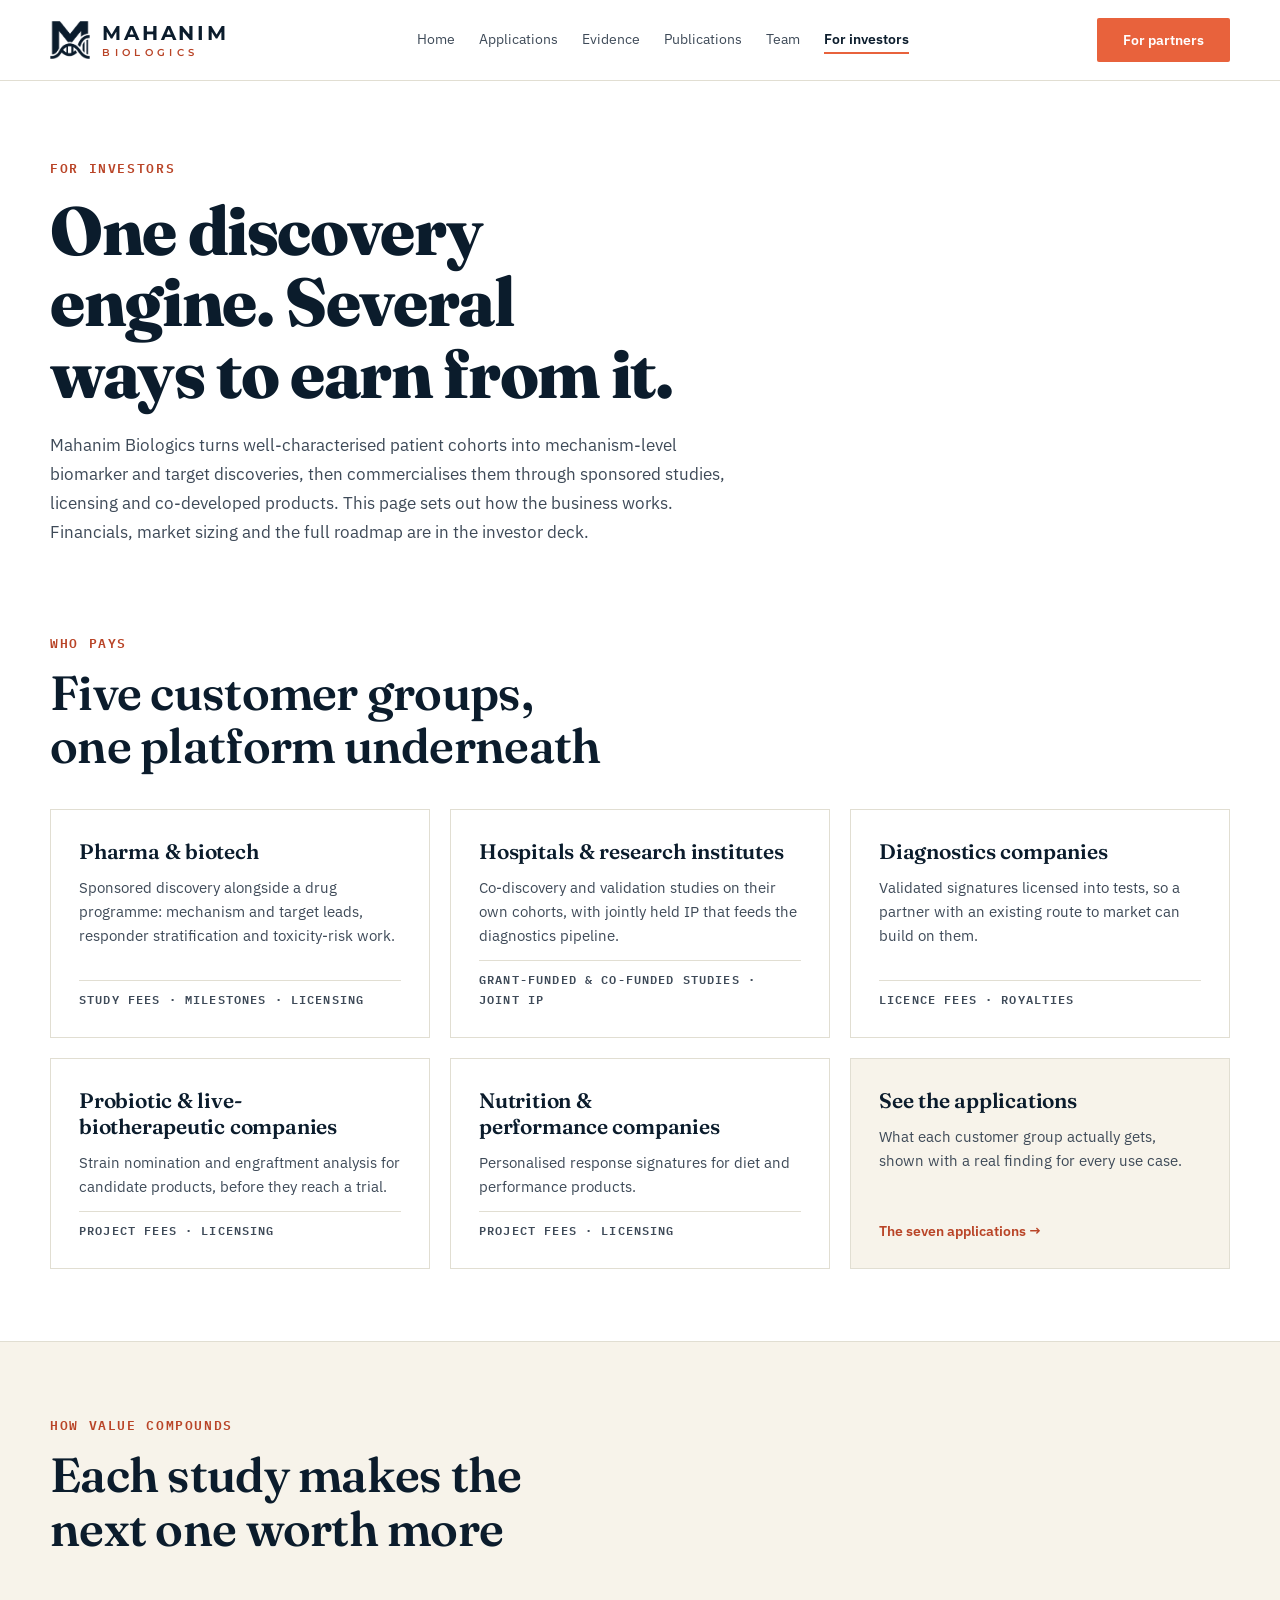
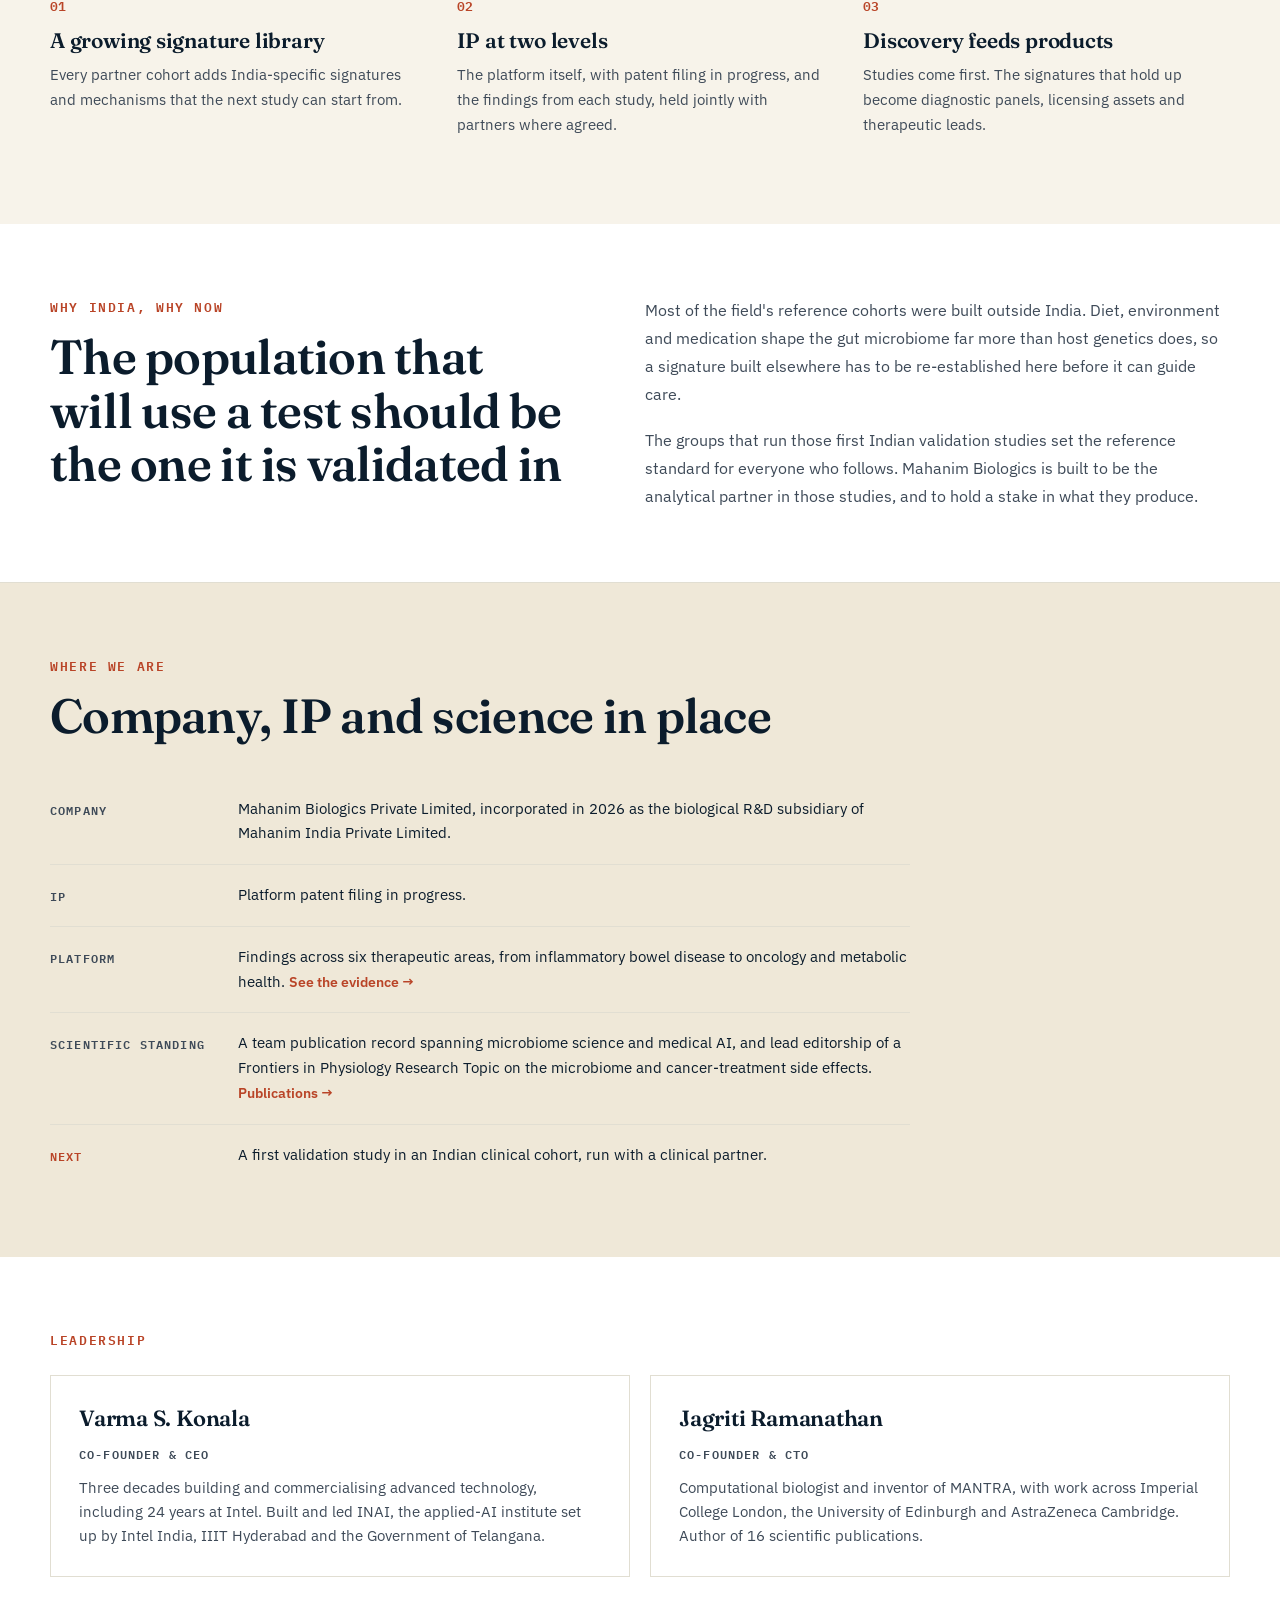
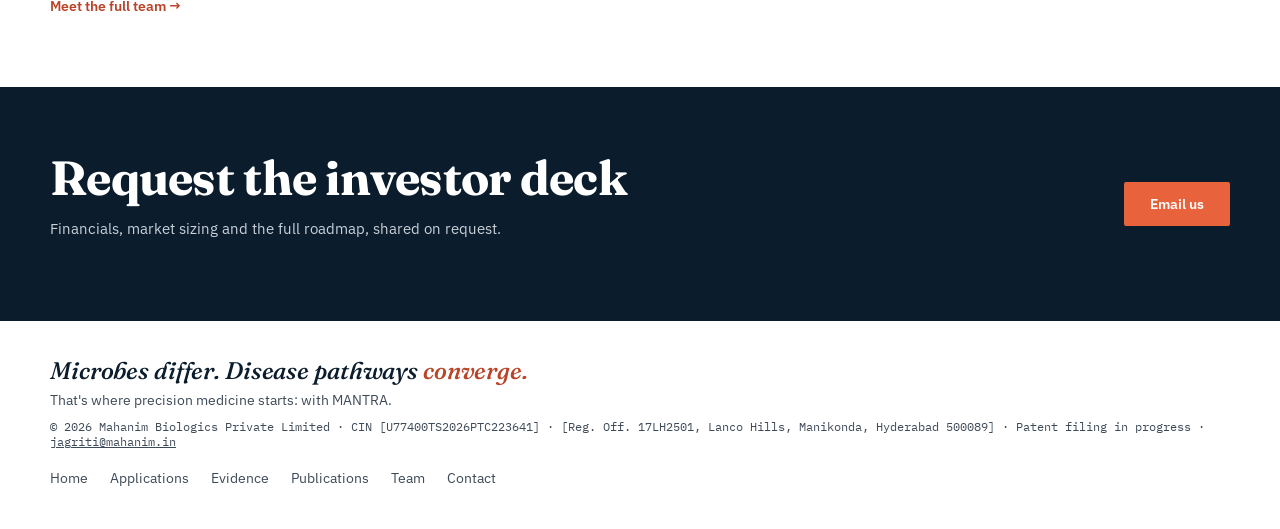
<file: investors.html>
<!doctype html>
<html lang="en">
<head>
<meta charset="utf-8">
<meta name="viewport" content="width=device-width, initial-scale=1">
<meta name="description" content="How Mahanim Biologics works as a business: who pays, how value compounds, and where the company stands.">
<title>Investors — Mahanim Biologics</title>
<link rel="icon" type="image/png" href="./assets/mahanim-icon.png">

<link rel="stylesheet" href="https://fonts.googleapis.com/css2?family=Fraunces:ital,opsz,wght@0,9..144,400;0,9..144,600;0,9..144,700;0,9..144,900;1,9..144,500&amp;family=Montserrat:wght@500;600;700;800&amp;family=IBM+Plex+Sans:wght@400;500;600;700&amp;family=IBM+Plex+Mono:wght@400;500;600&amp;display=swap">
<style>
  :root{
    --ink:#0B1C2C; --ink-soft:#3E4A58; --paper:#FFFFFF; --paper-2:#F7F3EA; --paper-3:#EFE8D8;
    --accent:#E8623C; --accent-deep:#B94427; --sage:#5F6E52; --line:#E1DED2;
    --font-display:'Fraunces',Georgia,serif; --font-body:'IBM Plex Sans',system-ui,sans-serif; --font-mono:'IBM Plex Mono',ui-monospace,monospace;
  }
  body{margin:0;background:var(--paper);color:var(--ink);font-family:var(--font-body);}
  a{color:inherit;text-decoration:none;}
  h1,h2,h3{font-family:var(--font-display);font-weight:600;margin:0;letter-spacing:-0.01em;}
  h1{font-weight:800;letter-spacing:-0.02em;}
  h2{line-height:1.15;}
  /* type scale */
  h1:not(.hero-title){font-size:clamp(40px,5.6vw,68px) !important;line-height:1.05 !important;}
  h2{font-size:clamp(30px,3.8vw,48px) !important;line-height:1.12 !important;letter-spacing:-0.015em;}
  .eyebrow{font-size:13px;}
  h1,h2,h3{text-wrap:balance;}
  .wordmark{display:flex;flex-direction:column;line-height:1;}
  .wm-main{font-family:'Montserrat',system-ui,sans-serif;font-weight:700;font-size:20px;letter-spacing:0.14em;color:var(--ink);}
  .wm-sub{font-family:'Montserrat',system-ui,sans-serif;font-weight:600;font-size:9.5px;letter-spacing:0.46em;color:var(--accent-deep);margin-top:5px;}
  .tagline{font-family:var(--font-display);font-style:italic;font-weight:500;letter-spacing:-0.005em;}
  .eyebrow{font-family:var(--font-mono);font-size:12.5px;font-weight:600;letter-spacing:0.13em;text-transform:uppercase;color:var(--accent-deep);}
  .nav-link{font-size:13.5px;color:var(--ink-soft);padding:4px 0;border-bottom:2px solid transparent;}
  .nav-link:hover{color:var(--ink);}
  .nav-active{color:var(--ink);font-weight:600;border-bottom:2px solid var(--accent);}
  .btn-primary{background:var(--accent);color:#fff;font-family:var(--font-body);font-weight:600;font-size:14px;padding:13px 26px;border-radius:2px;display:inline-flex;align-items:center;gap:8px;}
  .btn-primary:hover{background:var(--accent-deep);}
  .payer-card{background:var(--paper);border:1px solid var(--line);padding:28px;display:flex;flex-direction:column;gap:12px;}
  .payer-label{font-family:var(--font-mono);font-size:11.5px;font-weight:600;letter-spacing:0.1em;text-transform:uppercase;color:var(--ink-soft);}
  .text-link{color:var(--accent-deep);font-weight:600;font-size:14px;}
  .text-link:hover{text-decoration:underline;}
  .footer-link:hover{color:var(--accent) !important;}
  @media (max-width:880px){
    .hide-mobile{display:none !important;}
    .stack-mobile{flex-direction:column !important;}
    .grid-mobile-1{grid-template-columns:1fr !important;}
    .section-pad{padding-left:24px !important;padding-right:24px !important;}
  }
  .show-mobile{display:none;}
  .mnav{position:relative;}
  .mnav summary{list-style:none;cursor:pointer;font-family:var(--font-body);font-size:14px;font-weight:600;color:var(--ink);padding:0 16px;min-height:44px;border:1px solid var(--line);display:flex;align-items:center;gap:8px;box-sizing:border-box;}
  .mnav summary::-webkit-details-marker{display:none;}
  .mnav[open] summary{border-color:var(--ink);}
  .mnav-panel{position:absolute;right:0;top:calc(100% + 8px);background:#fff;border:1px solid var(--line);min-width:220px;display:flex;flex-direction:column;padding:8px 0;box-shadow:0 10px 28px rgba(11,28,44,0.10);}
  .mnav-panel a{padding:13px 20px;font-size:15px;color:var(--ink);}
  .mnav-panel a:hover{background:var(--paper-2);}
  .mnav-panel .mnav-cta{margin:8px 12px 4px;background:var(--accent);color:#fff;font-weight:600;text-align:center;}
  @media (max-width:880px){ .show-mobile{display:block !important;} }
</style>

</head>
<body>

<div style="width:100%;min-height:100vh;">

  <!-- NAV -->
  <div style="position:sticky;top:0;z-index:50;background:rgba(255,255,255,0.94);backdrop-filter:blur(6px);border-bottom:1px solid var(--line);">
    <div style="max-width:1180px;margin:0 auto;display:flex;align-items:center;justify-content:space-between;padding:18px 40px;" class="section-pad">
      <a href="index.html" style="display:flex;align-items:center;gap:12px;" aria-label="Mahanim Biologics home">
        <img src="./assets/mahanim-mark.png" alt="" style="height:38px;width:auto;display:block;">
        <span class="wordmark"><span class="wm-main">MAHANIM</span><span class="wm-sub">BIOLOGICS</span></span>
      </a>
      <div style="display:flex;align-items:center;gap:24px;" class="hide-mobile">
        <a href="index.html" class="nav-link">Home</a>
        <a href="applications.html" class="nav-link">Applications</a>
        <a href="evidence.html" class="nav-link">Evidence</a>
        <a href="publications.html" class="nav-link">Publications</a>
        <a href="team.html" class="nav-link">Team</a>
        <a href="investors.html" class="nav-link nav-active">For investors</a>
      </div>
      <details class="mnav show-mobile"><summary aria-label="Open site menu"><svg width="18" height="18" viewBox="0 0 24 24" fill="none" stroke="currentColor" stroke-width="2" stroke-linecap="round" aria-hidden="true"><path d="M4 7h16M4 12h16M4 17h16"></path></svg>Menu</summary><div class="mnav-panel"><a href="index.html">Home</a><a href="applications.html">Applications</a><a href="evidence.html">Evidence</a><a href="publications.html">Publications</a><a href="team.html">Team</a><a href="investors.html">For investors</a><a href="contact.html" class="mnav-cta">For partners</a></div></details>
      <a href="contact.html" class="btn-primary hide-mobile">For partners</a>
    </div>
  </div>

  <!-- HEADER -->
  <div style="max-width:1180px;margin:0 auto;padding:76px 40px 20px;" class="section-pad">
    <div class="eyebrow">For investors</div>
    <h1 style="font-size:clamp(36px,5vw,60px);line-height:1.05;margin-top:16px;max-width:820px;">One discovery engine. Several ways to earn from it.</h1>
    <p style="max-width:700px;font-size:17px;color:var(--ink-soft);line-height:1.7;margin-top:22px;">
      Mahanim Biologics turns well-characterised patient cohorts into mechanism-level
      biomarker and target discoveries, then commercialises them through sponsored
      studies, licensing and co-developed products. This page sets out how the
      business works. Financials, market sizing and the full roadmap are in the
      investor deck.
    </p>
  </div>

  <!-- WHO PAYS -->
  <div style="max-width:1180px;margin:0 auto;padding:48px 40px 72px;" class="section-pad">
    <div class="eyebrow">Who pays</div>
    <h2 style="margin-top:12px;max-width:760px;">Five customer groups, one platform underneath</h2>
    <div style="display:grid;grid-template-columns:repeat(3,1fr);gap:20px;margin-top:36px;" class="grid-mobile-1">
      <div class="payer-card">
        <h3 style="font-size:21px;">Pharma &amp; biotech</h3>
        <p style="font-size:14.5px;color:var(--ink-soft);line-height:1.65;margin:0;">Sponsored discovery alongside a drug programme: mechanism and target leads, responder stratification and toxicity-risk work.</p>
        <div class="payer-label" style="margin-top:auto;padding-top:8px;border-top:1px solid var(--line);">Study fees · milestones · licensing</div>
      </div>
      <div class="payer-card">
        <h3 style="font-size:21px;">Hospitals &amp; research institutes</h3>
        <p style="font-size:14.5px;color:var(--ink-soft);line-height:1.65;margin:0;">Co-discovery and validation studies on their own cohorts, with jointly held IP that feeds the diagnostics pipeline.</p>
        <div class="payer-label" style="margin-top:auto;padding-top:8px;border-top:1px solid var(--line);">Grant-funded &amp; co-funded studies · joint IP</div>
      </div>
      <div class="payer-card">
        <h3 style="font-size:21px;">Diagnostics companies</h3>
        <p style="font-size:14.5px;color:var(--ink-soft);line-height:1.65;margin:0;">Validated signatures licensed into tests, so a partner with an existing route to market can build on them.</p>
        <div class="payer-label" style="margin-top:auto;padding-top:8px;border-top:1px solid var(--line);">Licence fees · royalties</div>
      </div>
      <div class="payer-card">
        <h3 style="font-size:21px;">Probiotic &amp; live-biotherapeutic companies</h3>
        <p style="font-size:14.5px;color:var(--ink-soft);line-height:1.65;margin:0;">Strain nomination and engraftment analysis for candidate products, before they reach a trial.</p>
        <div class="payer-label" style="margin-top:auto;padding-top:8px;border-top:1px solid var(--line);">Project fees · licensing</div>
      </div>
      <div class="payer-card">
        <h3 style="font-size:21px;">Nutrition &amp; performance companies</h3>
        <p style="font-size:14.5px;color:var(--ink-soft);line-height:1.65;margin:0;">Personalised response signatures for diet and performance products.</p>
        <div class="payer-label" style="margin-top:auto;padding-top:8px;border-top:1px solid var(--line);">Project fees · licensing</div>
      </div>
      <div class="payer-card" style="background:var(--paper-2);">
        <h3 style="font-size:21px;">See the applications</h3>
        <p style="font-size:14.5px;color:var(--ink-soft);line-height:1.65;margin:0;">What each customer group actually gets, shown with a real finding for every use case.</p>
        <a href="applications.html" class="text-link" style="margin-top:auto;">The seven applications →</a>
      </div>
    </div>
  </div>

  <!-- HOW VALUE COMPOUNDS -->
  <div style="background:var(--paper-2);padding:72px 40px;border-top:1px solid var(--line);" class="section-pad">
    <div style="max-width:1180px;margin:0 auto;">
      <div class="eyebrow">How value compounds</div>
      <h2 style="margin-top:12px;max-width:760px;">Each study makes the next one worth more</h2>
      <div style="display:grid;grid-template-columns:repeat(3,1fr);gap:40px;margin-top:40px;" class="grid-mobile-1">
        <div>
          <div style="font-family:var(--font-mono);font-size:13px;font-weight:600;color:var(--accent-deep);">01</div>
          <h3 style="font-size:21px;margin-top:10px;">A growing signature library</h3>
          <p style="font-size:14.5px;color:var(--ink-soft);line-height:1.7;margin-top:10px;">Every partner cohort adds India-specific signatures and mechanisms that the next study can start from.</p>
        </div>
        <div>
          <div style="font-family:var(--font-mono);font-size:13px;font-weight:600;color:var(--accent-deep);">02</div>
          <h3 style="font-size:21px;margin-top:10px;">IP at two levels</h3>
          <p style="font-size:14.5px;color:var(--ink-soft);line-height:1.7;margin-top:10px;">The platform itself, with patent filing in progress, and the findings from each study, held jointly with partners where agreed.</p>
        </div>
        <div>
          <div style="font-family:var(--font-mono);font-size:13px;font-weight:600;color:var(--accent-deep);">03</div>
          <h3 style="font-size:21px;margin-top:10px;">Discovery feeds products</h3>
          <p style="font-size:14.5px;color:var(--ink-soft);line-height:1.7;margin-top:10px;">Studies come first. The signatures that hold up become diagnostic panels, licensing assets and therapeutic leads.</p>
        </div>
      </div>
    </div>
  </div>

  <!-- WHY INDIA -->
  <div style="max-width:1180px;margin:0 auto;padding:72px 40px;" class="section-pad">
    <div style="display:flex;gap:64px;align-items:flex-start;" class="stack-mobile">
      <div style="flex:1;">
        <div class="eyebrow">Why India, why now</div>
        <h2 style="margin-top:12px;">The population that will use a test should be the one it is validated in</h2>
      </div>
      <div style="flex:1.1;">
        <p style="font-size:16px;color:var(--ink-soft);line-height:1.75;margin:0;">
          Most of the field's reference cohorts were built outside India. Diet,
          environment and medication shape the gut microbiome far more than host
          genetics does, so a signature built elsewhere has to be re-established here
          before it can guide care.
        </p>
        <p style="font-size:16px;color:var(--ink-soft);line-height:1.75;margin:18px 0 0;">
          The groups that run those first Indian validation studies set the reference
          standard for everyone who follows. Mahanim Biologics is built to be the
          analytical partner in those studies, and to hold a stake in what they produce.
        </p>
      </div>
    </div>
  </div>

  <!-- WHERE WE ARE -->
  <div style="background:var(--paper-3);padding:72px 40px;border-top:1px solid var(--line);" class="section-pad">
    <div style="max-width:1180px;margin:0 auto;">
      <div class="eyebrow">Where we are</div>
      <h2 style="margin-top:12px;max-width:760px;">Company, IP and science in place</h2>
      <div style="margin-top:36px;max-width:860px;">
        <div style="display:flex;gap:28px;padding:18px 0;border-bottom:1px solid var(--line);" class="stack-mobile">
          <div class="payer-label" style="min-width:160px;padding-top:3px;">Company</div>
          <div style="font-size:15px;line-height:1.65;">Mahanim Biologics Private Limited, incorporated in 2026 as the biological R&amp;D subsidiary of Mahanim India Private Limited.</div>
        </div>
        <div style="display:flex;gap:28px;padding:18px 0;border-bottom:1px solid var(--line);" class="stack-mobile">
          <div class="payer-label" style="min-width:160px;padding-top:3px;">IP</div>
          <div style="font-size:15px;line-height:1.65;">Platform patent filing in progress.</div>
        </div>
        <div style="display:flex;gap:28px;padding:18px 0;border-bottom:1px solid var(--line);" class="stack-mobile">
          <div class="payer-label" style="min-width:160px;padding-top:3px;">Platform</div>
          <div style="font-size:15px;line-height:1.65;">Findings across six therapeutic areas, from inflammatory bowel disease to oncology and metabolic health. <a href="evidence.html" class="text-link">See the evidence →</a></div>
        </div>
        <div style="display:flex;gap:28px;padding:18px 0;border-bottom:1px solid var(--line);" class="stack-mobile">
          <div class="payer-label" style="min-width:160px;padding-top:3px;">Scientific standing</div>
          <div style="font-size:15px;line-height:1.65;">A team publication record spanning microbiome science and medical AI, and lead editorship of a Frontiers in Physiology Research Topic on the microbiome and cancer-treatment side effects. <a href="publications.html" class="text-link">Publications →</a></div>
        </div>
        <div style="display:flex;gap:28px;padding:18px 0;" class="stack-mobile">
          <div class="payer-label" style="min-width:160px;padding-top:3px;color:var(--accent-deep);">Next</div>
          <div style="font-size:15px;line-height:1.65;">A first validation study in an Indian clinical cohort, run with a clinical partner.</div>
        </div>
      </div>
    </div>
  </div>

  <!-- LEADERSHIP -->
  <div style="max-width:1180px;margin:0 auto;padding:72px 40px;" class="section-pad">
    <div class="eyebrow">Leadership</div>
    <div style="display:grid;grid-template-columns:1fr 1fr;gap:20px;margin-top:24px;" class="grid-mobile-1">
      <div class="payer-card">
        <h3 style="font-size:22px;">Varma S. Konala</h3>
        <div class="payer-label">Co-founder &amp; CEO</div>
        <p style="font-size:14.5px;color:var(--ink-soft);line-height:1.65;margin:0;">Three decades building and commercialising advanced technology, including 24 years at Intel. Built and led INAI, the applied-AI institute set up by Intel India, IIIT Hyderabad and the Government of Telangana.</p>
      </div>
      <div class="payer-card">
        <h3 style="font-size:22px;">Jagriti Ramanathan</h3>
        <div class="payer-label">Co-founder &amp; CTO</div>
        <p style="font-size:14.5px;color:var(--ink-soft);line-height:1.65;margin:0;">Computational biologist and inventor of MANTRA, with work across Imperial College London, the University of Edinburgh and AstraZeneca Cambridge. Author of 16 scientific publications.</p>
      </div>
    </div>
    <a href="team.html" class="text-link" style="display:inline-block;margin-top:20px;">Meet the full team →</a>
  </div>

  <!-- CTA -->
  <div style="background:var(--ink);padding:64px 40px;" class="section-pad">
    <div style="max-width:1180px;margin:0 auto;display:flex;justify-content:space-between;align-items:center;gap:24px;flex-wrap:wrap;">
      <div style="max-width:620px;">
        <h2 style="font-size:clamp(26px,3vw,36px);font-weight:700;color:#fff;">Request the investor deck</h2>
        <p style="font-size:15px;color:#C9D0D8;line-height:1.65;margin-top:12px;">Financials, market sizing and the full roadmap, shared on request.</p>
      </div>
      <a href="mailto:jagriti@mahanim.in?subject=Investor%20enquiry%20%E2%80%94%20Mahanim%20Biologics" class="btn-primary">Email us</a>
    </div>
  </div>

  <!-- FOOTER -->
  <div style="padding:36px 40px;" class="section-pad">
    <div style="max-width:1180px;margin:0 auto;display:flex;justify-content:space-between;align-items:center;flex-wrap:wrap;gap:16px;">
      <div><div class="tagline" style="font-size:24px;line-height:1.2;color:var(--ink);">Microbes differ. Disease pathways <span style="color:var(--accent-deep);">converge.</span></div><div style="font-size:14px;color:var(--ink-soft);margin:6px 0 10px;">That's where precision medicine starts: with MANTRA.</div><div style="font-family:var(--font-mono);font-size:11.5px;color:var(--ink-soft);">© 2026 Mahanim Biologics Private Limited · CIN [U77400TS2026PTC223641] · [Reg. Off. 17LH2501, Lanco Hills, Manikonda, Hyderabad 500089] · Patent filing in progress · <a href="mailto:jagriti@mahanim.in" style="text-decoration:underline;">jagriti@mahanim.in</a></div></div>
      <div style="display:flex;gap:22px;flex-wrap:wrap;">
        <a href="index.html" class="nav-link footer-link">Home</a>
        <a href="applications.html" class="nav-link footer-link">Applications</a>
        <a href="evidence.html" class="nav-link footer-link">Evidence</a>
        <a href="publications.html" class="nav-link footer-link">Publications</a>
        <a href="team.html" class="nav-link footer-link">Team</a>
        <a href="contact.html" class="nav-link footer-link">Contact</a>
      </div>
    </div>
  </div>

</div>

</body>
</html>
</file>
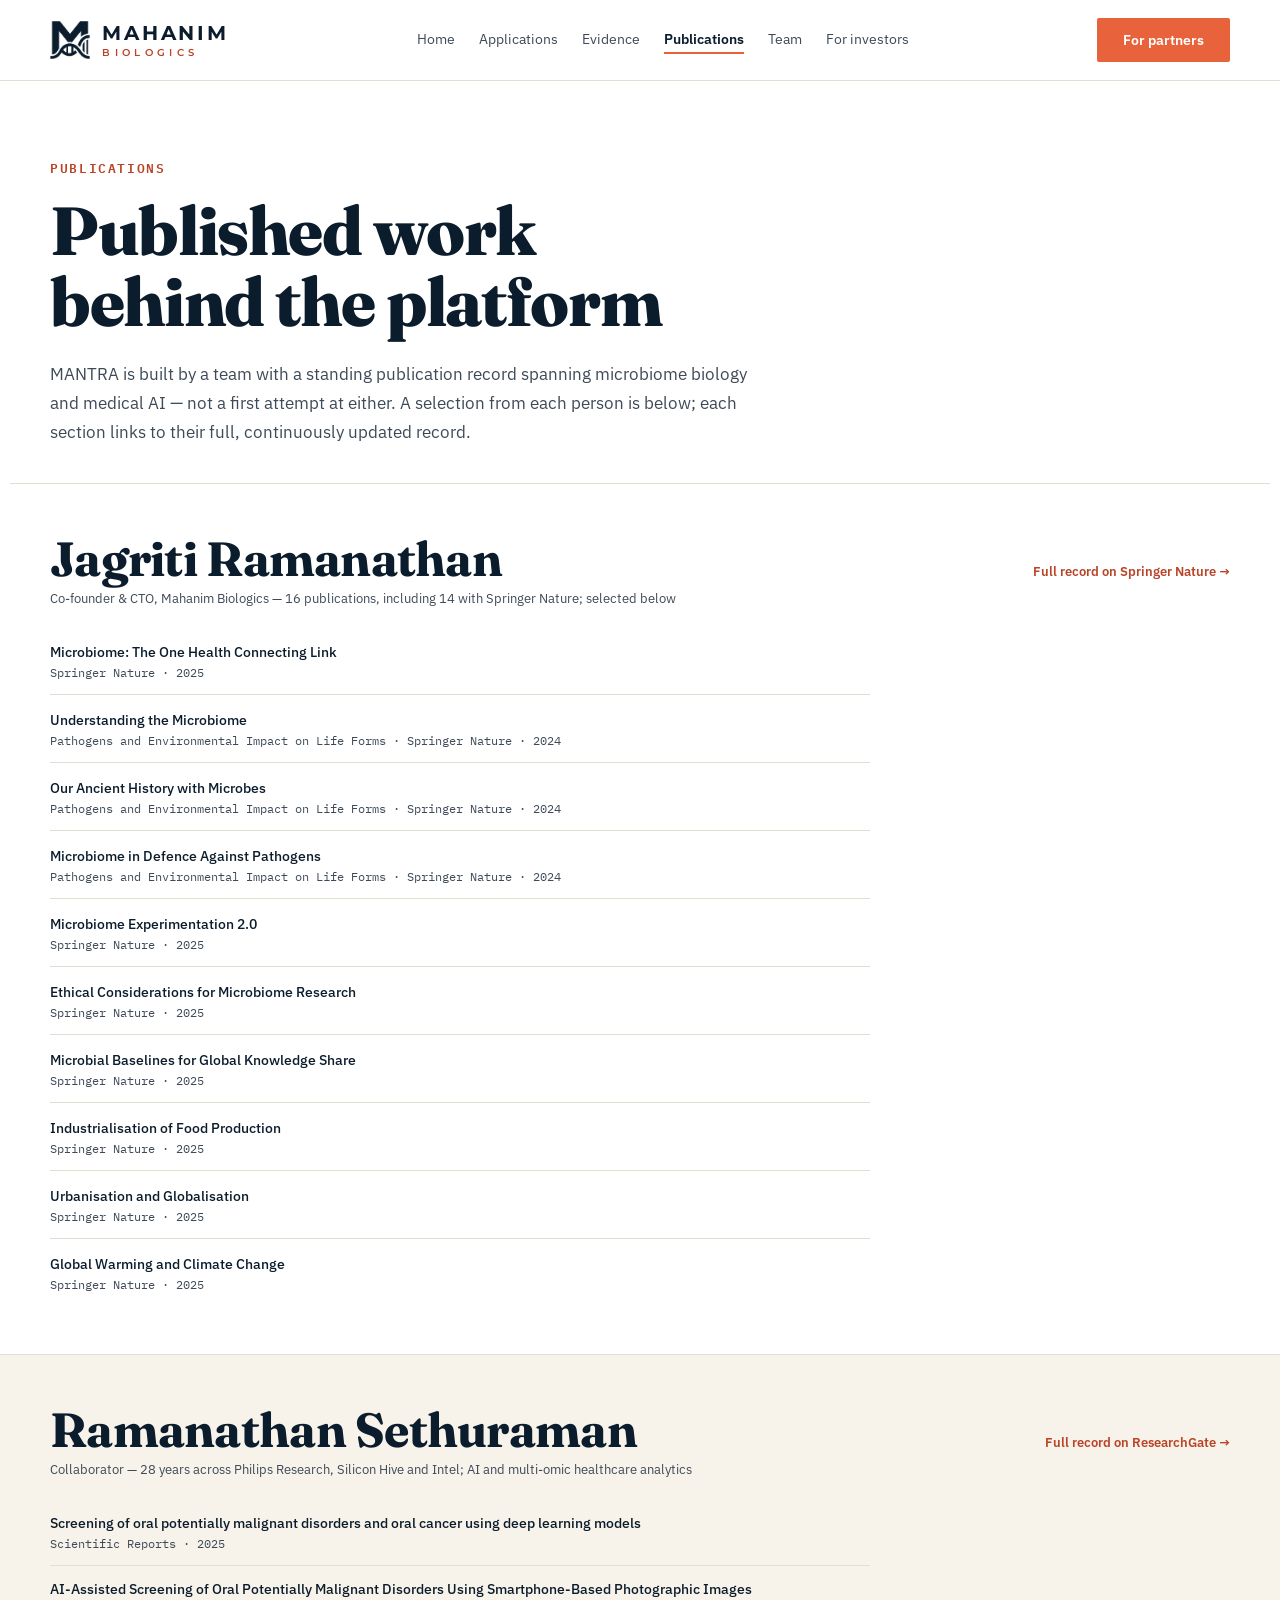
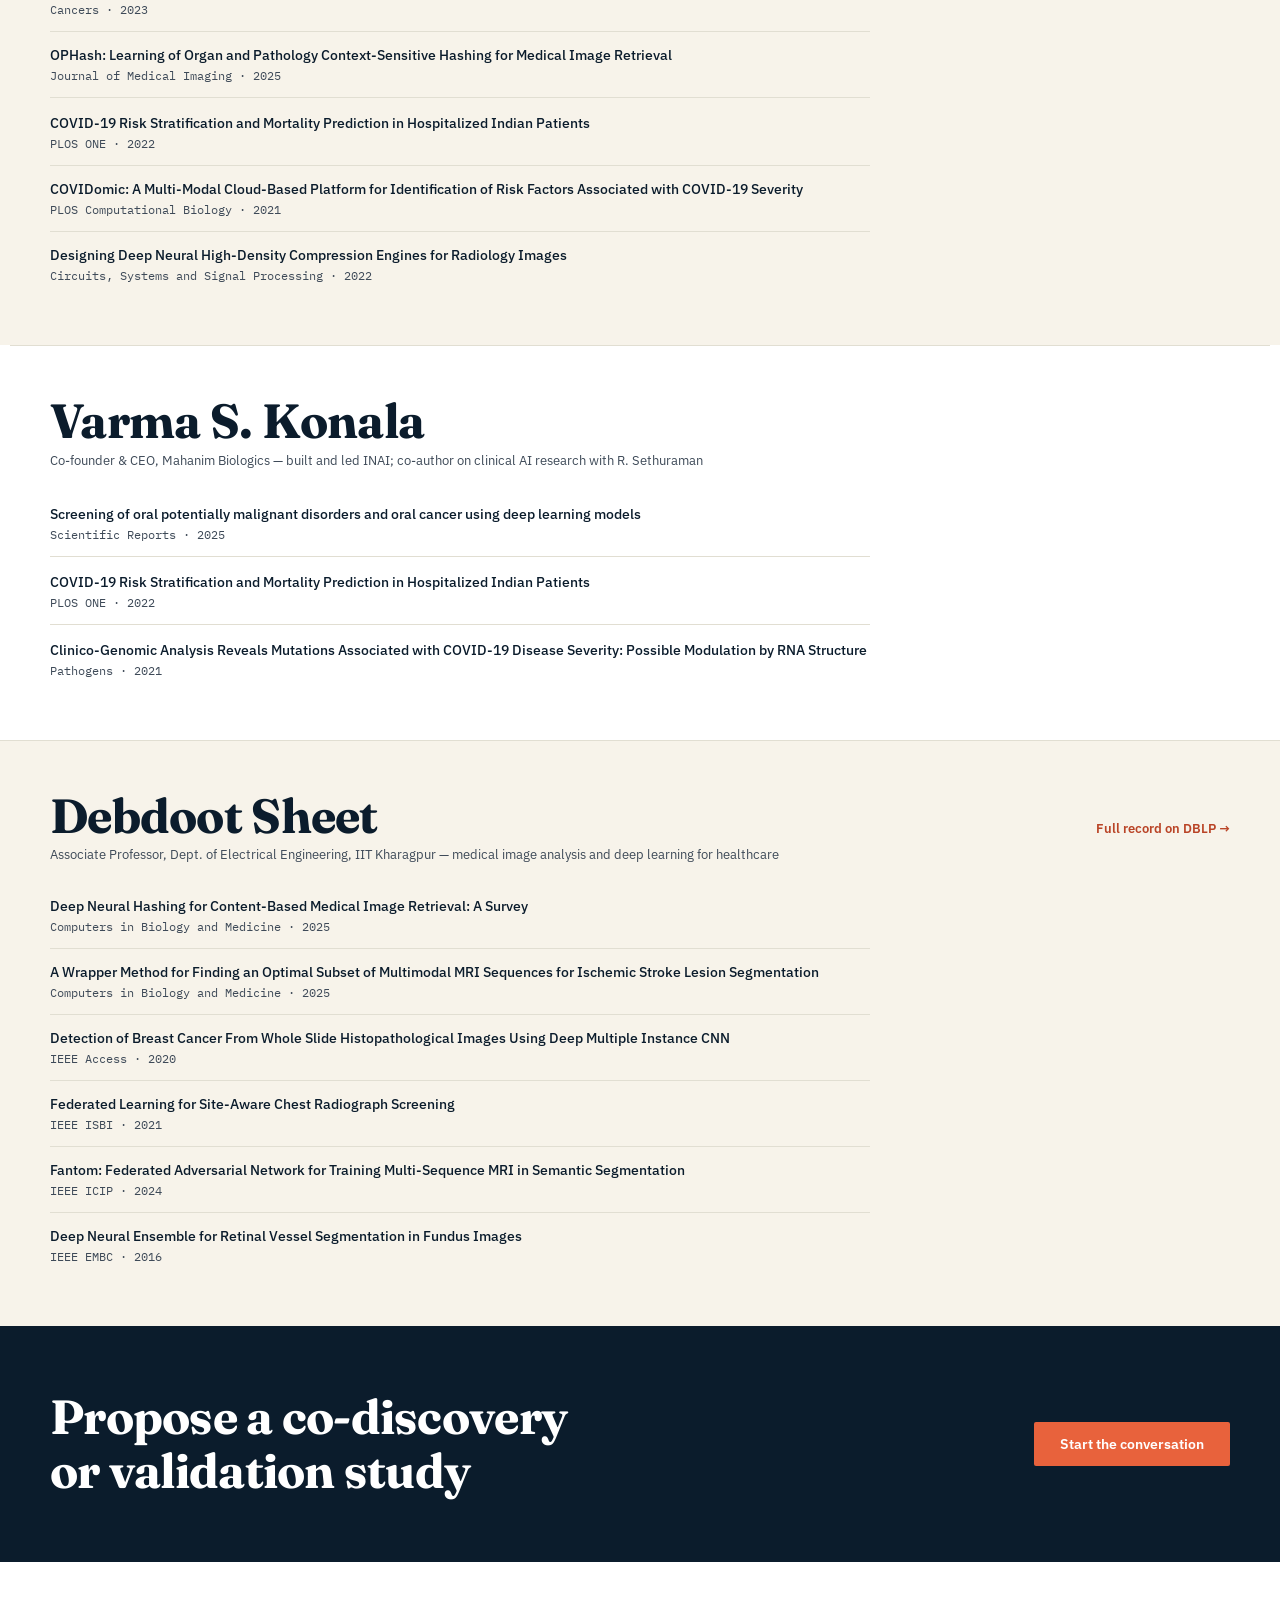
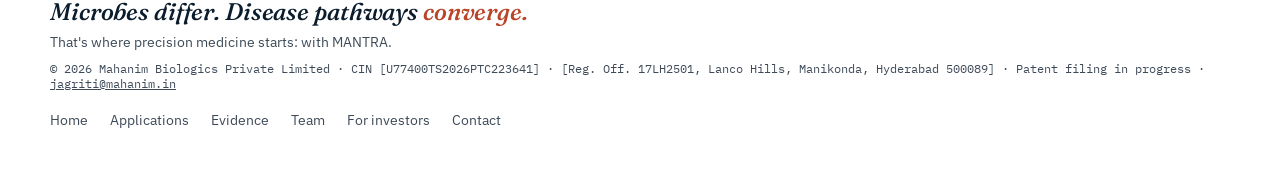
<file: publications.html>
<!doctype html>
<html lang="en">
<head>
<meta charset="utf-8">
<meta name="viewport" content="width=device-width, initial-scale=1">
<meta name="description" content="Published work from the Mahanim Biologics team across microbiome science and medical AI.">
<title>Publications — Mahanim Biologics</title>
<link rel="icon" type="image/png" href="./assets/mahanim-icon.png">

<link rel="stylesheet" href="https://fonts.googleapis.com/css2?family=Fraunces:ital,opsz,wght@0,9..144,400;0,9..144,600;0,9..144,700;0,9..144,900;1,9..144,500&amp;family=Montserrat:wght@500;600;700;800&amp;family=IBM+Plex+Sans:wght@400;500;600;700&amp;family=IBM+Plex+Mono:wght@400;500;600&amp;display=swap">
<style>
  :root{
    --ink:#0B1C2C; --ink-soft:#3E4A58; --paper:#FFFFFF; --paper-2:#F7F3EA; --paper-3:#EFE8D8;
    --accent:#E8623C; --accent-deep:#B94427; --sage:#5F6E52; --line:#E1DED2;
    --font-display:'Fraunces',Georgia,serif; --font-body:'IBM Plex Sans',system-ui,sans-serif; --font-mono:'IBM Plex Mono',ui-monospace,monospace;
  }
  body{margin:0;background:var(--paper);color:var(--ink);font-family:var(--font-body);}
  a{color:inherit;text-decoration:none;}
  h1,h2,h3{font-family:var(--font-display);font-weight:600;margin:0;letter-spacing:-0.01em;}
  h1{font-weight:800;letter-spacing:-0.02em;}
  h2{line-height:1.15;}
  /* type scale */
  h1:not(.hero-title){font-size:clamp(40px,5.6vw,68px) !important;line-height:1.05 !important;}
  h2{font-size:clamp(30px,3.8vw,48px) !important;line-height:1.12 !important;letter-spacing:-0.015em;}
  .eyebrow{font-size:13px;}
  h1,h2,h3{text-wrap:balance;}
  .wordmark{display:flex;flex-direction:column;line-height:1;}
  .wm-main{font-family:'Montserrat',system-ui,sans-serif;font-weight:700;font-size:20px;letter-spacing:0.14em;color:var(--ink);}
  .wm-sub{font-family:'Montserrat',system-ui,sans-serif;font-weight:600;font-size:9.5px;letter-spacing:0.46em;color:var(--accent-deep);margin-top:5px;}
  .tagline{font-family:var(--font-display);font-style:italic;font-weight:500;letter-spacing:-0.005em;}
  .eyebrow{font-family:var(--font-mono);font-size:12.5px;font-weight:600;letter-spacing:0.13em;text-transform:uppercase;color:var(--accent-deep);}
  .nav-link{font-size:13.5px;color:var(--ink-soft);padding:4px 0;border-bottom:2px solid transparent;}
  .nav-link:hover{color:var(--ink);}
  .nav-active{color:var(--ink);font-weight:600;border-bottom:2px solid var(--accent);}
  .btn-primary{background:var(--accent);color:#fff;font-family:var(--font-body);font-weight:600;font-size:14px;padding:13px 26px;border-radius:2px;display:inline-flex;align-items:center;gap:8px;}
  .btn-primary:hover{background:var(--accent-deep);}
  .pub-item{padding:14px 0;border-bottom:1px solid var(--line);}
  .pub-title{font-size:14px;color:var(--ink);font-weight:500;}
  .pub-title:hover{color:var(--accent-deep);text-decoration:underline;}
  .pub-meta{font-family:var(--font-mono);font-size:11.5px;color:var(--ink-soft);margin-top:4px;}
  .profile-link{font-size:12.5px;color:var(--accent-deep);font-weight:600;}
  .profile-link:hover{text-decoration:underline;}
  .footer-link:hover{color:var(--accent) !important;}
  @media (max-width:880px){
    .hide-mobile{display:none !important;}
    .stack-mobile{flex-direction:column !important;}
    .section-pad{padding-left:24px !important;padding-right:24px !important;}
  }
  .show-mobile{display:none;}
  .mnav{position:relative;}
  .mnav summary{list-style:none;cursor:pointer;font-family:var(--font-body);font-size:14px;font-weight:600;color:var(--ink);padding:0 16px;min-height:44px;border:1px solid var(--line);display:flex;align-items:center;gap:8px;box-sizing:border-box;}
  .mnav summary::-webkit-details-marker{display:none;}
  .mnav[open] summary{border-color:var(--ink);}
  .mnav-panel{position:absolute;right:0;top:calc(100% + 8px);background:#fff;border:1px solid var(--line);min-width:220px;display:flex;flex-direction:column;padding:8px 0;box-shadow:0 10px 28px rgba(11,28,44,0.10);}
  .mnav-panel a{padding:13px 20px;font-size:15px;color:var(--ink);}
  .mnav-panel a:hover{background:var(--paper-2);}
  .mnav-panel .mnav-cta{margin:8px 12px 4px;background:var(--accent);color:#fff;font-weight:600;text-align:center;}
  @media (max-width:880px){ .show-mobile{display:block !important;} }
</style>

</head>
<body>

<div style="width:100%;min-height:100vh;">

  <!-- NAV -->
  <div style="position:sticky;top:0;z-index:50;background:rgba(255,255,255,0.94);backdrop-filter:blur(6px);border-bottom:1px solid var(--line);">
    <div style="max-width:1180px;margin:0 auto;display:flex;align-items:center;justify-content:space-between;padding:18px 40px;" class="section-pad">
      <a href="index.html" style="display:flex;align-items:center;gap:12px;" aria-label="Mahanim Biologics home">
        <img src="./assets/mahanim-mark.png" alt="" style="height:38px;width:auto;display:block;">
        <span class="wordmark"><span class="wm-main">MAHANIM</span><span class="wm-sub">BIOLOGICS</span></span>
      </a>
      <div style="display:flex;align-items:center;gap:24px;" class="hide-mobile">
        <a href="index.html" class="nav-link">Home</a>
        <a href="applications.html" class="nav-link">Applications</a>
        <a href="evidence.html" class="nav-link">Evidence</a>
        <a href="publications.html" class="nav-link nav-active">Publications</a>
        <a href="team.html" class="nav-link">Team</a>
        <a href="investors.html" class="nav-link">For investors</a>
      </div>
      <details class="mnav show-mobile"><summary aria-label="Open site menu"><svg width="18" height="18" viewBox="0 0 24 24" fill="none" stroke="currentColor" stroke-width="2" stroke-linecap="round" aria-hidden="true"><path d="M4 7h16M4 12h16M4 17h16"></path></svg>Menu</summary><div class="mnav-panel"><a href="index.html">Home</a><a href="applications.html">Applications</a><a href="evidence.html">Evidence</a><a href="publications.html">Publications</a><a href="team.html">Team</a><a href="investors.html">For investors</a><a href="contact.html" class="mnav-cta">For partners</a></div></details>
      <a href="contact.html" class="btn-primary hide-mobile">For partners</a>
    </div>
  </div>

  <!-- HEADER -->
  <div style="max-width:1180px;margin:0 auto;padding:76px 40px 20px;" class="section-pad">
    <div class="eyebrow">Publications</div>
    <h1 style="font-size:clamp(36px,5vw,60px);line-height:1.05;margin-top:16px;max-width:760px;">Published work behind the platform</h1>
    <p style="max-width:700px;font-size:17px;color:var(--ink-soft);line-height:1.7;margin-top:22px;">
      MANTRA is built by a team with a standing publication record spanning microbiome
      biology and medical AI — not a first attempt at either. A selection from each
      person is below; each section links to their full, continuously updated record.
    </p>
  </div>

  <!-- JAGRITI -->
  <div style="max-width:1180px;margin:0 auto;padding:48px 40px;border-top:1px solid var(--line);" class="section-pad">
    <div style="display:flex;justify-content:space-between;align-items:baseline;flex-wrap:wrap;gap:12px;">
      <h2 style="font-size:28px;font-weight:700;">Jagriti Ramanathan</h2>
      <a href="https://link.springer.com/search?query=Jagriti%20Ramanathan" class="profile-link" target="_blank">Full record on Springer Nature →</a>
    </div>
    <div style="font-size:13px;color:var(--ink-soft);margin-top:4px;">Co-founder &amp; CTO, Mahanim Biologics — 16 publications, including 14 with Springer Nature; selected below</div>
    <div style="margin-top:20px;max-width:820px;">
      <div class="pub-item"><a href="https://link.springer.com/chapter/10.1007/978-3-031-80029-0_1" class="pub-title" target="_blank">Microbiome: The One Health Connecting Link</a><div class="pub-meta">Springer Nature · 2025</div></div>
      <div class="pub-item"><a href="https://link.springer.com/chapter/10.1007/978-3-031-70088-0_15" class="pub-title" target="_blank">Understanding the Microbiome</a><div class="pub-meta">Pathogens and Environmental Impact on Life Forms · Springer Nature · 2024</div></div>
      <div class="pub-item"><a href="https://link.springer.com/chapter/10.1007/978-3-031-70088-0_14" class="pub-title" target="_blank">Our Ancient History with Microbes</a><div class="pub-meta">Pathogens and Environmental Impact on Life Forms · Springer Nature · 2024</div></div>
      <div class="pub-item"><a href="https://link.springer.com/chapter/10.1007/978-3-031-70088-0_16" class="pub-title" target="_blank">Microbiome in Defence Against Pathogens</a><div class="pub-meta">Pathogens and Environmental Impact on Life Forms · Springer Nature · 2024</div></div>
      <div class="pub-item"><a href="https://link.springer.com/chapter/10.1007/978-3-031-80029-0_8" class="pub-title" target="_blank">Microbiome Experimentation 2.0</a><div class="pub-meta">Springer Nature · 2025</div></div>
      <div class="pub-item"><a href="https://link.springer.com/chapter/10.1007/978-3-031-80029-0_11" class="pub-title" target="_blank">Ethical Considerations for Microbiome Research</a><div class="pub-meta">Springer Nature · 2025</div></div>
      <div class="pub-item"><a href="https://link.springer.com/chapter/10.1007/978-3-031-80029-0_7" class="pub-title" target="_blank">Microbial Baselines for Global Knowledge Share</a><div class="pub-meta">Springer Nature · 2025</div></div>
      <div class="pub-item"><a href="https://link.springer.com/chapter/10.1007/978-3-031-80029-0_3" class="pub-title" target="_blank">Industrialisation of Food Production</a><div class="pub-meta">Springer Nature · 2025</div></div>
      <div class="pub-item"><a href="https://link.springer.com/chapter/10.1007/978-3-031-80029-0_4" class="pub-title" target="_blank">Urbanisation and Globalisation</a><div class="pub-meta">Springer Nature · 2025</div></div>
      <div class="pub-item" style="border-bottom:none;"><a href="https://link.springer.com/chapter/10.1007/978-3-031-80029-0_6" class="pub-title" target="_blank">Global Warming and Climate Change</a><div class="pub-meta">Springer Nature · 2025</div></div>
    </div>
  </div>

  <!-- RAMANATHAN SETHURAMAN -->
  <div style="background:var(--paper-2);padding:48px 40px;border-top:1px solid var(--line);" class="section-pad">
    <div style="max-width:1180px;margin:0 auto;">
      <div style="display:flex;justify-content:space-between;align-items:baseline;flex-wrap:wrap;gap:12px;">
        <h2 style="font-size:28px;font-weight:700;">Ramanathan Sethuraman</h2>
        <a href="https://www.researchgate.net/profile/Ramanathan-Sethuraman-2" class="profile-link" target="_blank">Full record on ResearchGate →</a>
      </div>
      <div style="font-size:13px;color:var(--ink-soft);margin-top:4px;">Collaborator — 28 years across Philips Research, Silicon Hive and Intel; AI and multi-omic healthcare analytics</div>
      <div style="margin-top:20px;max-width:820px;">
        <div class="pub-item"><a href="https://doi.org/10.1038/s41598-025-02802-5" class="pub-title" target="_blank">Screening of oral potentially malignant disorders and oral cancer using deep learning models</a><div class="pub-meta">Scientific Reports · 2025</div></div>
        <div class="pub-item"><div class="pub-title">AI-Assisted Screening of Oral Potentially Malignant Disorders Using Smartphone-Based Photographic Images</div><div class="pub-meta">Cancers · 2023</div></div>
        <div class="pub-item"><div class="pub-title">OPHash: Learning of Organ and Pathology Context-Sensitive Hashing for Medical Image Retrieval</div><div class="pub-meta">Journal of Medical Imaging · 2025</div></div>
        <div class="pub-item"><a href="https://doi.org/10.1371/journal.pone.0264785" class="pub-title" target="_blank">COVID-19 Risk Stratification and Mortality Prediction in Hospitalized Indian Patients</a><div class="pub-meta">PLOS ONE · 2022</div></div>
        <div class="pub-item"><div class="pub-title">COVIDomic: A Multi-Modal Cloud-Based Platform for Identification of Risk Factors Associated with COVID-19 Severity</div><div class="pub-meta">PLOS Computational Biology · 2021</div></div>
        <div class="pub-item" style="border-bottom:none;"><div class="pub-title">Designing Deep Neural High-Density Compression Engines for Radiology Images</div><div class="pub-meta">Circuits, Systems and Signal Processing · 2022</div></div>
      </div>
    </div>
  </div>

  <!-- SRINIVASA VARMA KONALA -->
  <div style="max-width:1180px;margin:0 auto;padding:48px 40px;border-top:1px solid var(--line);" class="section-pad">
    <div style="display:flex;justify-content:space-between;align-items:baseline;flex-wrap:wrap;gap:12px;">
      <h2 style="font-size:28px;font-weight:700;">Varma S. Konala</h2>
    </div>
    <div style="font-size:13px;color:var(--ink-soft);margin-top:4px;">Co-founder &amp; CEO, Mahanim Biologics — built and led INAI; co-author on clinical AI research with R. Sethuraman</div>
    <div style="margin-top:20px;max-width:820px;">
      <div class="pub-item"><a href="https://doi.org/10.1038/s41598-025-02802-5" class="pub-title" target="_blank">Screening of oral potentially malignant disorders and oral cancer using deep learning models</a><div class="pub-meta">Scientific Reports · 2025</div></div>
      <div class="pub-item"><a href="https://doi.org/10.1371/journal.pone.0264785" class="pub-title" target="_blank">COVID-19 Risk Stratification and Mortality Prediction in Hospitalized Indian Patients</a><div class="pub-meta">PLOS ONE · 2022</div></div>
      <div class="pub-item" style="border-bottom:none;"><a href="https://doi.org/10.3390/pathogens10091109" class="pub-title" target="_blank">Clinico-Genomic Analysis Reveals Mutations Associated with COVID-19 Disease Severity: Possible Modulation by RNA Structure</a><div class="pub-meta">Pathogens · 2021</div></div>
    </div>
  </div>

  <!-- DEBDOOT -->
  <div style="background:var(--paper-2);padding:48px 40px;border-top:1px solid var(--line);" class="section-pad">
    <div style="max-width:1180px;margin:0 auto;">
      <div style="display:flex;justify-content:space-between;align-items:baseline;flex-wrap:wrap;gap:12px;">
        <h2 style="font-size:28px;font-weight:700;">Debdoot Sheet</h2>
        <a href="https://dblp.org/pid/120/3909.html" class="profile-link" target="_blank">Full record on DBLP →</a>
      </div>
      <div style="font-size:13px;color:var(--ink-soft);margin-top:4px;">Associate Professor, Dept. of Electrical Engineering, IIT Kharagpur — medical image analysis and deep learning for healthcare</div>
      <div style="margin-top:20px;max-width:820px;">
        <div class="pub-item"><div class="pub-title">Deep Neural Hashing for Content-Based Medical Image Retrieval: A Survey</div><div class="pub-meta">Computers in Biology and Medicine · 2025</div></div>
        <div class="pub-item"><div class="pub-title">A Wrapper Method for Finding an Optimal Subset of Multimodal MRI Sequences for Ischemic Stroke Lesion Segmentation</div><div class="pub-meta">Computers in Biology and Medicine · 2025</div></div>
        <div class="pub-item"><div class="pub-title">Detection of Breast Cancer From Whole Slide Histopathological Images Using Deep Multiple Instance CNN</div><div class="pub-meta">IEEE Access · 2020</div></div>
        <div class="pub-item"><div class="pub-title">Federated Learning for Site-Aware Chest Radiograph Screening</div><div class="pub-meta">IEEE ISBI · 2021</div></div>
        <div class="pub-item"><div class="pub-title">Fantom: Federated Adversarial Network for Training Multi-Sequence MRI in Semantic Segmentation</div><div class="pub-meta">IEEE ICIP · 2024</div></div>
        <div class="pub-item" style="border-bottom:none;"><div class="pub-title">Deep Neural Ensemble for Retinal Vessel Segmentation in Fundus Images</div><div class="pub-meta">IEEE EMBC · 2016</div></div>
      </div>
    </div>
  </div>

  <!-- CTA -->
  <div style="background:var(--ink);padding:64px 40px;" class="section-pad">
    <div style="max-width:1180px;margin:0 auto;display:flex;justify-content:space-between;align-items:center;gap:24px;flex-wrap:wrap;">
      <h2 style="font-size:clamp(26px,3vw,36px);font-weight:700;color:#fff;max-width:560px;">Propose a co-discovery or validation study</h2>
      <a href="contact.html" class="btn-primary">Start the conversation</a>
    </div>
  </div>

  <!-- FOOTER -->
  <div style="padding:36px 40px;" class="section-pad">
    <div style="max-width:1180px;margin:0 auto;display:flex;justify-content:space-between;align-items:center;flex-wrap:wrap;gap:16px;">
      <div><div class="tagline" style="font-size:24px;line-height:1.2;color:var(--ink);">Microbes differ. Disease pathways <span style="color:var(--accent-deep);">converge.</span></div><div style="font-size:14px;color:var(--ink-soft);margin:6px 0 10px;">That's where precision medicine starts: with MANTRA.</div><div style="font-family:var(--font-mono);font-size:11.5px;color:var(--ink-soft);">© 2026 Mahanim Biologics Private Limited · CIN [U77400TS2026PTC223641] · [Reg. Off. 17LH2501, Lanco Hills, Manikonda, Hyderabad 500089] · Patent filing in progress · <a href="mailto:jagriti@mahanim.in" style="text-decoration:underline;">jagriti@mahanim.in</a></div></div>
      <div style="display:flex;gap:22px;flex-wrap:wrap;">
        <a href="index.html" class="nav-link footer-link">Home</a>
        <a href="applications.html" class="nav-link footer-link">Applications</a>
        <a href="evidence.html" class="nav-link footer-link">Evidence</a>
        <a href="team.html" class="nav-link footer-link">Team</a>
        <a href="investors.html" class="nav-link footer-link">For investors</a>
        <a href="contact.html" class="nav-link footer-link">Contact</a>
      </div>
    </div>
  </div>

</div>

</body>
</html>
</file>
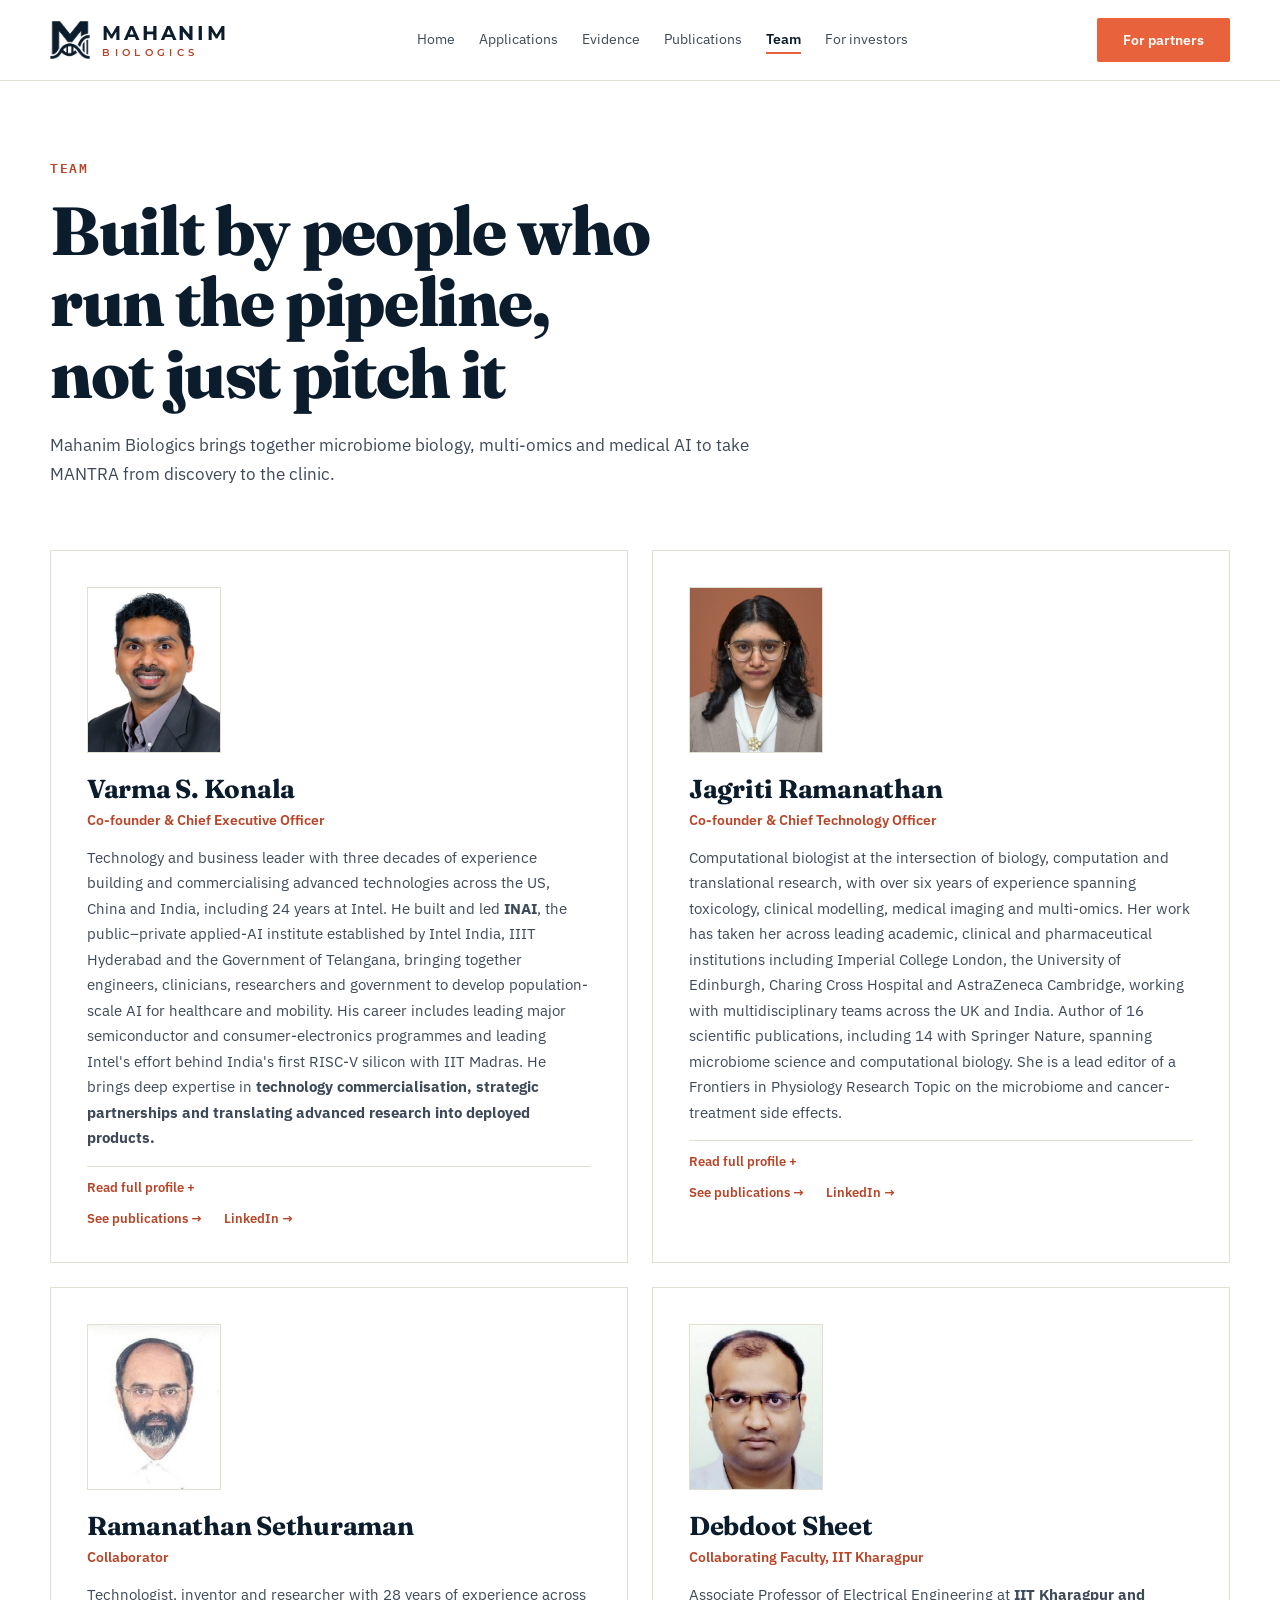
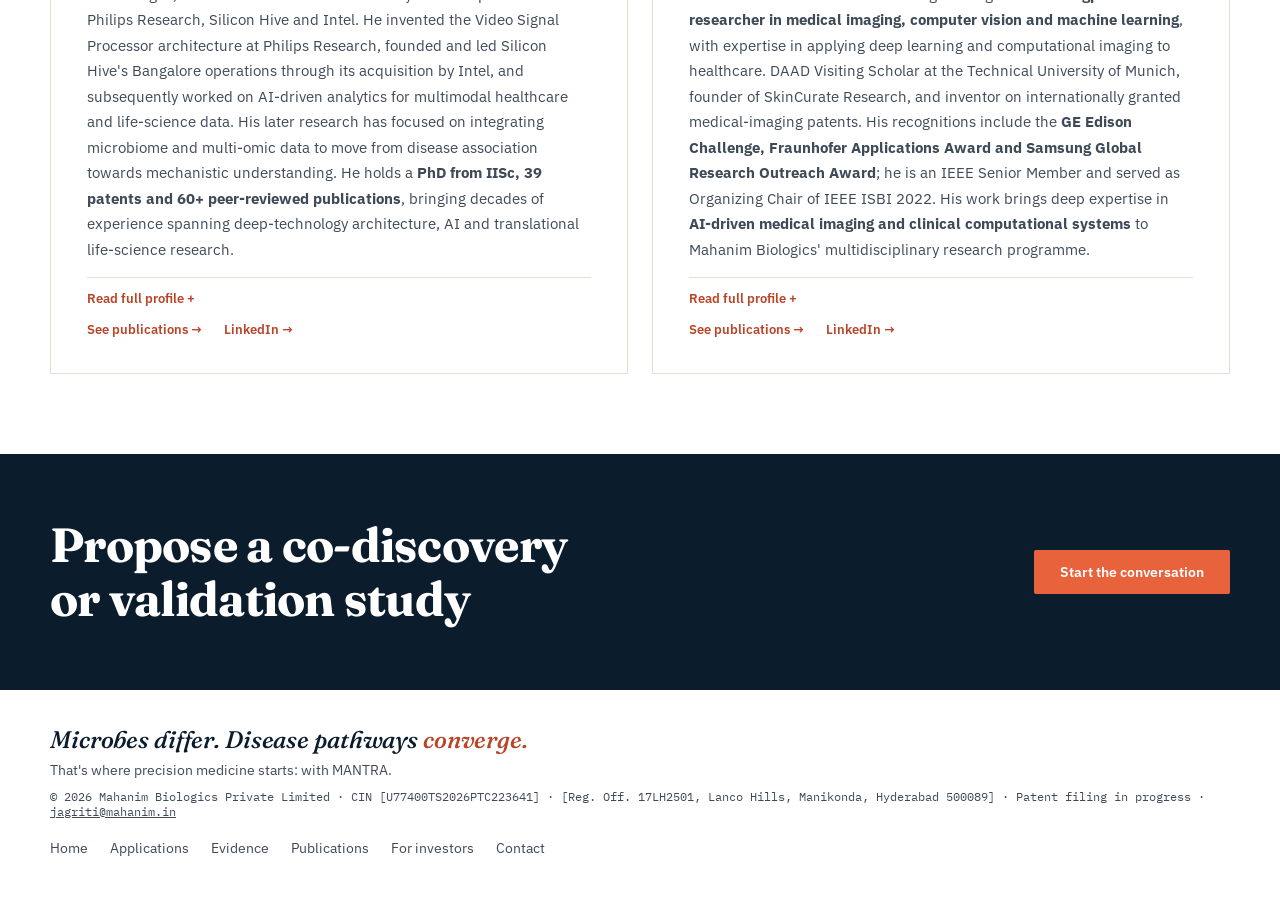
<file: team.html>
<!doctype html>
<html lang="en">
<head>
<meta charset="utf-8">
<meta name="viewport" content="width=device-width, initial-scale=1">
<meta name="description" content="The team building MANTRA at Mahanim Biologics, across microbiome biology, multi-omics and medical AI.">
<title>Team — Mahanim Biologics</title>
<link rel="icon" type="image/png" href="./assets/mahanim-icon.png">

<link rel="stylesheet" href="https://fonts.googleapis.com/css2?family=Fraunces:ital,opsz,wght@0,9..144,400;0,9..144,600;0,9..144,700;0,9..144,900;1,9..144,500&amp;family=Montserrat:wght@500;600;700;800&amp;family=IBM+Plex+Sans:wght@400;500;600;700&amp;family=IBM+Plex+Mono:wght@400;500;600&amp;display=swap">
<style>
  :root{
    --ink:#0B1C2C; --ink-soft:#3E4A58; --paper:#FFFFFF; --paper-2:#F7F3EA; --paper-3:#EFE8D8;
    --accent:#E8623C; --accent-deep:#B94427; --sage:#5F6E52; --line:#E1DED2;
    --font-display:'Fraunces',Georgia,serif; --font-body:'IBM Plex Sans',system-ui,sans-serif; --font-mono:'IBM Plex Mono',ui-monospace,monospace;
  }
  body{margin:0;background:var(--paper);color:var(--ink);font-family:var(--font-body);}
  a{color:inherit;text-decoration:none;}
  h1,h2,h3{font-family:var(--font-display);font-weight:600;margin:0;letter-spacing:-0.01em;}
  h1{font-weight:800;letter-spacing:-0.02em;}
  h2{line-height:1.15;}
  /* type scale */
  h1:not(.hero-title){font-size:clamp(40px,5.6vw,68px) !important;line-height:1.05 !important;}
  h2{font-size:clamp(30px,3.8vw,48px) !important;line-height:1.12 !important;letter-spacing:-0.015em;}
  .eyebrow{font-size:13px;}
  h1,h2,h3{text-wrap:balance;}
  .wordmark{display:flex;flex-direction:column;line-height:1;}
  .wm-main{font-family:'Montserrat',system-ui,sans-serif;font-weight:700;font-size:20px;letter-spacing:0.14em;color:var(--ink);}
  .wm-sub{font-family:'Montserrat',system-ui,sans-serif;font-weight:600;font-size:9.5px;letter-spacing:0.46em;color:var(--accent-deep);margin-top:5px;}
  .tagline{font-family:var(--font-display);font-style:italic;font-weight:500;letter-spacing:-0.005em;}
  .eyebrow{font-family:var(--font-mono);font-size:12.5px;font-weight:600;letter-spacing:0.13em;text-transform:uppercase;color:var(--accent-deep);}
  .nav-link{font-size:13.5px;color:var(--ink-soft);padding:4px 0;border-bottom:2px solid transparent;}
  .nav-link:hover{color:var(--ink);}
  .nav-active{color:var(--ink);font-weight:600;border-bottom:2px solid var(--accent);}
  .btn-primary{background:var(--accent);color:#fff;font-family:var(--font-body);font-weight:600;font-size:14px;padding:13px 26px;border-radius:2px;display:inline-flex;align-items:center;gap:8px;}
  .btn-primary:hover{background:var(--accent-deep);}
  .photo-img{width:132px;height:164px;object-fit:cover;object-position:center top;display:block;border:1px solid var(--line);background:var(--paper-2);}
.team-card{border:1px solid var(--line);background:var(--paper);padding:36px;}
  .photo-slot{width:132px;height:164px;border:1.5px dashed #B9B39F;background:var(--paper-2);display:flex;align-items:center;justify-content:center;font-family:var(--font-mono);font-size:11px;letter-spacing:.12em;text-transform:uppercase;color:var(--ink-soft);}
  .bio-more{margin-top:14px;border-top:1px solid var(--line);padding-top:12px;}
  .bio-more summary{cursor:pointer;font-size:13px;font-weight:600;color:var(--accent-deep);list-style:none;}
  .bio-more summary::-webkit-details-marker{display:none;}
  .bio-more summary::after{content:' +';}
  .bio-more[open] summary::after{content:' −';}
  .li-row{display:flex;gap:22px;flex-wrap:wrap;}
  .avatar{width:52px;height:52px;border-radius:50%;background:var(--ink);color:#fff;display:flex;align-items:center;justify-content:center;font-family:var(--font-display);font-size:19px;flex:none;}
  .li-link{display:inline-flex;align-items:center;gap:6px;font-size:12.5px;color:var(--accent-deep);font-weight:600;margin-top:14px;}
  .li-link:hover{text-decoration:underline;}
  .footer-link:hover{color:var(--accent) !important;}
  @media (max-width:880px){
    .hide-mobile{display:none !important;}
    .stack-mobile{flex-direction:column !important;}
    .grid-mobile-1{grid-template-columns:1fr !important;}
    .section-pad{padding-left:24px !important;padding-right:24px !important;}
  }
  .show-mobile{display:none;}
  .mnav{position:relative;}
  .mnav summary{list-style:none;cursor:pointer;font-family:var(--font-body);font-size:14px;font-weight:600;color:var(--ink);padding:0 16px;min-height:44px;border:1px solid var(--line);display:flex;align-items:center;gap:8px;box-sizing:border-box;}
  .mnav summary::-webkit-details-marker{display:none;}
  .mnav[open] summary{border-color:var(--ink);}
  .mnav-panel{position:absolute;right:0;top:calc(100% + 8px);background:#fff;border:1px solid var(--line);min-width:220px;display:flex;flex-direction:column;padding:8px 0;box-shadow:0 10px 28px rgba(11,28,44,0.10);}
  .mnav-panel a{padding:13px 20px;font-size:15px;color:var(--ink);}
  .mnav-panel a:hover{background:var(--paper-2);}
  .mnav-panel .mnav-cta{margin:8px 12px 4px;background:var(--accent);color:#fff;font-weight:600;text-align:center;}
  @media (max-width:880px){ .show-mobile{display:block !important;} }
</style>

</head>
<body>

<div style="width:100%;min-height:100vh;">

  <!-- NAV -->
  <div style="position:sticky;top:0;z-index:50;background:rgba(255,255,255,0.94);backdrop-filter:blur(6px);border-bottom:1px solid var(--line);">
    <div style="max-width:1180px;margin:0 auto;display:flex;align-items:center;justify-content:space-between;padding:18px 40px;" class="section-pad">
      <a href="index.html" style="display:flex;align-items:center;gap:12px;" aria-label="Mahanim Biologics home">
        <img src="./assets/mahanim-mark.png" alt="" style="height:38px;width:auto;display:block;">
        <span class="wordmark"><span class="wm-main">MAHANIM</span><span class="wm-sub">BIOLOGICS</span></span>
      </a>
      <div style="display:flex;align-items:center;gap:24px;" class="hide-mobile">
        <a href="index.html" class="nav-link">Home</a>
        <a href="applications.html" class="nav-link">Applications</a>
        <a href="evidence.html" class="nav-link">Evidence</a>
        <a href="publications.html" class="nav-link">Publications</a>
        <a href="team.html" class="nav-link nav-active">Team</a>
        <a href="investors.html" class="nav-link">For investors</a>
      </div>
      <details class="mnav show-mobile"><summary aria-label="Open site menu"><svg width="18" height="18" viewBox="0 0 24 24" fill="none" stroke="currentColor" stroke-width="2" stroke-linecap="round" aria-hidden="true"><path d="M4 7h16M4 12h16M4 17h16"></path></svg>Menu</summary><div class="mnav-panel"><a href="index.html">Home</a><a href="applications.html">Applications</a><a href="evidence.html">Evidence</a><a href="publications.html">Publications</a><a href="team.html">Team</a><a href="investors.html">For investors</a><a href="contact.html" class="mnav-cta">For partners</a></div></details>
      <a href="contact.html" class="btn-primary hide-mobile">For partners</a>
    </div>
  </div>

  <!-- HEADER -->
  <div style="max-width:1180px;margin:0 auto;padding:76px 40px 20px;" class="section-pad">
    <div class="eyebrow">Team</div>
    <h1 style="font-size:clamp(36px,5vw,60px);line-height:1.05;margin-top:16px;max-width:760px;">Built by people who run the pipeline, not just pitch it</h1>
    <p style="max-width:700px;font-size:17px;color:var(--ink-soft);line-height:1.7;margin-top:22px;">
      Mahanim Biologics brings together microbiome biology, multi-omics and medical AI
      to take MANTRA from discovery to the clinic.
    </p>
  </div>

  <!-- TEAM GRID -->
  <div style="max-width:1180px;margin:0 auto;padding:24px 40px 80px;" class="section-pad">
    <div style="display:grid;grid-template-columns:1fr 1fr;gap:24px;" class="grid-mobile-1">

      <div class="team-card">
        <img class="photo-img" src="./assets/varma-konala.jpg" alt="Varma S. Konala" width="132" height="164" loading="lazy">
        <h3 style="font-size:26px;font-weight:700;margin-top:22px;line-height:1.15;">Varma S. Konala</h3>
        <div style="font-size:14px;color:var(--accent-deep);font-weight:600;margin-top:6px;">Co-founder &amp; Chief Executive Officer</div>
        <p style="font-size:15px;color:var(--ink-soft);margin-top:16px;line-height:1.7;">Technology and business leader with three decades of experience building and commercialising advanced technologies across the US, China and India, including 24 years at Intel. He built and led <strong>INAI</strong>, the public–private applied-AI institute established by Intel India, IIIT Hyderabad and the Government of Telangana, bringing together engineers, clinicians, researchers and government to develop population-scale AI for healthcare and mobility. His career includes leading major semiconductor and consumer-electronics programmes and leading Intel's effort behind India's first RISC-V silicon with IIT Madras. He brings deep expertise in <strong>technology commercialisation, strategic partnerships and translating advanced research into deployed products.</strong></p>
        <details class="bio-more"><summary>Read full profile</summary><p style="font-size:14.5px;color:var(--ink-soft);line-height:1.7;margin:12px 0 0;">Technology and business leader with three decades of experience building, commercialising and scaling advanced technologies across the US, China and India, including 24 years at Intel Corporation. His career spans deep-technology architecture, product development, business development and applied artificial intelligence, with a particular track record of taking research-intensive technologies from concept through deployment.</p><p style="font-size:14.5px;color:var(--ink-soft);line-height:1.7;margin:12px 0 0;">At Intel India, he built and led <strong>INAI</strong>, a public–private applied-AI research institute established by Intel India, IIIT Hyderabad and the Government of Telangana. Under his leadership, INAI brought together engineers, clinicians, researchers and government stakeholders in a multidisciplinary team of around 50 people, developing and deploying AI systems at population scale. Its work included AI-enabled oral cancer screening and cardiovascular risk prediction in healthcare, as well as road-safety technologies for mobility.</p><p style="font-size:14.5px;color:var(--ink-soft);line-height:1.7;margin:12px 0 0;">Earlier in his career, he led the development and commercialisation of Intel's first successful consumer-electronics system-on-chip, and was instrumental in securing the largest IP set-top-box order placed by a telecom operator worldwide. He also led Intel's effort behind India's first RISC-V silicon in collaboration with IIT Madras.</p><p style="font-size:14.5px;color:var(--ink-soft);line-height:1.7;margin:12px 0 0;">He brings to Mahanim Biologics a rare combination of <strong>deep-technology expertise, large-scale commercialisation experience and the ability to build multidisciplinary research programmes that translate advanced AI from laboratory research into real-world systems.</strong></p></details>
        <div class="li-row"><a href="publications.html" class="li-link">See publications →</a><a href="https://www.linkedin.com/in/varmakonala/" class="li-link" target="_blank">LinkedIn →</a></div>
      </div>
      <div class="team-card">
        <img class="photo-img" src="./assets/jagriti-ramanathan.jpg" alt="Jagriti Ramanathan" width="132" height="164" loading="lazy">
        <h3 style="font-size:26px;font-weight:700;margin-top:22px;line-height:1.15;">Jagriti Ramanathan</h3>
        <div style="font-size:14px;color:var(--accent-deep);font-weight:600;margin-top:6px;">Co-founder &amp; Chief Technology Officer</div>
        <p style="font-size:15px;color:var(--ink-soft);margin-top:16px;line-height:1.7;">Computational biologist at the intersection of biology, computation and translational research, with over six years of experience spanning toxicology, clinical modelling, medical imaging and multi-omics. Her work has taken her across leading academic, clinical and pharmaceutical institutions including Imperial College London, the University of Edinburgh, Charing Cross Hospital and AstraZeneca Cambridge, working with multidisciplinary teams across the UK and India. Author of 16 scientific publications, including 14 with Springer Nature, spanning microbiome science and computational biology. She is a lead editor of a Frontiers in Physiology Research Topic on the microbiome and cancer-treatment side effects.</p>
        <details class="bio-more"><summary>Read full profile</summary><p style="font-size:14.5px;color:var(--ink-soft);line-height:1.7;margin:12px 0 0;">Computational biologist working at the intersection of biology, computation and translational research, with experience spanning both wet-lab and dry-lab science. Over six years, she has developed computational approaches across toxicology, clinical modelling, medical imaging and multi-omics, working across leading academic, clinical and pharmaceutical environments in the UK and India, including Imperial College London, the University of Edinburgh, Charing Cross Hospital and AstraZeneca Cambridge.</p><p style="font-size:14.5px;color:var(--ink-soft);line-height:1.7;margin:12px 0 0;">Her work has involved multidisciplinary and multinational collaborations across academia, hospitals and industry, translating complex biological and clinical data into computational models and actionable scientific insights. She is the author of 16 scientific publications, including 14 with Springer Nature, with a research record spanning microbiome science and computational biology. She is a lead editor of a Frontiers in Physiology Research Topic on the microbiome and cancer-treatment side effects.</p></details>
        <div class="li-row"><a href="publications.html" class="li-link">See publications →</a><a href="https://www.linkedin.com/in/jagriti-r-42655013a/" class="li-link" target="_blank">LinkedIn →</a></div>
      </div>
      <div class="team-card">
        <img class="photo-img" src="./assets/ramanathan-sethuraman.jpg" alt="Ramanathan Sethuraman" width="132" height="164" loading="lazy">
        <h3 style="font-size:26px;font-weight:700;margin-top:22px;line-height:1.15;">Ramanathan Sethuraman</h3>
        <div style="font-size:14px;color:var(--accent-deep);font-weight:600;margin-top:6px;">Collaborator</div>
        <p style="font-size:15px;color:var(--ink-soft);margin-top:16px;line-height:1.7;">Technologist, inventor and researcher with 28 years of experience across Philips Research, Silicon Hive and Intel. He invented the Video Signal Processor architecture at Philips Research, founded and led Silicon Hive's Bangalore operations through its acquisition by Intel, and subsequently worked on AI-driven analytics for multimodal healthcare and life-science data. His later research has focused on integrating microbiome and multi-omic data to move from disease association towards mechanistic understanding. He holds a <strong>PhD from IISc, 39 patents and 60+ peer-reviewed publications</strong>, bringing decades of experience spanning deep-technology architecture, AI and translational life-science research.</p>
        <details class="bio-more"><summary>Read full profile</summary><p style="font-size:14.5px;color:var(--ink-soft);line-height:1.7;margin:12px 0 0;">Technologist, inventor and deep-technology researcher with 28 years of R&amp;D experience spanning Philips Research in the Netherlands, Silicon Hive and Intel. His career has taken technologies from fundamental architecture and research through productisation and commercial deployment, with expertise spanning multimedia systems, computational architectures, machine learning and healthcare analytics.</p><p style="font-size:14.5px;color:var(--ink-soft);line-height:1.7;margin:12px 0 0;">At Philips Research, he invented the <strong>Video Signal Processor (VSP)</strong> architecture, which he subsequently helped commercialise through Silicon Hive. He founded Silicon Hive's Bangalore operations and led them as Director and Product Manager, transforming the technology into a commercial product platform subsequently deployed in Samsung's flagship television systems. Following Intel's acquisition of Silicon Hive in 2011, he held senior architecture and research roles at Intel.</p><p style="font-size:14.5px;color:var(--ink-soft);line-height:1.7;margin:12px 0 0;">His later work increasingly focused on healthcare and life-science analytics, including the use of AI and deep learning to interrogate multimodal biological and clinical data. His research has centred on integrating multi-omic information from the human host and its microbial communities to move beyond statistical correlation towards mechanistic understanding of disease. He has collaborated extensively with academic researchers, technology companies and healthcare organisations, and has mentored doctoral and master's researchers across Europe and India.</p><p style="font-size:14.5px;color:var(--ink-soft);line-height:1.7;margin:12px 0 0;">He holds a PhD from the <strong>Indian Institute of Science</strong>, awarded with the institute's medal for best doctoral thesis, and is an inventor on <strong>39 patents</strong> with <strong>more than 60 peer-reviewed publications</strong>. He brings to Mahanim Biologics decades of experience turning sophisticated computational architectures and scientific ideas into technologies with real-world impact, together with deep expertise in <strong>multimodal AI, microbiome research and multi-omic healthcare analytics</strong>.</p></details>
        <div class="li-row"><a href="publications.html" class="li-link">See publications →</a><a href="https://www.linkedin.com/in/ramanathan-sethuraman-27a12aba/" class="li-link" target="_blank">LinkedIn →</a></div>
      </div>
      <div class="team-card">
        <img class="photo-img" src="./assets/debdoot-sheet.jpg" alt="Debdoot Sheet" width="132" height="164" loading="lazy">
        <h3 style="font-size:26px;font-weight:700;margin-top:22px;line-height:1.15;">Debdoot Sheet</h3>
        <div style="font-size:14px;color:var(--accent-deep);font-weight:600;margin-top:6px;">Collaborating Faculty, IIT Kharagpur</div>
        <p style="font-size:15px;color:var(--ink-soft);margin-top:16px;line-height:1.7;">Associate Professor of Electrical Engineering at <strong>IIT Kharagpur and researcher in medical imaging, computer vision and machine learning</strong>, with expertise in applying deep learning and computational imaging to healthcare. DAAD Visiting Scholar at the Technical University of Munich, founder of SkinCurate Research, and inventor on internationally granted medical-imaging patents. His recognitions include the <strong>GE Edison Challenge, Fraunhofer Applications Award and Samsung Global Research Outreach Award</strong>; he is an IEEE Senior Member and served as Organizing Chair of IEEE ISBI 2022. His work brings deep expertise in <strong>AI-driven medical imaging and clinical computational systems</strong> to Mahanim Biologics' multidisciplinary research programme.</p>
        <details class="bio-more"><summary>Read full profile</summary><p style="font-size:14.5px;color:var(--ink-soft);line-height:1.7;margin:12px 0 0;">Associate Professor of Electrical Engineering at <strong>IIT Kharagpur</strong> and a researcher in medical imaging, computer vision and machine learning, with a focus on developing intelligent computational systems for healthcare. His research spans deep learning, computational imaging, biomedical systems and medical image analysis, with work addressing problems ranging from imaging physics and image reconstruction to automated diagnosis and clinical decision support.</p><p style="font-size:14.5px;color:var(--ink-soft);line-height:1.7;margin:12px 0 0;">He completed his PhD at IIT Kharagpur, with part of his doctoral research conducted at the <strong>Technical University of Munich as a DAAD Visiting Scholar</strong>. His research has produced internationally recognised work across medical imaging and computational healthcare, with publications in leading journals and conferences including <em>Medical Image Analysis</em>, <em>IEEE Transactions on Biomedical Engineering</em> and the IEEE International Symposium on Biomedical Imaging. He has also contributed to internationally granted intellectual property in medical imaging and computational diagnostics.</p><p style="font-size:14.5px;color:var(--ink-soft);line-height:1.7;margin:12px 0 0;">Alongside his academic work, he founded <strong>SkinCurate Research</strong>, a medical-imaging technology venture, and has led multidisciplinary research programmes connecting engineering, clinical medicine and industry. He has been involved in national-scale initiatives applying AI to healthcare, including work on AI-enabled radiology during the COVID-19 response. His recognitions include the <strong>GE Edison Challenge</strong>, <strong>Fraunhofer Applications Award</strong> and <strong>Samsung Global Research Outreach Award</strong>; he is an IEEE Senior Member and served as Organizing Chair of IEEE ISBI 2022.</p><p style="font-size:14.5px;color:var(--ink-soft);line-height:1.7;margin:12px 0 0;">He brings to Mahanim Biologics deep expertise in <strong>medical imaging, machine learning and the translation of computational research into clinically relevant technologies</strong>, complementing the company's expertise in biological data and multi-omics.</p></details>
        <div class="li-row"><a href="publications.html" class="li-link">See publications →</a><a href="https://in.linkedin.com/in/debdoot" class="li-link" target="_blank">LinkedIn →</a></div>
      </div>

    </div>
  </div>

  <!-- CTA -->
  <div style="background:var(--ink);padding:64px 40px;" class="section-pad">
    <div style="max-width:1180px;margin:0 auto;display:flex;justify-content:space-between;align-items:center;gap:24px;flex-wrap:wrap;">
      <h2 style="font-size:clamp(26px,3vw,36px);font-weight:700;color:#fff;max-width:560px;">Propose a co-discovery or validation study</h2>
      <a href="contact.html" class="btn-primary">Start the conversation</a>
    </div>
  </div>

  <!-- FOOTER -->
  <div style="padding:36px 40px;" class="section-pad">
    <div style="max-width:1180px;margin:0 auto;display:flex;justify-content:space-between;align-items:center;flex-wrap:wrap;gap:16px;">
      <div><div class="tagline" style="font-size:24px;line-height:1.2;color:var(--ink);">Microbes differ. Disease pathways <span style="color:var(--accent-deep);">converge.</span></div><div style="font-size:14px;color:var(--ink-soft);margin:6px 0 10px;">That's where precision medicine starts: with MANTRA.</div><div style="font-family:var(--font-mono);font-size:11.5px;color:var(--ink-soft);">© 2026 Mahanim Biologics Private Limited · CIN [U77400TS2026PTC223641] · [Reg. Off. 17LH2501, Lanco Hills, Manikonda, Hyderabad 500089] · Patent filing in progress · <a href="mailto:jagriti@mahanim.in" style="text-decoration:underline;">jagriti@mahanim.in</a></div></div>
      <div style="display:flex;gap:22px;flex-wrap:wrap;">
        <a href="index.html" class="nav-link footer-link">Home</a>
        <a href="applications.html" class="nav-link footer-link">Applications</a>
        <a href="evidence.html" class="nav-link footer-link">Evidence</a>
        <a href="publications.html" class="nav-link footer-link">Publications</a>
        <a href="investors.html" class="nav-link footer-link">For investors</a>
        <a href="contact.html" class="nav-link footer-link">Contact</a>
      </div>
    </div>
  </div>

</div>

</body>
</html>
</file>
